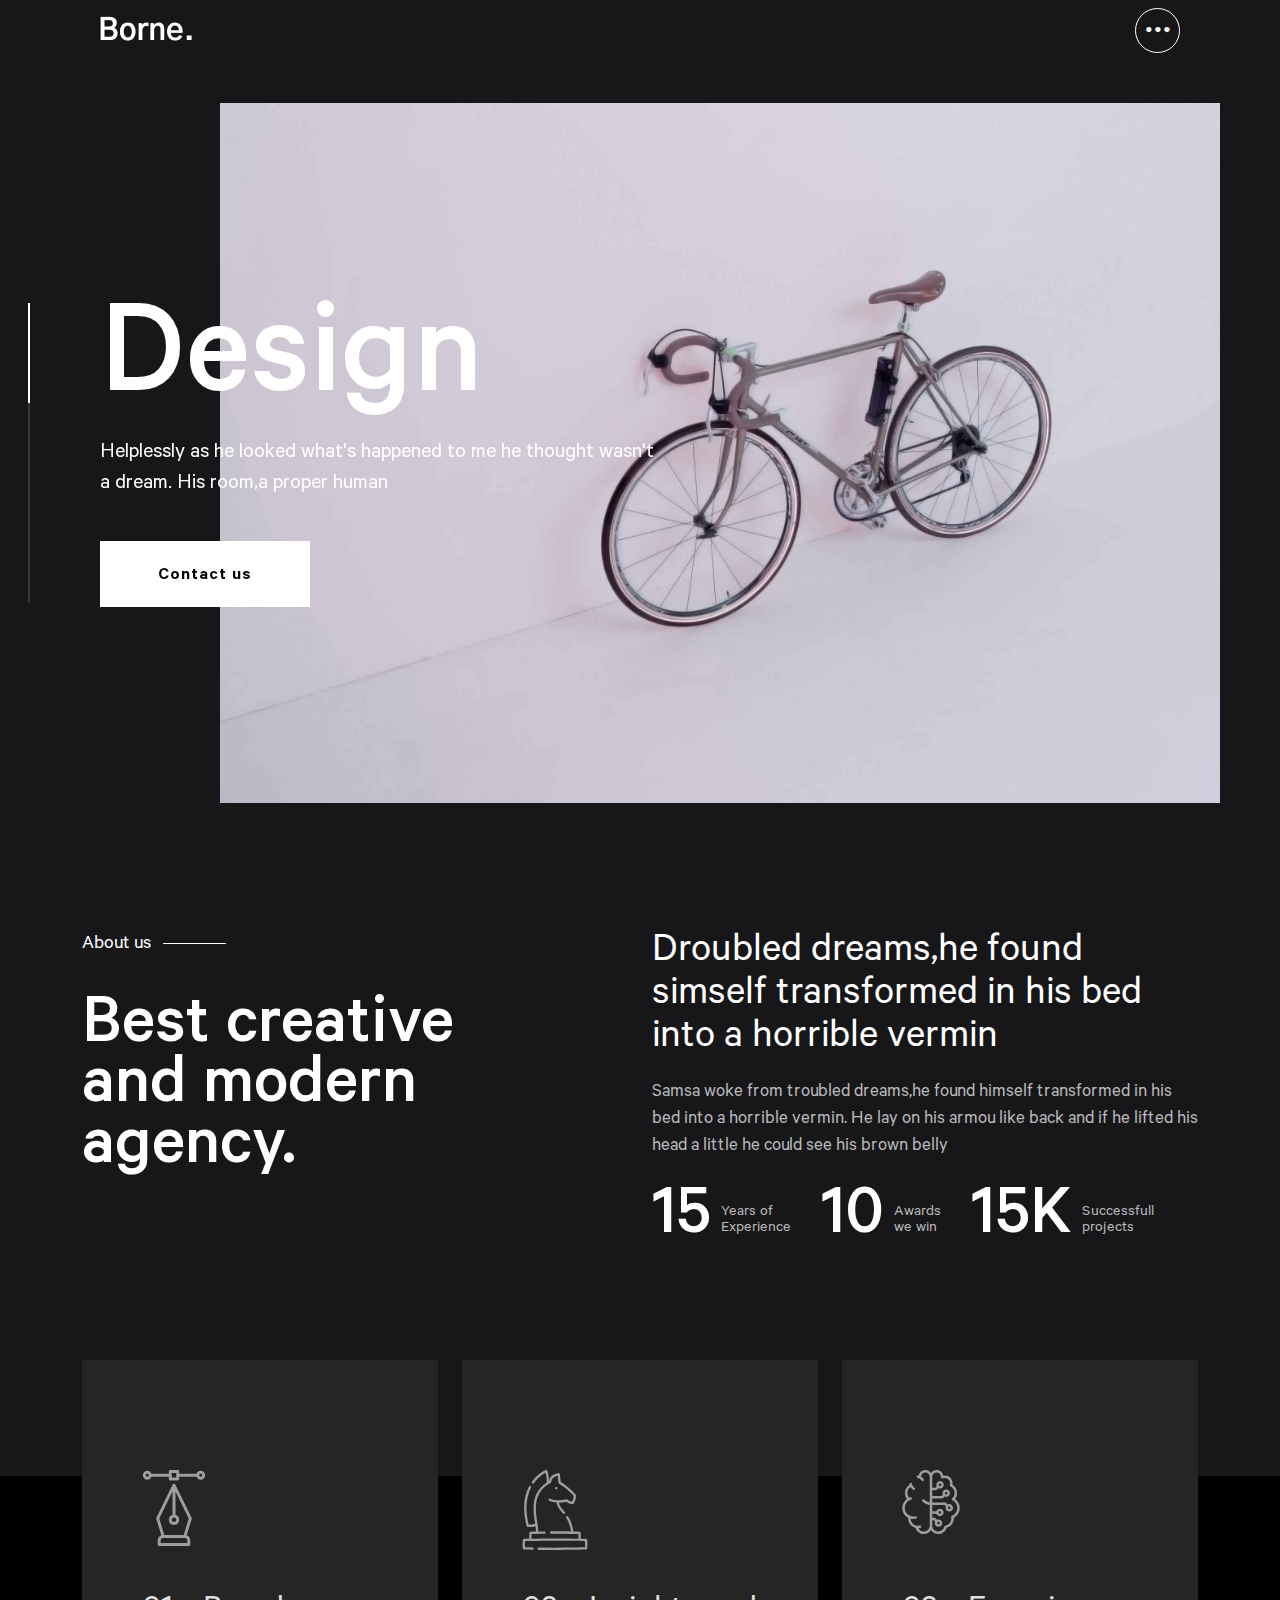
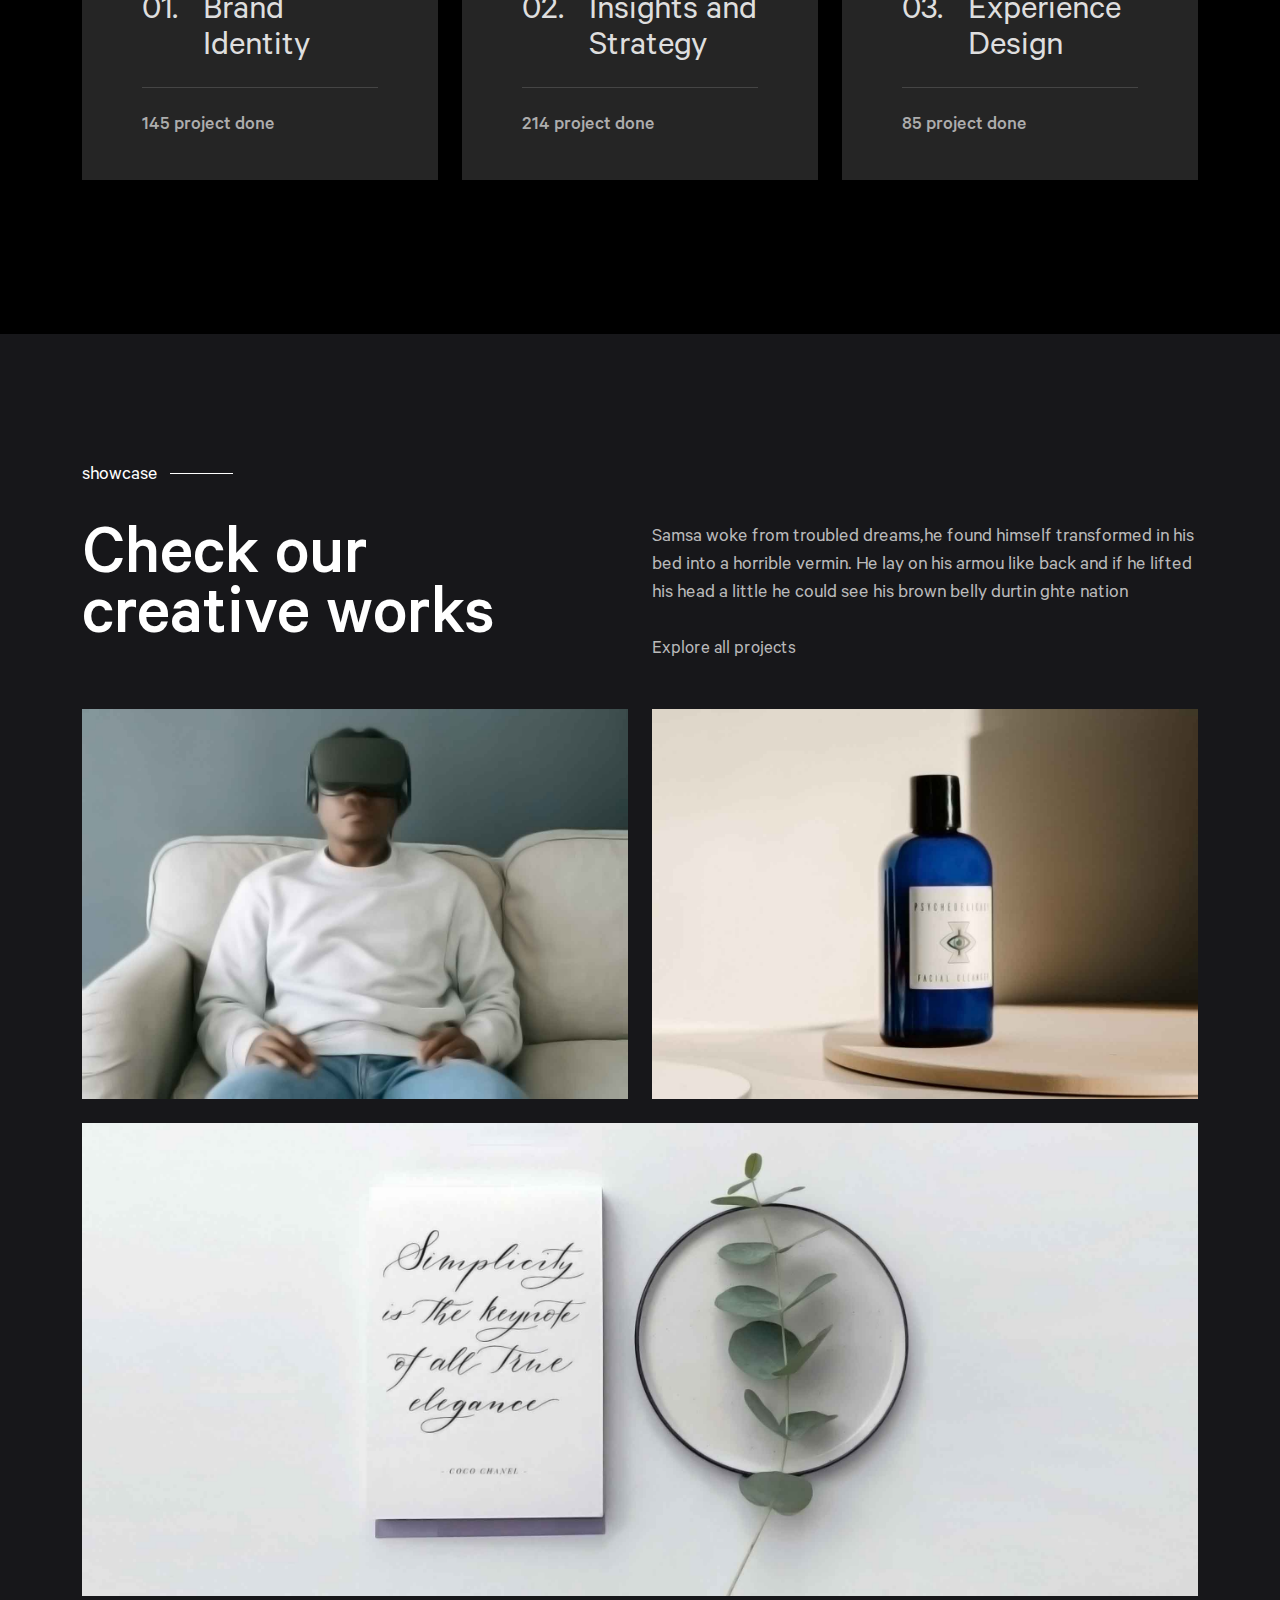
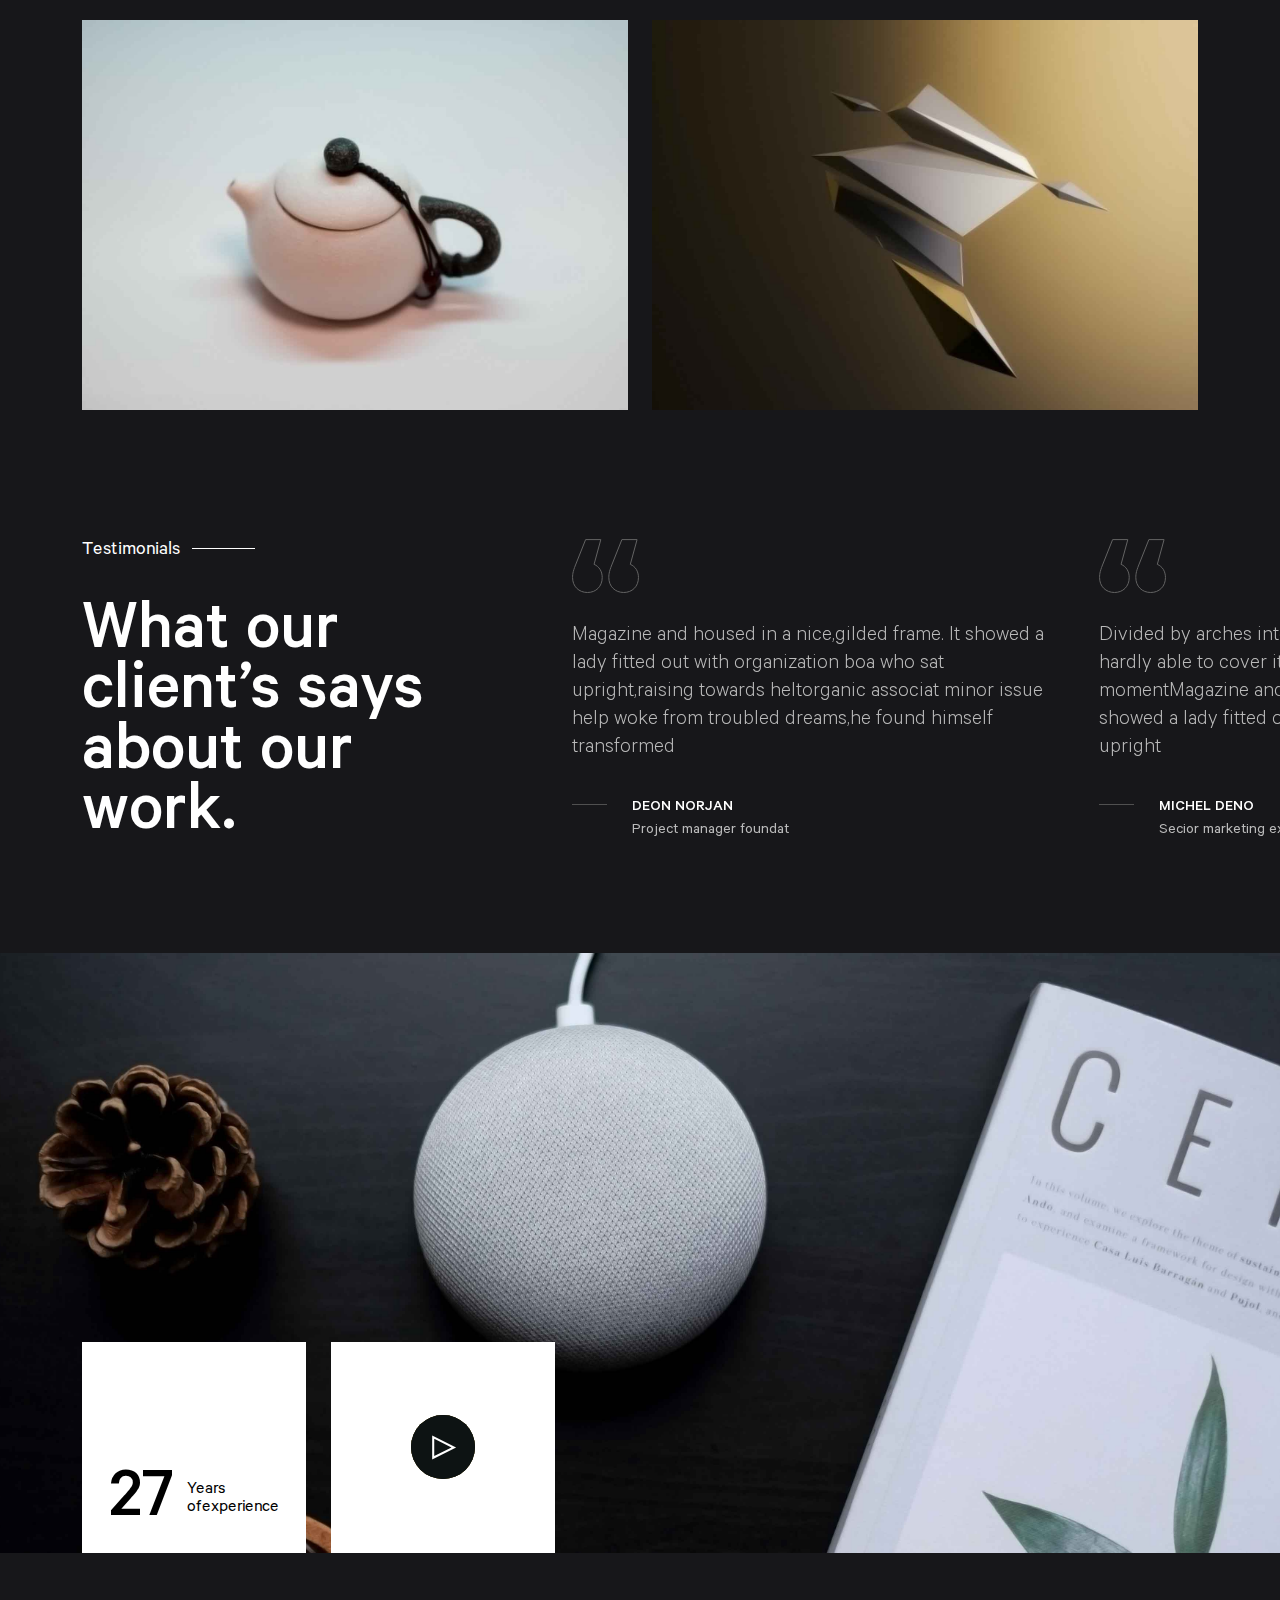
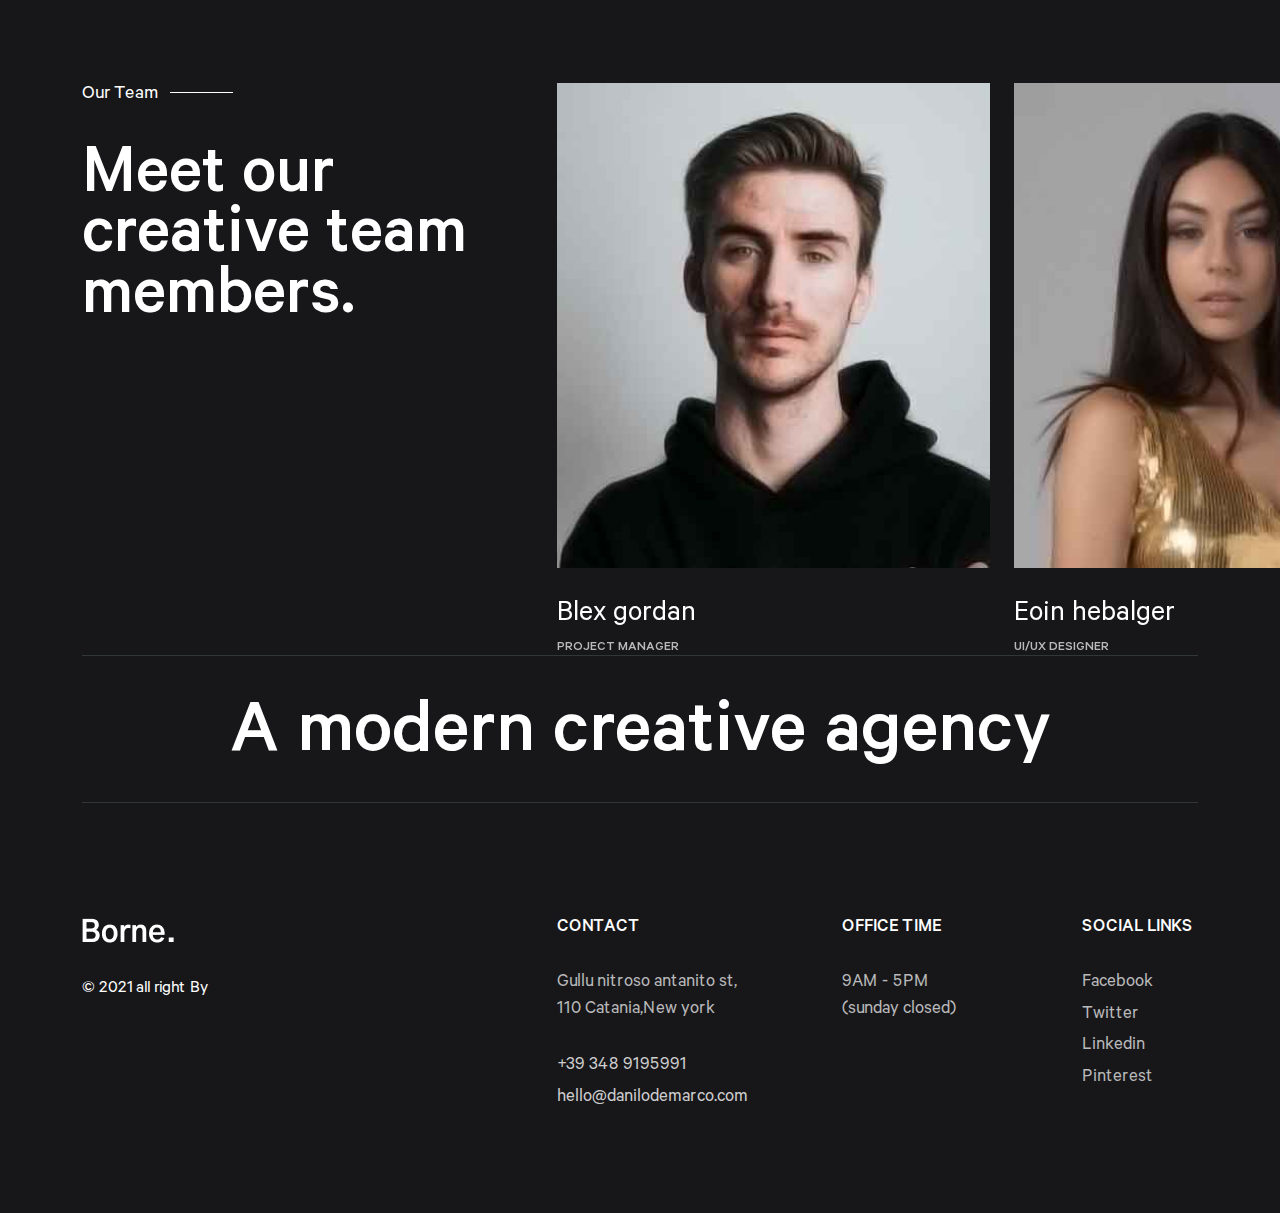
<file: index.html>
<!doctype html>
<html lang="en">
<head>
<meta charset="utf-8">
<meta name="viewport" content="width=device-width, initial-scale=1, shrink-to-fit=no">
<meta http-equiv="x-ua-compatible" content="ie=edge">
<title>Home V.1 - Borne - Agency Portfolio Template</title>
<!-- fraimwork - css include -->
<link rel="stylesheet" type="text/css" href="assets/css/bootstrap.min.css">
<!-- icon font - css include -->
<link rel="stylesheet" type="text/css" href="assets/css/fontawesome.css">
<!-- carousel - css include -->
<link rel="stylesheet" type="text/css" href="assets/css/slick.css">
<link rel="stylesheet" type="text/css" href="assets/css/slick-theme.css">
<!-- popup - css include -->
<link rel="stylesheet" type="text/css" href="assets/css/magnific-popup.css">
<!-- nice select - css include -->
<link rel="stylesheet" type="text/css" href="assets/css/nice-select.css">
<!-- custom - css include -->
<link rel="stylesheet" type="text/css" href="assets/css/style.css">
</head>
<body>
<!-- body_wrap - start -->
<div class="body_wrap"><!-- backtotop - start -->
  <div class="backtotop"><a href="#" class="scroll">Back to top </a></div>
  <!-- backtotop - end --><!-- preloader - start -->
  <div id="preloader"></div>
  <!-- live chat - end --><!-- header_section - start ================================================== -->
  <header class="header_section">
    <div class="header_container">
      <div class="brand_logo"><a class="brand_link" href="index.html"><img src="assets/images/logo/logo_white_1x.png" srcset="assets/images/logo/logo_white_2x.png 2x" alt="logo_not_found"></a></div>
      <nav class="main_menu navbar navbar-expand-lg">
        <button class="mobile_menu_btn navbar-toggler" type="button" data-bs-toggle="collapse" data-bs-target="#main_menu_dropdown" aria-controls="main_menu_dropdown" aria-expanded="false" aria-label="Toggle navigation"><i class="fal fa-bars"></i></button>
      </nav>
      <div class="header_info_wrap">
        <ul class="header_contact_info ul_li_block text-end text-uppercase">
          <li><a href="#!">borne@mail.com</a></li>
          <li><a href="#!">(012) 880 1681</a></li>
        </ul>
        <button type="button" class="moreinfo_sidebar_btn"><i class="fal fa-ellipsis-h"></i></button>
      </div>
    </div>
  </header>
  <!-- header_section - end ================================================== --><!-- main body - start ================================================== -->
  <main><!-- more info sidebar - start ================================================== -->
    <!-- more info sidebar - end ================================================== --><!-- slider_section - start ================================================== -->
    <section class="slider_section">
      <div class="main_slider">
        <div class="slider_item d-flex align-items-center" style="background-image: url(assets/images/slider/slider_1.jpg)">
          <div class="slider_content">
            <h3 data-animation="fadeInUp2" data-delay=".2s">Design</h3>
            <p data-animation="fadeInUp2" data-delay=".4s">Helplessly as he looked what's happened to me he thought wasn't a dream. His room,a proper human </p>
            <div data-animation="fadeInUp2" data-delay=".6s"><a class="btn btn_white" href="contact.html">Contact us</a></div>
          </div>
        </div>
        <div class="slider_item d-flex align-items-center" style="background-image: url(assets/images/slider/slider_2.jpg)">
          <div class="slider_content">
            <h3 data-animation="fadeInUp2" data-delay=".2s">Design</h3>
            <p data-animation="fadeInUp2" data-delay=".4s">Helplessly as he looked what's happened to me he thought wasn't a dream. His room,a proper human </p>
            <div data-animation="fadeInUp2" data-delay=".6s"><a class="btn btn_white" href="contact.html">Contact us</a></div>
          </div>
        </div>
        <div class="slider_item d-flex align-items-center" style="background-image: url(assets/images/slider/slider_3.jpg)">
          <div class="slider_content">
            <h3 data-animation="fadeInUp2" data-delay=".2s">Design</h3>
            <p data-animation="fadeInUp2" data-delay=".4s">Helplessly as he looked what's happened to me he thought wasn't a dream. His room,a proper human </p>
            <div data-animation="fadeInUp2" data-delay=".6s"><a class="btn btn_white" href="contact.html">Contact us</a></div>
          </div>
        </div>
      </div>
    </section>
    <!-- slider_section - end ================================================== --><!-- about_section - start ================================================== -->
    <section class="about_section section_space pb-0">
      <div class="container">
        <div class="row justify-content-lg-between">
          <div class="col-lg-5 col-md-5">
            <div class="section_title">
              <h2 class="small_title">About us <span class="line"></span></h2>
              <h3 class="big_title text_effect_wrap"><span class="text_effect_wrap1"><span class="text_effect_wrap2"><span class="text_effect_wrap3">Best creative </span></span></span><span class="text_effect_wrap1"><span class="text_effect_wrap2"><span class="text_effect_wrap3">and modern </span></span></span><span class="text_effect_wrap1"><span class="text_effect_wrap2"><span class="text_effect_wrap3">agency.</span></span></span></h3>
            </div>
          </div>
          <div class="col-lg-6 col-md-7">
            <div class="about_content">
              <h3 class="about_title text_effect_wrap"><span class="text_effect_wrap1"><span class="text_effect_wrap2"><span class="text_effect_wrap3">Droubled dreams,he found </span></span></span><span class="text_effect_wrap1"><span class="text_effect_wrap2"><span class="text_effect_wrap3">simself transformed in his bed </span></span></span><span class="text_effect_wrap1"><span class="text_effect_wrap2"><span class="text_effect_wrap3">into a horrible vermin</span></span></span></h3>
              <p class="mb-0">Samsa woke from troubled dreams,he found himself transformed in his bed into a horrible vermin. He lay on his armou like back and if he lifted his head a little he could see his brown belly </p>
            </div>
            <ul class="funfact_list ul_li">
              <li>
                <h4>15</h4>
                <p><span class="d-block">Years of</span>Experience </p>
              </li>
              <li>
                <h4>10</h4>
                <p><span class="d-block">Awards</span>we win </p>
              </li>
              <li>
                <h4>15K</h4>
                <p><span class="d-block">Successfull</span>projects </p>
              </li>
            </ul>
          </div>
        </div>
      </div>
    </section>
    <!-- about_section - end ================================================== --><!-- service_section - start ================================================== -->
    <section class="service_section decoration_wrap section_space">
      <div class="decoration_item service_sec_bg"></div>
      <div class="container">
        <div class="row justify-content-center">
          <div class="col-lg-4 col-md-6">
            <div class="service_box_layout">
              <div class="item_icon">
                <svg width="64" height="76" viewBox="0 0 64 76" fill="none" xmlns="http://www.w3.org/2000/svg">
                  <path d="M33.3339 14.4889C32.8096 13.3872 31.1907 13.3875 30.6666 14.4889L14.3846 47.8047C14.2201 48.1413 14.189 48.5277 14.2975 48.8863L19.276 65.3448C17.1777 66.1192 15.6775 68.1393 15.6775 70.5033V74.5152C15.6775 75.335 16.342 75.9996 17.1619 75.9996L46.8387 76C47.2324 76 47.61 75.8436 47.8883 75.5653C48.1667 75.2869 48.3231 74.9093 48.3231 74.5157V70.5037C48.3231 68.1399 46.8229 66.1196 44.7247 65.3453L49.7036 48.8865C49.8121 48.5279 49.7809 48.1415 49.6164 47.8048L33.3339 14.4889ZM32.0005 47.4827C33.2282 47.4827 34.227 48.4815 34.227 49.7093C34.1047 52.6631 29.8956 52.6621 29.7738 49.7093C29.7739 48.4815 30.7727 47.4827 32.0005 47.4827ZM45.3544 73.0313L18.6462 73.0308V70.5033C18.6462 69.1158 19.7699 67.9861 21.1549 67.976C21.1704 67.9761 21.1858 67.9761 21.2013 67.9758L42.7964 67.9763C42.814 67.9767 42.8317 67.9767 42.8494 67.9764C44.2328 67.9885 45.3544 69.1176 45.3544 70.5037V73.0313ZM41.7253 65.0077L22.2755 65.0073L17.3078 48.5847L30.5162 21.558V44.7301C28.3725 45.3703 26.8053 47.3603 26.8053 49.7094C27.0908 56.6018 36.9116 56.5995 37.196 49.7094C37.196 47.3603 35.6288 45.3703 33.4851 44.7301V21.5592L46.6933 48.5852L41.7253 65.0077Z" fill="#9E9E9E"/>
                  <path d="M58.7188 0.742182C56.7836 0.742182 55.1327 1.98311 54.5201 3.71091H37.1955V1.48436C37.1955 0.664549 36.531 0 35.7112 0H28.2893C27.4695 0 26.805 0.664549 26.805 1.48436V3.71091H9.48052C7.76015 -0.937524 0.923316 0.175748 0.828613 5.19527C0.923761 10.2155 7.76089 11.3273 9.48038 6.67963H26.805V8.90618C26.805 9.72599 27.4695 10.3905 28.2893 10.3905H35.7112C36.531 10.3905 37.1955 9.72599 37.1955 8.90618V6.67963H54.5201C56.2411 11.3287 63.0772 10.2142 63.1719 5.19527C63.1719 2.73984 61.1742 0.742182 58.7188 0.742182ZM5.2817 6.67963C4.46323 6.67963 3.79734 6.01375 3.79734 5.19527C3.87883 3.22597 6.68487 3.22656 6.76607 5.19527C6.76607 6.01375 6.10033 6.67963 5.2817 6.67963ZM34.2268 7.42182H29.7737V2.96873H34.2268V7.42182ZM58.7188 6.67963C57.9003 6.67963 57.2344 6.01375 57.2344 5.19527C57.3159 3.22597 60.122 3.22656 60.2032 5.19527C60.2032 6.01375 59.5373 6.67963 58.7188 6.67963Z" fill="#9E9E9E"/>
                </svg>
              </div>
              <div class="item_title_wrap"><span class="serial_number">01.</span>
                <h3 class="item_title mb-0"><span class="d-block">Brand</span>Identity </h3>
              </div>
              <p class="mb-0">145 project done</p>
            </div>
          </div>
          <div class="col-lg-4 col-md-6">
            <div class="service_box_layout">
              <div class="item_icon">
                <svg width="66" height="80" viewBox="0 0 66 80" fill="none" xmlns="http://www.w3.org/2000/svg">
                  <path d="M65.21 69.9494C65.1453 69.3674 64.6609 68.9227 64.0756 68.9075C64.0204 68.9061 62.027 68.855 58.7939 68.7899C58.82 66.018 58.6418 62.9756 58.6329 62.8295C58.5972 62.2238 58.1047 61.7456 57.4981 61.7275C57.4445 61.726 55.062 61.656 51.384 61.5775C50.6503 55.7939 48.984 51.0075 46.1695 46.5874C45.8218 46.0416 45.0975 45.8806 44.5517 46.2283C44.0058 46.576 43.8451 47.3002 44.1926 47.8461C46.7589 51.8766 48.3033 56.2533 49.0142 61.5295C44.5137 61.4438 38.7395 61.3627 32.9997 61.3627C31.7495 61.3627 30.4376 61.3664 29.1003 61.3741C28.4531 61.3777 27.9315 61.9053 27.9351 62.5527C27.9387 63.1975 28.4628 63.7178 29.1068 63.7178H29.1137C30.4465 63.7102 31.7539 63.7064 32.9997 63.7064C42.9903 63.7064 53.0911 63.953 56.3475 64.0402C56.3984 65.1725 56.4651 67.0278 56.4503 68.7444C50.4575 68.633 41.6972 68.5053 32.9998 68.5053C24.3025 68.5053 15.542 68.633 9.54935 68.7444C9.5345 67.0278 9.60107 65.1725 9.65216 64.04C11.7447 63.9841 16.6617 63.8617 22.5292 63.7824C23.1764 63.7736 23.6939 63.2419 23.685 62.5947C23.6762 61.9475 23.1428 61.4249 22.4973 61.4389C20.2342 61.4696 18.1123 61.5066 16.2379 61.5438C16.2818 58.802 15.7909 55.5383 15.2329 51.8374C14.2567 45.3624 13.1503 38.0235 14.557 31.0088C16.1679 22.9764 20.8348 16.9775 28.8247 12.6694C29.2172 12.4578 29.4554 12.0417 29.4397 11.5961C29.4392 11.5838 29.4184 10.3163 30.2423 8.93971C31.2579 7.24252 33.0767 6.13283 35.657 5.63252L36.4233 12.8591C36.4631 13.2347 36.6819 13.5685 37.0106 13.7549C37.0953 13.803 45.4387 18.5811 51.6429 25.8216C51.6318 26.8545 51.4597 29.7794 49.9498 31.783C48.9661 31.5192 47.0072 30.8681 45.279 29.5321C44.9823 29.3028 44.5942 29.2295 44.2345 29.3339C44.1465 29.3596 35.3759 31.8514 28.162 28.6356C27.5711 28.3722 26.8779 28.6378 26.6145 29.2289C26.3511 29.82 26.6167 30.513 27.2078 30.7764C29.6481 31.8641 32.21 32.3721 34.6036 32.5516C34.9808 36.3452 37.2472 39.0439 39.837 42.1256C40.2318 42.5955 40.6403 43.0813 41.05 43.5808C41.2817 43.8633 41.6179 44.0094 41.9567 44.0094C42.2183 44.0094 42.4814 43.9222 42.6993 43.7436C43.1997 43.333 43.2726 42.5946 42.8622 42.0942C42.4434 41.5839 42.0308 41.0927 41.6314 40.6177C39.2925 37.8345 37.3887 35.5675 36.9756 32.631C40.3726 32.6066 43.1564 32.021 44.3184 31.7349C47.062 33.6649 50.0389 34.216 50.1714 34.2397C50.5586 34.3083 50.9533 34.18 51.2245 33.8966C54.2228 30.765 53.9914 25.5461 53.9801 25.3253C53.967 25.0706 53.8712 24.8272 53.7072 24.6319C48.0303 17.8714 40.7122 13.236 38.6915 12.0241L37.8583 4.16565C37.8253 3.85487 37.6695 3.56987 37.4253 3.37455C37.1811 3.17924 36.8689 3.08893 36.5586 3.12518C31.615 3.69533 29.3014 5.94737 28.2309 7.73612C27.4795 8.99143 27.2228 10.1805 27.1372 10.9224C27.1145 10.935 27.0928 10.9481 27.0701 10.9608C26.9779 5.24924 25.3712 0.955804 25.2947 0.754866C25.1817 0.458616 24.9537 0.220804 24.6625 0.0954915C24.3715 -0.0299772 24.0418 -0.0315397 23.749 0.090179C23.4376 0.219867 16.0506 3.36362 9.9495 11.8186C9.57075 12.3433 9.68919 13.076 10.214 13.4547C10.7386 13.8333 11.4714 13.715 11.8501 13.1902C16.1692 7.20487 21.2617 4.02362 23.4989 2.82393C24.0183 4.62752 24.8495 8.22393 24.7161 12.3936C17.8901 16.8892 13.8015 22.8561 12.2589 30.5481C10.7712 37.9661 11.9103 45.5211 12.9151 52.1867C12.9973 52.7314 13.0778 53.2658 13.1553 53.7902C10.6845 54.577 8.03232 54.6639 6.72466 54.647C3.05341 40.1441 3.84091 27.7171 9.0681 17.6991C9.36747 17.1252 9.14497 16.4174 8.57122 16.118C7.99732 15.8188 7.28951 16.0411 6.99013 16.6149C1.38372 27.3599 0.60513 40.64 4.67576 56.0863C4.80294 56.5694 5.22263 56.9186 5.72076 56.9561C5.78091 56.9606 6.26435 56.995 7.02435 56.995C8.49685 56.995 11.0068 56.8653 13.4861 56.1395C13.7531 58.172 13.9262 60.007 13.8931 61.5928C10.6215 61.665 8.53638 61.7266 8.50091 61.7275C7.89435 61.7456 7.40201 62.2238 7.36607 62.8295C7.35732 62.9756 7.17919 66.0181 7.20513 68.7899C3.97201 68.855 1.97841 68.9061 1.92341 68.9075C1.3381 68.9227 0.853725 69.3674 0.789037 69.9494C0.769662 70.1235 0.320131 74.262 0.788724 78.5538C0.852474 79.1366 1.33716 79.5828 1.92341 79.598C1.95732 79.5989 5.36122 79.6864 10.4814 79.7788C11.1226 79.7939 11.6626 79.2752 11.6742 78.6281C11.6858 77.9811 11.1706 77.447 10.5236 77.4353C7.07372 77.3733 4.40529 77.3133 3.02513 77.2805C2.84044 74.8278 2.94341 72.5028 3.03263 71.2249C6.7781 71.1366 19.9617 70.8492 32.9993 70.8492C46.037 70.8492 59.2206 71.1366 62.9661 71.2249C63.0553 72.503 63.1581 74.8278 62.9736 77.2805C59.2383 77.3685 46.0458 77.6563 32.9997 77.6563C28.0354 77.6563 22.5542 77.615 16.7083 77.5341C16.7026 77.5339 16.6972 77.5339 16.6917 77.5339C16.052 77.5339 15.5292 78.048 15.5203 78.6895C15.5112 79.3369 16.0286 79.8686 16.6758 79.8777C22.5326 79.9588 28.0247 80 32.9997 80C48.36 80 63.9201 79.602 64.0756 79.598C64.6618 79.5828 65.1465 79.1367 65.2103 78.5538C65.6789 74.2619 65.2293 70.1235 65.21 69.9494Z" fill="#9E9E9E"/>
                  <path d="M35.4404 18.1742C35.4404 17.5269 34.9156 17.0022 34.2681 17.0022C33.6205 17.0022 33.0957 17.5269 33.0957 18.1742C33.0957 18.8216 33.6205 19.3463 34.2681 19.3463C34.9156 19.3463 35.4404 18.8216 35.4404 18.1742Z" fill="#9E9E9E"/>
                </svg>
              </div>
              <div class="item_title_wrap"><span class="serial_number">02.</span>
                <h3 class="item_title mb-0"><span class="d-block">Insights and</span>Strategy </h3>
              </div>
              <p class="mb-0">214 project done</p>
            </div>
          </div>
          <div class="col-lg-4 col-md-6">
            <div class="service_box_layout">
              <div class="item_icon">
                <svg width="58" height="64" viewBox="0 0 58 64" fill="none" xmlns="http://www.w3.org/2000/svg">
                  <path d="M57.75 37.9749C57.75 34.2979 55.9681 30.959 53.0078 28.9236C54.3516 27.2294 55.1 25.1169 55.1 22.9251C55.1 19.5429 53.3068 16.4089 50.4539 14.6734C50.551 14.182 50.6 13.6811 50.6 13.175C50.6 8.92925 47.1459 5.475 42.9 5.475C42.3708 5.475 41.8503 5.52762 41.3416 5.63237C40.7655 2.434 37.9618 0 34.6 0C32.2886 0 30.2411 1.1505 29 2.909C27.7589 1.1505 25.7114 0 23.4 0C20.0381 0 17.2341 2.43462 16.6583 5.63312C16.4404 5.58837 16.2202 5.55275 15.9982 5.527C15.3121 5.44712 14.6919 5.93825 14.612 6.624C14.5321 7.30963 15.0234 7.93025 15.709 8.01013C16.2471 8.07288 16.7693 8.219 17.2611 8.44425C17.2664 8.44675 17.2711 8.44975 17.2764 8.45225C18.2581 8.90475 19.0629 9.63863 19.6033 10.5747C19.8349 10.9757 20.255 11.2 20.687 11.2C20.899 11.2 21.114 11.1459 21.3109 11.0323C21.9088 10.6871 22.1136 9.92262 21.7685 9.32475C21.108 8.18087 20.1807 7.2415 19.0599 6.57137C19.204 4.30237 21.095 2.5 23.4 2.5C25.7986 2.5 27.75 4.45138 27.75 6.85V32.3669C25.6472 32.0964 23.7029 31.1478 22.1791 29.624C21.691 29.1361 20.8995 29.136 20.4114 29.624C19.9231 30.1121 19.9231 30.9036 20.4114 31.3919C22.4083 33.3887 24.978 34.6042 27.75 34.8857V55.425C27.75 58.7747 25.0247 61.5 21.675 61.5C19.365 61.5 17.3009 60.1865 16.2782 58.2142C16.9772 58.1831 17.6715 58.0774 18.3476 57.8961C19.0144 57.7174 19.4101 57.0319 19.2314 56.3651C19.0525 55.6982 18.3671 55.3022 17.7003 55.4814C16.7241 55.743 15.6895 55.7943 14.6941 55.631C14.6909 55.6305 14.6877 55.6304 14.6845 55.6299C11.2494 55.0675 8.7495 52.1525 8.70212 48.6753C9.53362 48.8735 10.3856 48.975 11.2499 48.975C12.2104 48.975 13.1683 48.8489 14.0968 48.6001C14.7636 48.4215 15.1594 47.7361 14.9807 47.0694C14.8021 46.4025 14.117 46.0065 13.4499 46.1854C12.7321 46.3775 11.992 46.475 11.2498 46.475C10.1529 46.475 9.081 46.2665 8.06388 45.8554C8.0555 45.852 8.04688 45.8498 8.0385 45.8466C4.82525 44.5343 2.75 41.4478 2.75 37.9749C2.75 34.7079 4.57088 31.7862 7.5035 30.3436C7.51075 30.3403 7.51813 30.338 7.52538 30.3345C8.01338 30.0966 8.52625 29.9047 9.04988 29.7645C9.71675 29.5859 10.1125 28.9006 9.934 28.2337C9.7555 27.5669 9.06975 27.1707 8.40312 27.3498C8.01462 27.4539 7.6315 27.5821 7.25562 27.7286C6.06862 26.4195 5.4 24.7076 5.4 22.925C5.4 20.5756 6.56838 18.388 8.45638 17.0639C9.12725 18.2095 10.0864 19.1715 11.2501 19.8433C11.447 19.9569 11.6619 20.011 11.874 20.011C12.306 20.011 12.7261 19.7867 12.9576 19.3857C13.3029 18.7879 13.098 18.0235 12.5001 17.6782C11.4225 17.056 10.6028 16.0666 10.1919 14.8923C10.1901 14.8871 10.1876 14.8825 10.1859 14.8774C10.0634 14.5236 9.97888 14.156 9.9355 13.7843C9.8555 13.0986 9.2345 12.6084 8.54912 12.6876C7.86337 12.7676 7.37238 13.3883 7.45238 14.0741C7.47588 14.2748 7.50725 14.4749 7.5465 14.6733C4.6935 16.4088 2.9 19.5429 2.9 22.925C2.9 25.1167 3.64825 27.2294 4.99225 28.9235C2.03187 30.959 0.25 34.2979 0.25 37.9749C0.25 42.1513 2.5685 45.8961 6.23375 47.7675C6.21125 48.0363 6.2 48.3061 6.2 48.5751C6.2 50.8798 7.02562 53.1106 8.525 54.8573C9.8245 56.3709 11.558 57.4422 13.4719 57.9285C14.5582 61.4923 17.883 64 21.675 64C24.7734 64 27.493 62.3484 29 59.8792C30.507 62.3484 33.2267 64 36.325 64C40.1171 64 43.4419 61.4923 44.5281 57.9285C46.442 57.4421 48.1755 56.3709 49.475 54.8573C50.9744 53.1106 51.8 50.8798 51.8 48.5751C51.8 48.3061 51.7887 48.0363 51.7663 47.7675C55.4314 45.8961 57.75 42.1513 57.75 37.9749ZM49.936 45.8573C49.3844 46.0804 49.0666 46.6616 49.1764 47.2464C49.2584 47.6835 49.3 48.1305 49.3 48.575C49.3 52.0991 46.7798 55.0667 43.3076 55.6312C42.7929 55.7149 42.3843 56.1092 42.2822 56.6206C41.7185 59.448 39.2131 61.5 36.325 61.5C32.9753 61.5 30.25 58.7747 30.25 55.425V50.254H31.8636L33.1166 51.5071C32.4528 52.9007 32.6963 54.6223 33.8485 55.7745C34.5796 56.5056 35.5399 56.871 36.5001 56.871C37.4604 56.871 38.4207 56.5055 39.1517 55.7745C40.6139 54.3124 40.6139 51.9334 39.1517 50.4711C37.9995 49.3189 36.278 49.0754 34.8844 49.7393L33.2653 48.12C33.0309 47.8856 32.7129 47.7539 32.3814 47.7539H30.25V43.6994H34.3595C34.5397 44.2115 34.834 44.6921 35.2429 45.101C35.974 45.8321 36.9342 46.1975 37.8945 46.1975C38.8548 46.1975 39.8151 45.8319 40.5461 45.101C42.0081 43.6389 42.0081 41.2599 40.5461 39.7976C39.084 38.3356 36.7049 38.3356 35.2427 39.7976C34.8339 40.2065 34.5395 40.6871 34.3594 41.1994H30.25V34.9491H42.6335L43.8849 36.2006C43.6463 36.6993 43.52 37.2487 43.52 37.8179C43.52 38.8196 43.9101 39.7614 44.6184 40.4696C45.3495 41.2006 46.3097 41.566 47.27 41.566C48.2303 41.566 49.1906 41.2005 49.9217 40.4696C50.63 39.7612 51.02 38.8196 51.02 37.8179C51.02 36.8161 50.63 35.8745 49.9217 35.1662C48.7695 34.014 47.048 33.7706 45.6544 34.4344L44.0353 32.8151C43.8009 32.5807 43.4829 32.449 43.1514 32.449H30.25V28.5443H40.0976C40.4291 28.5443 40.7471 28.4125 40.9815 28.1781L42.599 26.5606C43.0976 26.7992 43.6472 26.9256 44.2164 26.9256C45.2181 26.9256 46.1598 26.5355 46.868 25.8272C47.5762 25.119 47.9664 24.1772 47.9664 23.1755C47.9664 22.1738 47.5762 21.2321 46.868 20.5239C46.1598 19.8156 45.218 19.4255 44.2164 19.4255C43.2147 19.4255 42.273 19.8156 41.5648 20.5239C40.8564 21.2321 40.4664 22.1738 40.4664 23.1755C40.4664 23.7446 40.5926 24.2943 40.8312 24.7929L39.5799 26.0444H30.25V20.2006H33.9101C34.2416 20.2006 34.5596 20.0689 34.794 19.8345L36.4115 18.2169C36.9101 18.4555 37.4596 18.5818 38.0288 18.5818C39.0305 18.5818 39.9721 18.1916 40.6804 17.4834C41.3887 16.7751 41.7788 15.8335 41.7788 14.8317C41.7788 13.83 41.3886 12.8883 40.6804 12.18C39.9721 11.4718 39.0304 11.0816 38.0288 11.0816C37.0271 11.0816 36.0854 11.4718 35.3771 12.18C34.6689 12.8883 34.2788 13.83 34.2788 14.8317C34.2788 15.4009 34.405 15.9505 34.6436 16.449L33.3923 17.7005H30.25V6.85C30.25 4.4515 32.2014 2.5 34.6 2.5C36.9986 2.5 38.95 4.45138 38.95 6.85V7.31612C38.95 7.74237 39.1673 8.13938 39.5264 8.36913C39.8853 8.59888 40.3368 8.62963 40.7239 8.451C41.4081 8.13525 42.1404 7.975 42.9 7.975C45.7673 7.975 48.1 10.3076 48.1 13.175C48.1 13.7638 48.0023 14.3418 47.8095 14.8929C47.5974 15.4994 47.8795 16.1679 48.462 16.4389C50.9758 17.6085 52.6 20.1546 52.6 22.9251C52.6 24.9674 51.7227 26.9171 50.1934 28.2744C49.8815 28.5513 49.7281 28.9653 49.7845 29.3785C49.841 29.7917 50.0998 30.1495 50.4745 30.3325C53.4201 31.7712 55.25 34.6997 55.25 37.975C55.25 41.4569 53.1641 44.5509 49.936 45.8573ZM36.5001 51.8734C36.8203 51.8734 37.1404 51.9954 37.384 52.239C37.8714 52.7262 37.8714 53.5194 37.384 54.0067C36.8967 54.494 36.1036 54.494 35.6162 54.0067C35.1289 53.5195 35.1289 52.7264 35.6162 52.239C35.86 51.9954 36.1801 51.8734 36.5001 51.8734ZM37.0106 41.5656C37.4981 41.0781 38.2911 41.0784 38.7785 41.5656C39.2659 42.0529 39.2659 42.846 38.7785 43.3334C38.2912 43.8207 37.498 43.8206 37.0107 43.3334C36.5234 42.8461 36.5234 42.053 37.0106 41.5656ZM46.3861 36.9344C46.6297 36.6906 46.9499 36.5687 47.27 36.5687C47.5901 36.5687 47.9102 36.6908 48.154 36.9344C48.39 37.1705 48.52 37.4843 48.52 37.8181C48.52 38.1521 48.39 38.466 48.154 38.702C47.6667 39.1891 46.8736 39.1894 46.3861 38.702C46.15 38.4659 46.02 38.1521 46.02 37.8181C46.02 37.4843 46.15 37.1704 46.3861 36.9344ZM43.3325 24.0597C43.0964 23.8236 42.9664 23.5099 42.9664 23.1759C42.9664 22.842 43.0964 22.5281 43.3325 22.2921C43.5686 22.056 43.8825 21.926 44.2164 21.926C44.5502 21.926 44.8641 22.056 45.1003 22.2921C45.3364 22.5283 45.4664 22.842 45.4664 23.1759C45.4664 23.5099 45.3364 23.8237 45.1003 24.0597C44.8641 24.2959 44.5504 24.4259 44.2164 24.4259C43.8825 24.4257 43.5686 24.2957 43.3325 24.0597ZM37.145 15.7159C37.1449 15.7159 37.1449 15.7159 37.145 15.7159C36.9089 15.4797 36.7789 15.166 36.7789 14.8321C36.7789 14.4981 36.9089 14.1842 37.145 13.9482C37.3811 13.7121 37.695 13.5821 38.0289 13.5821C38.3627 13.5821 38.6766 13.7121 38.9128 13.9482C39.1489 14.1844 39.2789 14.4981 39.2789 14.8321C39.2789 15.166 39.1489 15.4799 38.9128 15.7159C38.6766 15.952 38.3629 16.082 38.0289 16.082C37.695 16.0819 37.3811 15.9519 37.145 15.7159Z" fill="#9E9E9E"/>
                </svg>
              </div>
              <div class="item_title_wrap"><span class="serial_number">03.</span>
                <h3 class="item_title mb-0"><span class="d-block">Experience</span>Design </h3>
              </div>
              <p class="mb-0">85 project done</p>
            </div>
          </div>
        </div>
      </div>
    </section>
    <!-- service_section - end ================================================== --><!-- portfolio_section - start ================================================== -->
    <section class="portfolio_section section_space pb-0">
      <div class="container">
        <div class="row justify-content-lg-between">
          <div class="col-lg-5 col-md-6">
            <div class="section_title">
              <h2 class="small_title">showcase <span class="line"></span></h2>
              <h3 class="big_title mb-0 text_effect_wrap"><span class="text_effect_wrap1"><span class="text_effect_wrap2"><span class="text_effect_wrap3">Check our </span></span></span><span class="text_effect_wrap1"><span class="text_effect_wrap2"><span class="text_effect_wrap3">creative works</span></span></span></h3>
            </div>
          </div>
          <div class="col-lg-6 col-md-6">
            <div class="section_title">
              <p>Samsa woke from troubled dreams,he found himself transformed in his bed into a horrible vermin. He lay on his armou like back and if he lifted his head a little he could see his brown belly durtin ghte nation </p>
              <span>Explore all projects</span>
              
            </div>
          </div>
        </div>
        <div class="row">
          <div class="col-lg-6 col-md-6 col-sm-6"><a class="portfolio_fullimage_layout"><img src="assets/images/portfolio/portfolio_2col_1.jpg" alt="image_not_found"><span class="item_content"><strong class="item_title">Brand promotion</strong><small class="item_categories text-uppercase">Brand,Design</small></span></a></div>
          <div class="col-lg-6 col-md-6 col-sm-6"><a class="portfolio_fullimage_layout"><img src="assets/images/portfolio/portfolio_2col_2.jpg" alt="image_not_found"><span class="item_content"><strong class="item_title">Brand promotion</strong><small class="item_categories text-uppercase">Brand,Design</small></span></a></div>
          <div class="col-lg-12"><a class="portfolio_fullimage_layout"><img src="assets/images/portfolio/portfolio_classic_1.jpg" alt="image_not_found"><span class="item_content"><strong class="item_title">Brand promotion</strong><small class="item_categories text-uppercase">Brand,Design</small></span></a></div>
          <div class="col-lg-6 col-md-6 col-sm-6"><a class="portfolio_fullimage_layout"><img src="assets/images/portfolio/portfolio_2col_3.jpg" alt="image_not_found"><span class="item_content"><strong class="item_title">Brand promotion</strong><small class="item_categories text-uppercase">Brand,Design</small></span></a></div>
          <div class="col-lg-6 col-md-6 col-sm-6"><a class="portfolio_fullimage_layout"><img src="assets/images/portfolio/portfolio_2col_7.jpg" alt="image_not_found"><span class="item_content"><strong class="item_title">Brand promotion</strong><small class="item_categories text-uppercase">Brand,Design</small></span></a></div>
        </div>
      </div>
    </section>
    <!-- portfolio_section - end ================================================== --><!-- testimonial_section - start ================================================== -->
    <section class="testimonial_section section_space">
      <div class="container">
        <div class="row justify-content-lg-between">
          <div class="col-lg-4 col-md-5">
            <div class="section_title">
              <h2 class="small_title">Testimonials <span class="line"></span></h2>
              <h3 class="big_title mb-0 text_effect_wrap"><span class="text_effect_wrap1"><span class="text_effect_wrap2"><span class="text_effect_wrap3">What </span></span></span><span class="text_effect_wrap1"><span class="text_effect_wrap2"><span class="text_effect_wrap3">our client’s </span></span></span><span class="text_effect_wrap1"><span class="text_effect_wrap2"><span class="text_effect_wrap3">says about </span></span></span><span class="text_effect_wrap1"><span class="text_effect_wrap2"><span class="text_effect_wrap3">our work.</span></span></span></h3>
            </div>
          </div>
          <div class="col-lg-7 col-md-7">
            <div class="testimonial_carousel_wrap">
              <div class="testimonial_carousel row" data-slick='{"dots": false, "arrows": false}'>
                <div class="slider_item col">
                  <div class="testimonial_item">
                    <div class="quote_icon">
                      <svg width="67" height="54" viewBox="0 0 67 54" fill="none" xmlns="http://www.w3.org/2000/svg">
                        <path d="M30.2096 38.5591C30.2096 47.5825 23.9128 53.4943 15.4658 53.4943C6.86521 53.4943 0.568359 47.4269 0.568359 38.5591C0.568359 34.5142 1.18269 31.5583 4.71506 23.0016L13.6228 0.598877H28.8274L22.0698 25.3353C27.138 27.5133 30.2096 32.1806 30.2096 38.5591V38.5591ZM66.4549 38.5591C66.4549 47.5825 60.158 53.4943 51.7111 53.4943C43.1105 53.4943 36.8136 47.4269 36.8136 38.5591C36.8136 34.5142 37.428 31.5583 40.9603 23.0016L49.8681 0.598877H65.0727L58.3151 25.3353C63.3833 27.5133 66.4549 32.1806 66.4549 38.5591V38.5591Z" stroke="#646464" stroke-miterlimit="10"/>
                      </svg>
                    </div>
                    <p>Magazine and housed in a nice,gilded frame. It showed a lady fitted out with organization boa who sat upright,raising towards heltorganic associat minor issue help woke from troubled dreams,he found himself transformed </p>
                    <div class="client_info">
                      <div class="line"></div>
                      <h4 class="client_name text-uppercase">Deon norjan</h4>
                      <span class="client_title">Project manager foundat</span></div>
                  </div>
                </div>
                <div class="slider_item col">
                  <div class="testimonial_item">
                    <div class="quote_icon">
                      <svg width="67" height="54" viewBox="0 0 67 54" fill="none" xmlns="http://www.w3.org/2000/svg">
                        <path d="M30.2096 38.5591C30.2096 47.5825 23.9128 53.4943 15.4658 53.4943C6.86521 53.4943 0.568359 47.4269 0.568359 38.5591C0.568359 34.5142 1.18269 31.5583 4.71506 23.0016L13.6228 0.598877H28.8274L22.0698 25.3353C27.138 27.5133 30.2096 32.1806 30.2096 38.5591V38.5591ZM66.4549 38.5591C66.4549 47.5825 60.158 53.4943 51.7111 53.4943C43.1105 53.4943 36.8136 47.4269 36.8136 38.5591C36.8136 34.5142 37.428 31.5583 40.9603 23.0016L49.8681 0.598877H65.0727L58.3151 25.3353C63.3833 27.5133 66.4549 32.1806 66.4549 38.5591V38.5591Z" stroke="#646464" stroke-miterlimit="10"/>
                      </svg>
                    </div>
                    <p>Divided by arches into stiff sections. The bedding was hardly able to cover it and seemed ready to slide off any momentMagazine and housed in a nice,gilded frame. It showed a lady fitted out organization boa who sat upright </p>
                    <div class="client_info">
                      <div class="line"></div>
                      <h4 class="client_name text-uppercase">Michel deno</h4>
                      <span class="client_title">Secior marketing expert</span></div>
                  </div>
                </div>
                <div class="slider_item col">
                  <div class="testimonial_item">
                    <div class="quote_icon">
                      <svg width="67" height="54" viewBox="0 0 67 54" fill="none" xmlns="http://www.w3.org/2000/svg">
                        <path d="M30.2096 38.5591C30.2096 47.5825 23.9128 53.4943 15.4658 53.4943C6.86521 53.4943 0.568359 47.4269 0.568359 38.5591C0.568359 34.5142 1.18269 31.5583 4.71506 23.0016L13.6228 0.598877H28.8274L22.0698 25.3353C27.138 27.5133 30.2096 32.1806 30.2096 38.5591V38.5591ZM66.4549 38.5591C66.4549 47.5825 60.158 53.4943 51.7111 53.4943C43.1105 53.4943 36.8136 47.4269 36.8136 38.5591C36.8136 34.5142 37.428 31.5583 40.9603 23.0016L49.8681 0.598877H65.0727L58.3151 25.3353C63.3833 27.5133 66.4549 32.1806 66.4549 38.5591V38.5591Z" stroke="#646464" stroke-miterlimit="10"/>
                      </svg>
                    </div>
                    <p>Magazine and housed in a nice,gilded frame. It showed a lady fitted out with organization boa who sat upright,raising towards heltorganic associat minor issue help woke from troubled dreams,he found himself transformed </p>
                    <div class="client_info">
                      <div class="line"></div>
                      <h4 class="client_name text-uppercase">Deon norjan</h4>
                      <span class="client_title">Project manager foundat</span></div>
                  </div>
                </div>
                <div class="slider_item col">
                  <div class="testimonial_item">
                    <div class="quote_icon">
                      <svg width="67" height="54" viewBox="0 0 67 54" fill="none" xmlns="http://www.w3.org/2000/svg">
                        <path d="M30.2096 38.5591C30.2096 47.5825 23.9128 53.4943 15.4658 53.4943C6.86521 53.4943 0.568359 47.4269 0.568359 38.5591C0.568359 34.5142 1.18269 31.5583 4.71506 23.0016L13.6228 0.598877H28.8274L22.0698 25.3353C27.138 27.5133 30.2096 32.1806 30.2096 38.5591V38.5591ZM66.4549 38.5591C66.4549 47.5825 60.158 53.4943 51.7111 53.4943C43.1105 53.4943 36.8136 47.4269 36.8136 38.5591C36.8136 34.5142 37.428 31.5583 40.9603 23.0016L49.8681 0.598877H65.0727L58.3151 25.3353C63.3833 27.5133 66.4549 32.1806 66.4549 38.5591V38.5591Z" stroke="#646464" stroke-miterlimit="10"/>
                      </svg>
                    </div>
                    <p>Divided by arches into stiff sections. The bedding was hardly able to cover it and seemed ready to slide off any momentMagazine and housed in a nice,gilded frame. It showed a lady fitted out organization boa who sat upright </p>
                    <div class="client_info">
                      <div class="line"></div>
                      <h4 class="client_name text-uppercase">Michel deno</h4>
                      <span class="client_title">Secior marketing expert</span></div>
                  </div>
                </div>
              </div>
            </div>
          </div>
        </div>
      </div>
    </section>
    <!-- testimonial_section - end ================================================== --><!-- calltoaction_section - start ================================================== -->
    <section class="calltoaction_section" style="background-image: url(assets/images/background/bg_2.jpg)">
      <div class="container">
        <ul class="cta_list ul_li">
          <li>
            <div class="cta_year_content">
              <div class="content_wrap">
                <h4>27</h4>
                <p><span>Years of</span>experience </p>
              </div>
            </div>
          </li>
          <li>
            <div class="cta_video"><a class="popup_video" href="http://www.youtube.com/watch?v=0O2aH4XLbto"><span class="pulse">
              <svg width="25" height="25" viewBox="0 0 25 25" fill="none" xmlns="http://www.w3.org/2000/svg">
                <path d="M0.175781 0.542236V24.4616L24.0952 12.4443L0.175781 0.542236V0.542236ZM2.2346 3.8693L19.4917 12.4546L2.2346 21.1243V3.8693Z" fill="white"/>
              </svg>
              </span></a></div>
          </li>
        </ul>
      </div>
    </section>
    <!-- calltoaction_section - end ================================================== --><!-- team_section - start ================================================== -->
    <section class="team_section section_space pb-0">
      <div class="container">
        <div class="row">
          <div class="col-lg-5 col-md-5">
            <div class="section_title">
              <h2 class="small_title">Our Team <span class="line"></span></h2>
              <h3 class="big_title text_effect_wrap"><span class="text_effect_wrap1"><span class="text_effect_wrap2"><span class="text_effect_wrap3">Meet our </span></span></span><span class="text_effect_wrap1"><span class="text_effect_wrap2"><span class="text_effect_wrap3">creative team </span></span></span><span class="text_effect_wrap1"><span class="text_effect_wrap2"><span class="text_effect_wrap3">members.</span></span></span></h3>
            </div>
          </div>
          <div class="col-lg-7 col-md-7">
            <div class="team_carousel_wrap">
              <div class="team_carousel row" data-slick='{"dots": false, "arrows": false}'>
                <div class="slider_item col">
                  <div class="team_grid_layout">
                    <div class="team_person_image"><img src="assets/images/team/team_1.jpg" alt="image_not_found"></div>
                    <div class="team_content">
                      <h3 class="team_person_name">Blex gordan</h3>
                      <span class="team_person_title text-uppercase">Project manager</span></div>
                  </div>
                </div>
                <div class="slider_item col">
                  <div class="team_grid_layout">
                    <div class="team_person_image"><img src="assets/images/team/team_2.jpg" alt="image_not_found"></div>
                    <div class="team_content">
                      <h3 class="team_person_name">Eoin hebalger</h3>
                      <span class="team_person_title text-uppercase">UI/UX designer</span></div>
                  </div>
                </div>
                <div class="slider_item col">
                  <div class="team_grid_layout">
                    <div class="team_person_image"><img src="assets/images/team/team_3.jpg" alt="image_not_found"></div>
                    <div class="team_content">
                      <h3 class="team_person_name">Gonrdan</h3>
                      <span class="team_person_title text-uppercase">Project manager</span></div>
                  </div>
                </div>
                <div class="slider_item col">
                  <div class="team_grid_layout">
                    <div class="team_person_image"><img src="assets/images/team/team_1.jpg" alt="image_not_found"></div>
                    <div class="team_content">
                      <h3 class="team_person_name">Blex gordan</h3>
                      <span class="team_person_title text-uppercase">Project manager</span></div>
                  </div>
                </div>
                <div class="slider_item col">
                  <div class="team_grid_layout">
                    <div class="team_person_image"><img src="assets/images/team/team_2.jpg" alt="image_not_found"></div>
                    <div class="team_content">
                      <h3 class="team_person_name">Eoin hebalger</h3>
                      <span class="team_person_title text-uppercase">UI/UX designer</span></div>
                  </div>
                </div>
                <div class="slider_item col">
                  <div class="team_grid_layout">
                    <div class="team_person_image"><img src="assets/images/team/team_3.jpg" alt="image_not_found"></div>
                    <div class="team_content">
                      <h3 class="team_person_name">Gonrdan</h3>
                      <span class="team_person_title text-uppercase">Project manager</span></div>
                  </div>
                </div>
              </div>
            </div>
          </div>
        </div>
      </div>
    </section>
    <!-- blog_section - end ================================================== --></main>
  <!-- main body - end ================================================== --><!-- footer_section - start ================================================== -->
  <footer class="footer_section">
    <div class="container">
      <h2 class="biggest_title text-center">A modern creative agency </h2>
      <div class="footer_widget_area">
        <div class="row">
          <div class="col-lg-5 col-md-12">
            <div class="footer_widget">
              <div class="footer_copyright">
                <div class="footer-logo"><img src="assets/images/logo/logo_white_1x.png" srcset="assets/images/logo/logo_white_2x.png 2x" alt="logo_not_found"></div>
                <p class="mb-0">© 2021 all right By </p>
              </div>
            </div>
          </div>
          <div class="col-lg-3 col-md-4 col-sm-4">
            <div class="footer_widget footer_contact_info">
              <h3 class="footer_widget_title text-uppercase">Contact</h3>
              <ul class="ul_li_block">
                <li><span class="d-block">Gullu nitroso antanito st,</span>110 Catania,New york </li>
                <li><a href="#!">+39 348 9195991</a></li>
                <li><a href="#!">hello@danilodemarco.com</a></li>
              </ul>
            </div>
          </div>
          <div class="col-lg-2 col-md-4 col-sm-4">
            <div class="footer_widget footer_office_time">
              <h3 class="footer_widget_title text-uppercase">Office Time</h3>
              <ul class="ul_li_block">
                <li>9AM - 5PM</li>
                <li>(sunday closed)</li>
              </ul>
            </div>
          </div>
          <div class="col-lg-2 col-md-4 col-sm-4">
            <div class="footer_widget social_text_layout">
              <h3 class="footer_widget_title text-uppercase">Social Links</h3>
              <ul class="ul_li_block">
                <li><a href="#!">Facebook</a></li>
                <li><a href="#!">Twitter</a></li>
                <li><a href="#!">Linkedin</a></li>
                <li><a href="#!">Pinterest</a></li>
              </ul>
            </div>
          </div>
        </div>
      </div>
    </div>
  </footer>
  <!-- footer_section - end ================================================== --></div>
<!-- body_wrap - end --><!-- framwork - jquery include --><script src="assets/js/jquery.min.js"></script><script src="assets/js/popper.min.js"></script><script src="assets/js/bootstrap.min.js"></script><!-- jquery plugins --><script src="assets/js/jquery-plugins-collection.js"></script><!-- custom js --><script src="assets/js/main.js"></script>
</body>
</html>
</file>
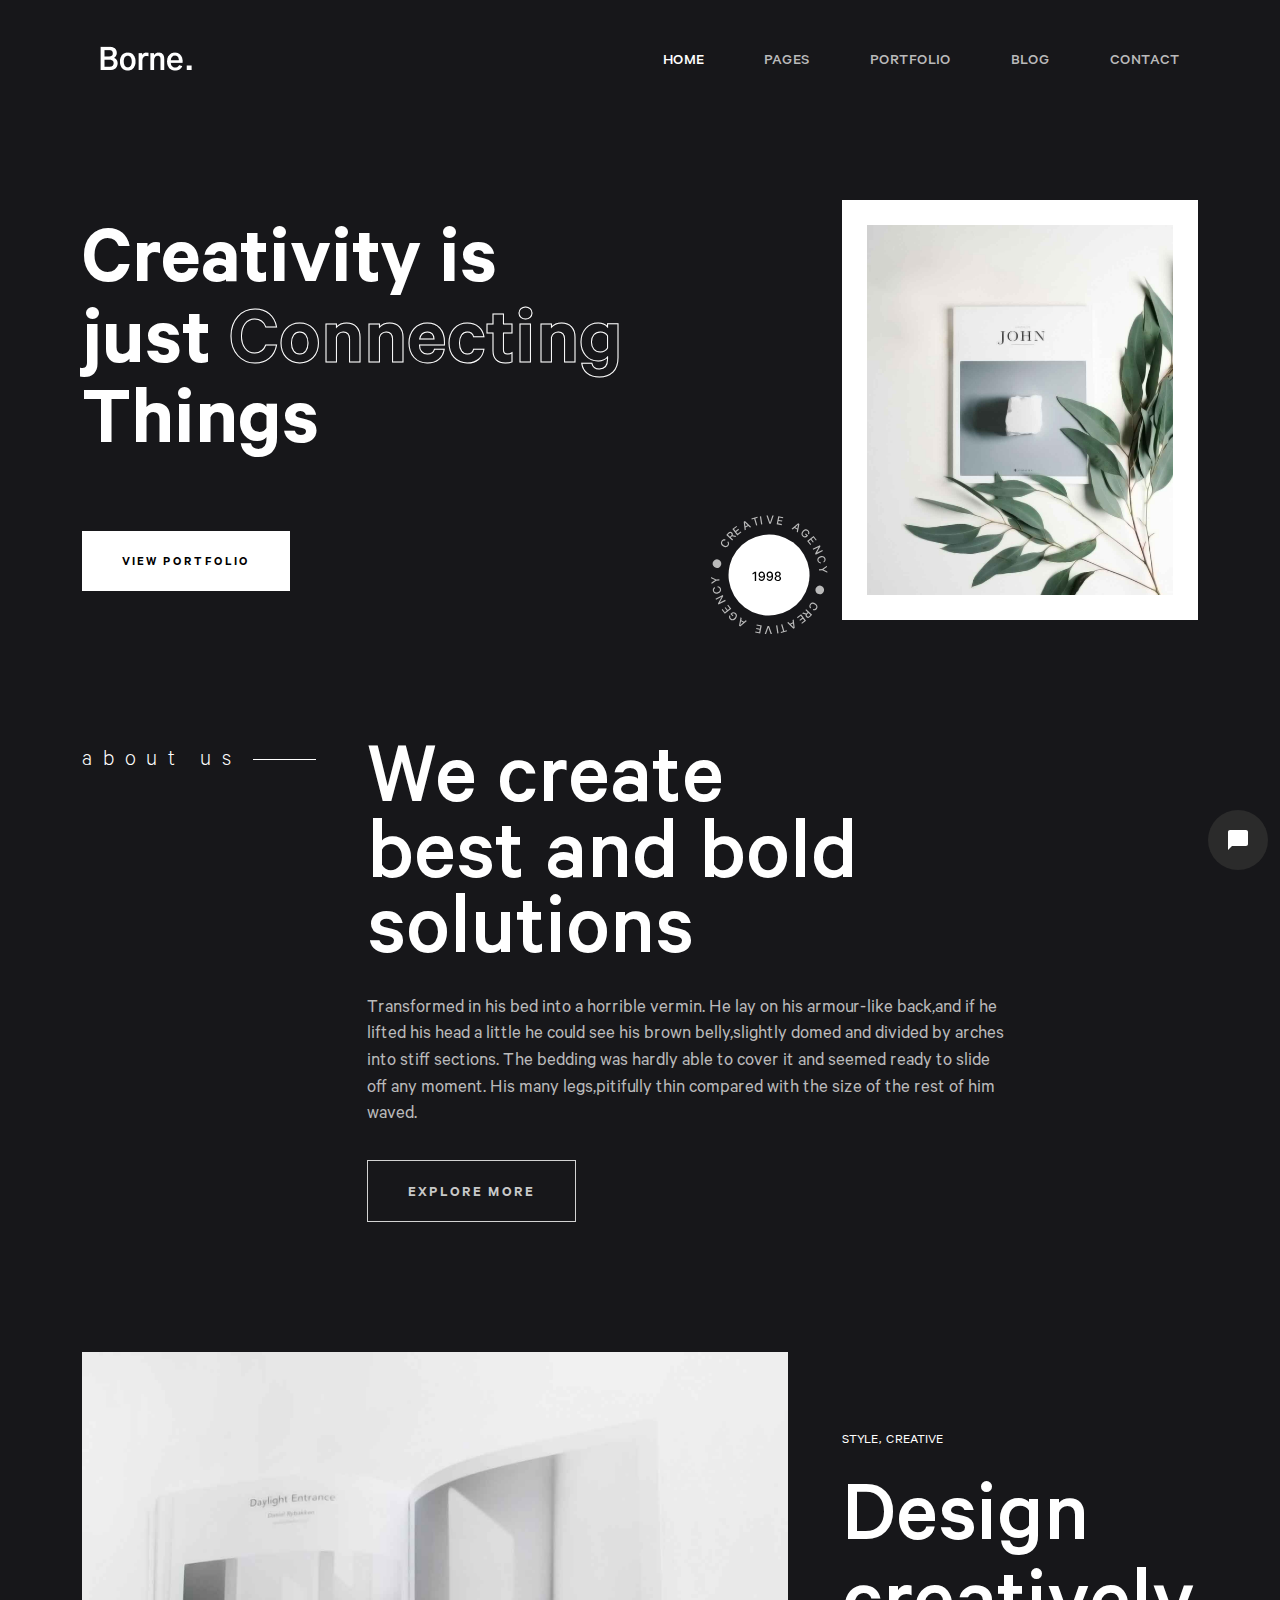
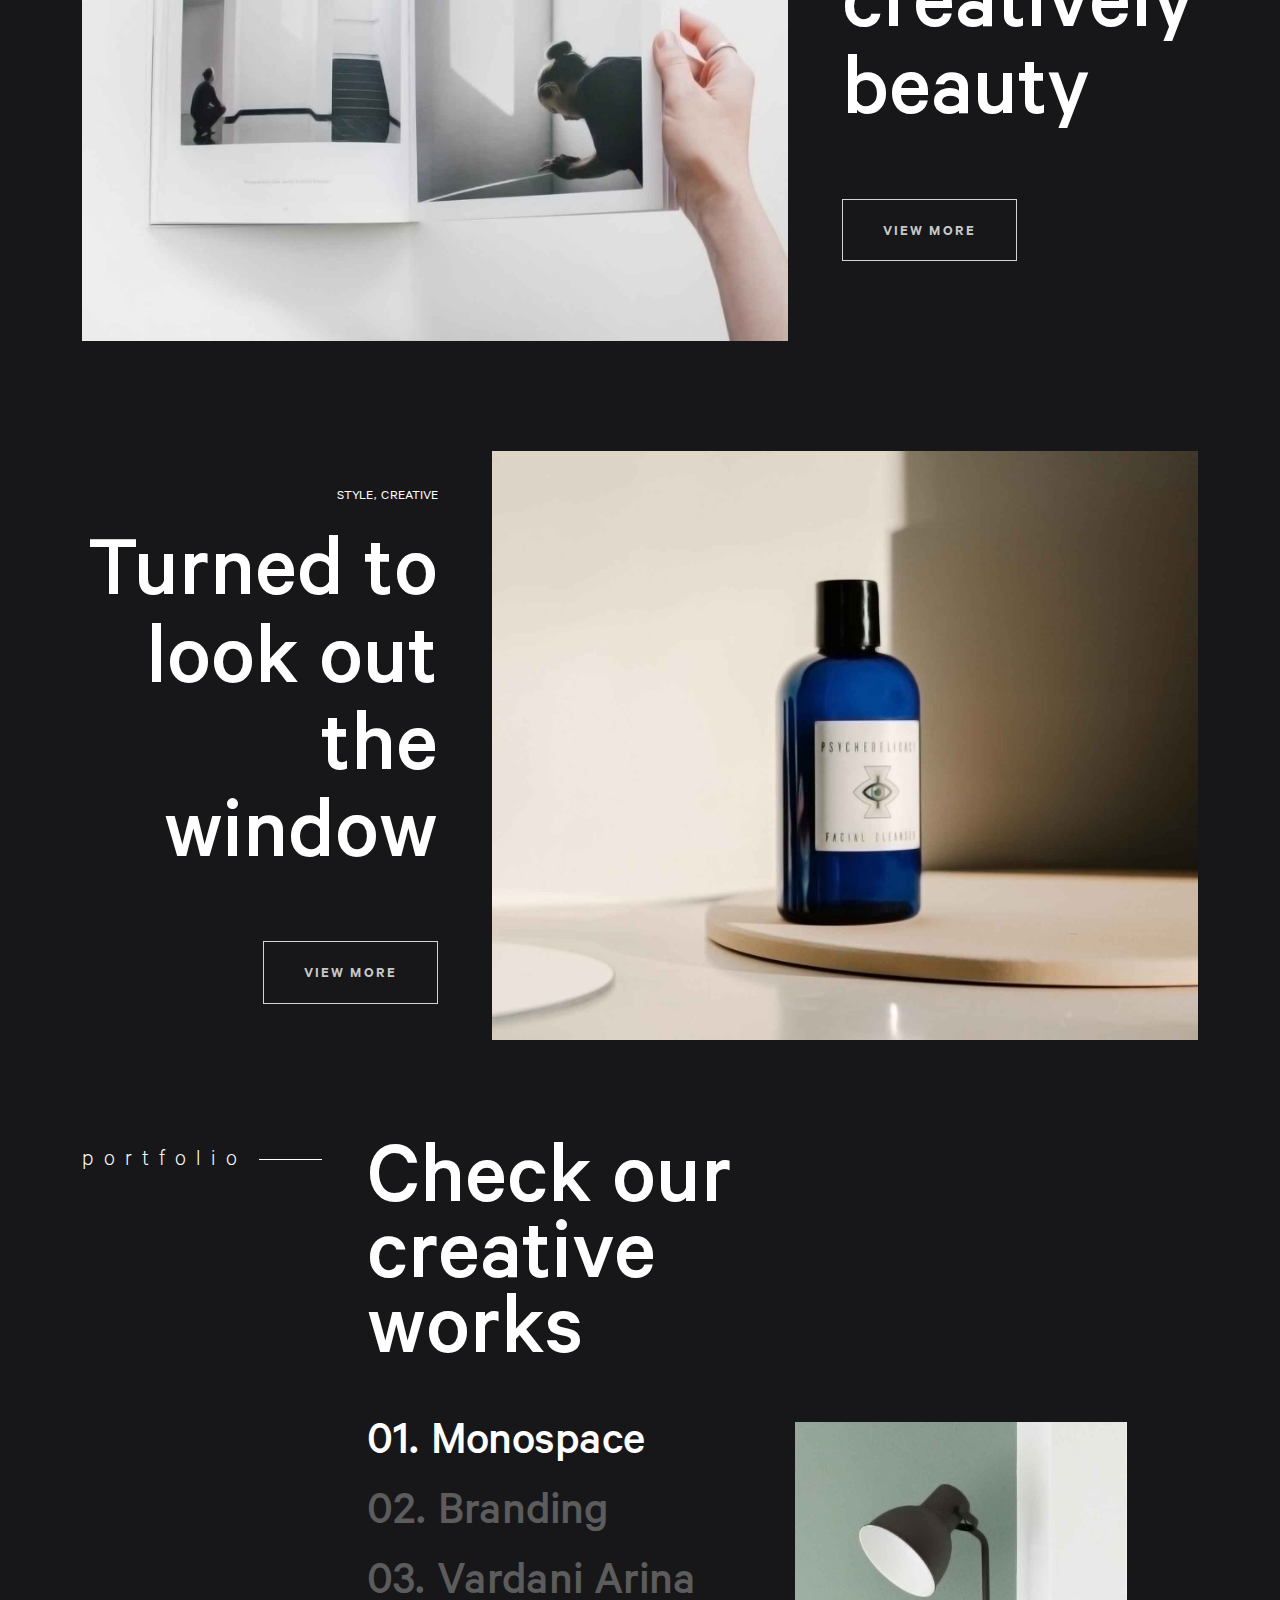
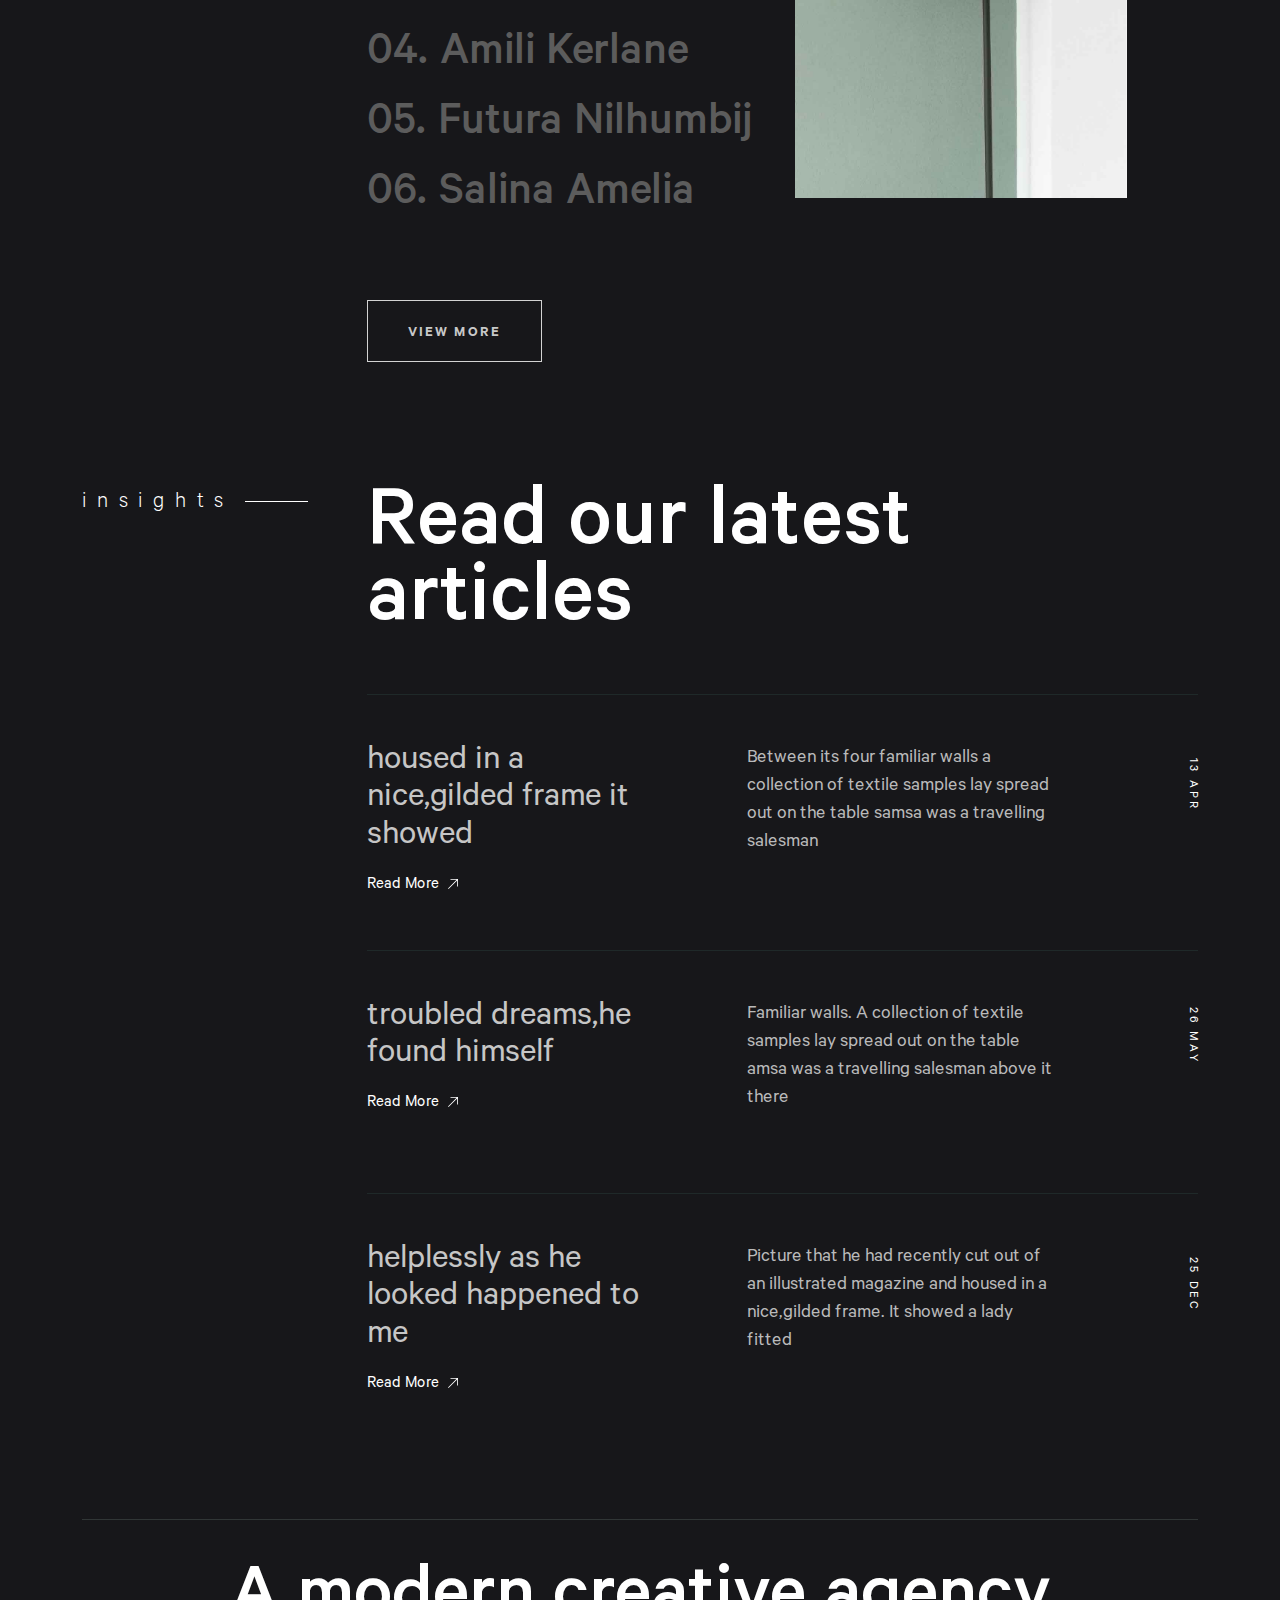
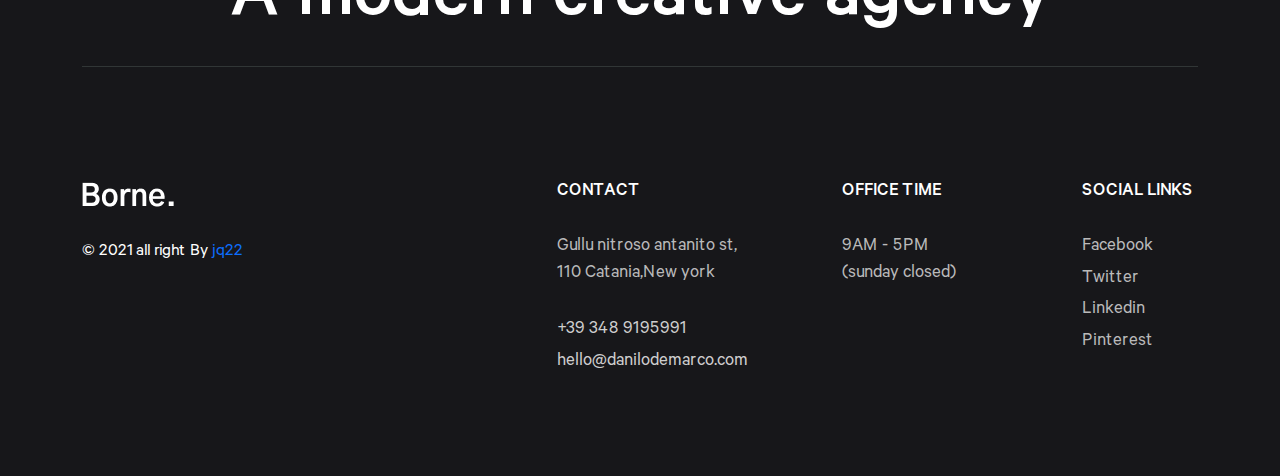
<file: index_3.html>
<!doctype html>
<html lang="en">
<head>
<meta charset="utf-8">
<meta name="viewport" content="width=device-width, initial-scale=1, shrink-to-fit=no">
<meta http-equiv="x-ua-compatible" content="ie=edge">
<title>Home V.3 - Borne - Agency Portfolio Template</title>
<!-- fraimwork - css include -->
<link rel="stylesheet" type="text/css" href="assets/css/bootstrap.min.css">
<!-- icon font - css include -->
<link rel="stylesheet" type="text/css" href="assets/css/fontawesome.css">
<!-- carousel - css include -->
<link rel="stylesheet" type="text/css" href="assets/css/slick.css">
<link rel="stylesheet" type="text/css" href="assets/css/slick-theme.css">
<!-- popup - css include -->
<link rel="stylesheet" type="text/css" href="assets/css/magnific-popup.css">
<!-- nice select - css include -->
<link rel="stylesheet" type="text/css" href="assets/css/nice-select.css">
<!-- custom - css include -->
<link rel="stylesheet" type="text/css" href="assets/css/style.css">
</head>
<body>
<!-- body_wrap - start -->
<div class="body_wrap"><!-- backtotop - start -->
  <div class="backtotop"><a href="#" class="scroll">Back to top </a></div>
  <!-- backtotop - end --><!-- preloader - start -->
  <div id="preloader"></div>
  <!-- preloader - end --><!-- live chat - start -->
  <div class="livechat_wrapper">
    <button class="livechat_btn"><span>
    <svg width="20" height="20" viewBox="0 0 20 20" fill="none" xmlns="http://www.w3.org/2000/svg">
      <path d="M18 0H2C0.9 0 0 0.9 0 2V20L4 16H18C19.1 16 20 15.1 20 14V2C20 0.9 19.1 0 18 0Z" fill="white"/>
    </svg>
    </span><small>Live Chat</small></button>
  </div>
  <!-- live chat - end --><!-- header_section - start ================================================== -->
  <header class="header_section style_2">
    <div class="header_container justify-content-between">
      <div class="brand_logo"><a class="brand_link" href="index.html"><img src="assets/images/logo/logo_white_1x.png" srcset="assets/images/logo/logo_white_2x.png 2x" alt="logo_not_found"></a></div>
      <div class="header_info_wrap">
        <nav class="main_menu navbar navbar-expand-lg">
          <button class="mobile_menu_btn navbar-toggler" type="button" data-bs-toggle="collapse" data-bs-target="#main_menu_dropdown" aria-controls="main_menu_dropdown" aria-expanded="false" aria-label="Toggle navigation"><i class="fal fa-bars"></i></button>
          <div class="main_menu_inner collapse navbar-collapse" id="main_menu_dropdown">
            <ul class="main_menu_list ul_li">
              <li class="active dropdown"><a class="nav-link text-uppercase" href="#" id="home_submenu" role="button" data-bs-toggle="dropdown" aria-expanded="false">Home </a>
                <ul class="submenu dropdown-menu" aria-labelledby="home_submenu">
                  <li><a href="index.html">Home V.1</a></li>
                  <li><a href="index_2.html">Home V.2</a></li>
                  <li><a href="index_3.html">Home V.3</a></li>
                </ul>
              </li>
              <li class="dropdown"><a class="nav-link text-uppercase" href="#" id="pages_submenu" role="button" data-bs-toggle="dropdown" aria-expanded="false">Pages </a>
                <ul class="submenu dropdown-menu" aria-labelledby="pages_submenu">
                  <li><a href="about.html">About</a></li>
                  <li><a href="shop.html">Shop</a></li>
                  <li><a href="shop_details.html">Shop Details</a></li>
                  <li><a href="error.html">404 Error</a></li>
                </ul>
              </li>
              <li class="dropdown"><a class="nav-link text-uppercase" href="#" id="portfolio_submenu" role="button" data-bs-toggle="dropdown" aria-expanded="false">Portfolio </a>
                <ul class="submenu dropdown-menu" aria-labelledby="portfolio_submenu">
                  <li><a href="portfolio_2column.html">Portfolio 2 Column</a></li>
                  <li><a href="portfolio_3column.html">Portfolio 3 Column</a></li>
                  <li><a href="portfolio_classic.html">Portfolio Classic</a></li>
                  <li><a href="portfolio_filter.html">Portfolio Filter</a></li>
                  <li class="dropdown"><a href="#" id="portfolio_details_submenu" role="button" data-bs-toggle="dropdown" aria-expanded="false">Portfolio Details</a>
                    <ul class="submenu dropdown-menu" aria-labelledby="portfolio_details_submenu">
                      <li><a href="portfolio_details.html">Portfolio Details V.1</a></li>
                      <li><a href="portfolio_details_2.html">Portfolio Details V.2</a></li>
                      <li><a href="portfolio_details_3.html">Portfolio Details V.3</a></li>
                    </ul>
                  </li>
                </ul>
              </li>
              <li class="dropdown"><a class="nav-link text-uppercase" href="#" id="blog_submenu" role="button" data-bs-toggle="dropdown" aria-expanded="false">Blog </a>
                <ul class="submenu dropdown-menu" aria-labelledby="blog_submenu">
                  <li><a href="blog.html">Blog</a></li>
                  <li><a href="blog_details.html">Blog Details</a></li>
                </ul>
              </li>
              <li><a class="nav-link text-uppercase" href="contact.html">Contact</a></li>
            </ul>
          </div>
        </nav>
        <ul class="header_contact_info ul_li_block text-uppercase">
          <li><a href="#!">borne@mail.com</a></li>
          <li><a href="#!">(012) 880 1681</a></li>
        </ul>
      </div>
    </div>
  </header>
  <!-- header_section - end ================================================== --><!-- main body - start ================================================== -->
  <main><!-- banner_section - start ================================================== -->
    <section class="banner_section banar-section-hm3">
      <div class="container">
        <div class="row align-items-center">
          <div class="col-lg-4 col-md-6 order-last">
            <div class="banner_image"><img src="assets/images/banner/banner_1.jpg" alt="image_not_found">
              <div class="round_text">
                <svg width="145" height="150" viewBox="0 0 145 150" fill="none" xmlns="http://www.w3.org/2000/svg">
                  <path d="M28.63 39.6685C27.0261 38.9522 25.4345 39.5353 24.4969 40.9711C23.3493 42.7285 23.8191 44.8847 25.991 46.303C28.163 47.7212 30.3217 47.291 31.4736 45.5269C32.448 44.0347 32.2253 42.3332 31.0274 41.234L30.3486 42.2664C31.1026 43.0095 31.1037 44.0508 30.5429 44.9096C29.7829 46.0735 28.3171 46.3698 26.6558 45.285C25.0078 44.2088 24.6741 42.7423 25.4385 41.5718C26.0036 40.7063 26.9653 40.2984 27.9544 40.7031L28.63 39.6685Z" fill="#BABABA"/>
                  <path d="M35.2187 40.499L36.0512 39.602L33.8017 37.514L34.9333 36.2949C34.9521 36.2746 34.9683 36.2572 34.9871 36.2369L38.3575 37.1174L39.3058 36.0957L35.6764 35.18C36.0827 34.2008 35.8128 33.2749 35.0146 32.534C33.9203 31.5183 32.5207 31.4835 31.2409 32.8623L29.2741 34.9812L35.2187 40.499ZM33.0296 36.7974L30.8758 34.7983L31.9212 33.672C32.7429 32.7867 33.5033 32.8117 34.1767 33.4367C34.8472 34.0591 34.8967 34.7858 34.0857 35.6595L33.0296 36.7974Z" fill="#BABABA"/>
                  <path d="M40.3167 35.4304L44.3935 32.3123L43.7535 31.4755L40.6487 33.8502L39.1402 31.8778L41.9965 29.6932L41.3589 28.8596L38.5026 31.0442L37.0013 29.0812L40.0684 26.7355L39.4284 25.8987L35.3893 28.9879L40.3167 35.4304Z" fill="#BABABA"/>
                  <path d="M48.8407 29.6386L48.5572 27.3844L51.3975 25.9807L53.0124 27.577L54.177 27.0015L47.967 21.0233L46.6995 21.6497L47.6761 30.2141L48.8407 29.6386ZM48.4205 26.3034L47.9593 22.6704L48.0161 22.6423L50.6218 25.2155L48.4205 26.3034Z" fill="#BABABA"/>
                  <path d="M54.696 19.4657L57.1177 18.7449L59.1309 25.509L60.3 25.161L58.2868 18.397L60.7123 17.6751L60.4117 16.6654L54.3955 18.4561L54.696 19.4657Z" fill="#BABABA"/>
                  <path d="M64.0687 16.1904L62.8598 16.3805L64.1195 24.3928L65.3284 24.2027L64.0687 16.1904Z" fill="#BABABA"/>
                  <path d="M70.7681 15.5744L69.4454 15.5722L72.351 23.6877L73.7648 23.69L76.6967 15.584L75.374 15.5819L73.1059 22.184L73.0148 22.1838L70.7681 15.5744Z" fill="#BABABA"/>
                  <path d="M79.6624 24.1455L84.6971 25.1428L84.9018 24.1095L81.0675 23.3499L81.55 20.9141L85.0774 21.6129L85.2813 20.5834L81.7539 19.8847L82.2341 17.4605L86.0218 18.2109L86.2265 17.1775L81.2384 16.1894L79.6624 24.1455Z" fill="#BABABA"/>
                  <path d="M95.6903 29.4071L97.4072 27.9192L100.152 29.5012L99.722 31.7307L100.847 32.3794L102.369 23.8948L101.144 23.1888L94.5648 28.7585L95.6903 29.4071ZM98.2302 27.205L100.995 24.8034L101.05 24.835L100.358 28.4311L98.2302 27.205Z" fill="#BABABA"/>
                  <path d="M110.989 33.6765L111.936 34.5013C112.768 33.1304 112.468 31.4192 111.148 30.2692C109.566 28.8903 107.372 29.0747 105.671 31.0274C103.985 32.9622 104.059 35.1437 105.716 36.5877C107.2 37.8808 109.108 37.831 110.453 36.2874L111.059 35.5917L108.656 33.4973L107.992 34.2587L109.503 35.5752C108.624 36.5423 107.429 36.5991 106.45 35.7457C105.372 34.8065 105.297 33.3071 106.592 31.8202C107.883 30.3392 109.384 30.2136 110.42 31.1164C111.233 31.8241 111.392 32.7507 110.989 33.6765Z" fill="#BABABA"/>
                  <path d="M110.164 40.9078L113.311 44.9622L114.143 44.3162L111.747 41.2285L113.708 39.7059L115.913 42.5465L116.742 41.903L114.537 39.0624L116.489 37.547L118.857 40.5972L119.689 39.9513L116.571 35.9344L110.164 40.9078Z" fill="#BABABA"/>
                  <path d="M125.896 50.9808L125.352 49.8983L120.031 52.5753L119.997 52.5081L123.463 46.1447L122.954 45.1329L115.709 48.7782L116.259 49.8714L121.573 47.1979L121.606 47.2651L118.146 53.6214L118.651 54.6262L125.896 50.9808Z" fill="#BABABA"/>
                  <path d="M126.716 62.5865C128.312 61.8532 128.923 60.2722 128.462 58.6205C127.898 56.5989 125.967 55.5301 123.469 56.2275C120.97 56.9249 119.87 58.8315 120.436 60.8608C120.916 62.5773 122.342 63.532 123.958 63.3563L123.629 62.1652C122.574 62.242 121.79 61.5561 121.514 60.5681C121.14 59.2292 121.884 57.932 123.796 57.3986C125.691 56.8694 127.014 57.5857 127.39 58.9322C127.668 59.9278 127.34 60.9197 126.383 61.3964L126.716 62.5865Z" fill="#BABABA"/>
                  <path d="M129.826 65.6946L125.144 69.0133L121.97 69.2623L122.065 70.4783L125.24 70.2294L130.381 72.7777L130.273 71.3919L126.431 69.5679L126.424 69.481L129.935 67.0805L129.826 65.6946Z" fill="#BABABA"/>
                  <path d="M115.775 110.013C117.379 110.73 118.971 110.146 119.908 108.711C121.056 106.953 120.586 104.797 118.414 103.379C116.242 101.961 114.084 102.391 112.932 104.155C111.957 105.647 112.18 107.349 113.378 108.448L114.057 107.415C113.303 106.672 113.302 105.631 113.862 104.772C114.622 103.608 116.088 103.312 117.749 104.397C119.398 105.473 119.731 106.939 118.967 108.11C118.402 108.975 117.44 109.383 116.451 108.979L115.775 110.013Z" fill="#BABABA"/>
                  <path d="M109.187 109.183L108.354 110.08L110.604 112.168L109.472 113.387C109.453 113.407 109.437 113.425 109.418 113.445L106.048 112.564L105.099 113.586L108.729 114.502C108.323 115.481 108.592 116.407 109.391 117.148C110.485 118.163 111.885 118.198 113.164 116.819L115.131 114.701L109.187 109.183ZM111.376 112.884L113.529 114.884L112.484 116.01C111.662 116.895 110.902 116.87 110.229 116.245C109.558 115.623 109.509 114.896 110.32 114.022L111.376 112.884Z" fill="#BABABA"/>
                  <path d="M104.089 114.251L100.012 117.369L100.652 118.206L103.757 115.832L105.265 117.804L102.409 119.989L103.046 120.822L105.903 118.638L107.404 120.601L104.337 122.946L104.977 123.783L109.016 120.694L104.089 114.251Z" fill="#BABABA"/>
                  <path d="M95.5646 120.043L95.8481 122.297L93.0078 123.701L91.3929 122.105L90.2283 122.68L96.4383 128.658L97.7058 128.032L96.7291 119.468L95.5646 120.043ZM95.9847 123.378L96.446 127.011L96.3892 127.039L93.7835 124.466L95.9847 123.378Z" fill="#BABABA"/>
                  <path d="M89.7093 130.216L87.2876 130.937L85.2744 124.173L84.1053 124.521L86.1185 131.285L83.693 132.007L83.9935 133.016L90.0098 131.226L89.7093 130.216Z" fill="#BABABA"/>
                  <path d="M80.3366 133.491L81.5455 133.301L80.2857 125.289L79.0768 125.479L80.3366 133.491Z" fill="#BABABA"/>
                  <path d="M73.6372 134.107L74.9599 134.109L72.0543 125.994L70.6405 125.992L67.7086 134.098L69.0313 134.1L71.2994 127.498L71.3905 127.498L73.6372 134.107Z" fill="#BABABA"/>
                  <path d="M64.7429 125.536L59.7082 124.539L59.5035 125.572L63.3378 126.332L62.8553 128.768L59.3279 128.069L59.1239 129.098L62.6514 129.797L62.1711 132.221L58.3834 131.471L58.1787 132.504L63.1669 133.492L64.7429 125.536Z" fill="#BABABA"/>
                  <path d="M48.715 120.275L46.9981 121.763L44.2531 120.181L44.6833 117.951L43.5578 117.302L42.0367 125.787L43.2616 126.493L49.8404 120.923L48.715 120.275ZM46.1751 122.477L43.4105 124.878L43.3556 124.847L44.0478 121.251L46.1751 122.477Z" fill="#BABABA"/>
                  <path d="M33.4159 116.005L32.4694 115.18C31.6373 116.551 31.9374 118.263 33.2571 119.413C34.8396 120.791 37.0332 120.607 38.7347 118.654C40.4207 116.72 40.3465 114.538 38.6894 113.094C37.2055 111.801 35.2973 111.851 33.9522 113.394L33.346 114.09L35.7496 116.184L36.413 115.423L34.9022 114.107C35.7817 113.14 36.9764 113.083 37.9557 113.936C39.0336 114.875 39.1086 116.375 37.8129 117.862C36.5224 119.343 35.0209 119.468 33.9848 118.565C33.1727 117.858 33.0136 116.931 33.4159 116.005Z" fill="#BABABA"/>
                  <path d="M34.2411 108.774L31.0939 104.72L30.2618 105.366L32.6586 108.453L30.6971 109.976L28.4921 107.135L27.6631 107.779L29.868 110.619L27.9159 112.135L25.5482 109.085L24.7161 109.73L27.8341 113.747L34.2411 108.774Z" fill="#BABABA"/>
                  <path d="M18.5088 98.7009L19.0535 99.7835L24.3743 97.1065L24.4081 97.1737L20.942 103.537L21.4511 104.549L28.6964 100.904L28.1464 99.8104L22.8327 102.484L22.7989 102.417L26.2597 96.0603L25.7542 95.0556L18.5088 98.7009Z" fill="#BABABA"/>
                  <path d="M17.6897 87.0951C16.0934 87.8285 15.4821 89.4094 15.9432 91.0611C16.5075 93.0828 18.4382 94.1515 20.9366 93.4541C23.4351 92.7567 24.5353 90.8502 23.9689 88.8209C23.4897 87.1044 22.0637 86.1496 20.4475 86.3253L20.7759 87.5165C21.8318 87.4397 22.6153 88.1256 22.891 89.1135C23.2648 90.4524 22.5208 91.7496 20.6098 92.2831C18.714 92.8123 17.3915 92.0959 17.0157 90.7494C16.7378 89.7538 17.0653 88.7619 18.0219 88.2852L17.6897 87.0951Z" fill="#BABABA"/>
                  <path d="M14.5794 83.9871L19.2609 80.6684L22.4353 80.4195L22.3399 79.2034L19.1655 79.4524L14.0239 76.9041L14.1326 78.2899L17.974 80.1139L17.9809 80.2008L14.4707 82.6013L14.5794 83.9871Z" fill="#BABABA"/>
                  <circle cx="122.753" cy="89.9075" r="4.34846" transform="rotate(14.3302 122.753 89.9075)" fill="#BABABA"/>
                  <circle cx="19.9518" cy="63.6463" r="4.34846" transform="rotate(14.3302 19.9518 63.6463)" fill="#BABABA"/>
                  <circle cx="72.0356" cy="75.0346" r="40.5" transform="rotate(14.3302 72.0356 75.0346)" fill="white"/>
                  <path d="M59.163 71.7378H57.8124L55.5194 73.2365V74.5647L57.7181 73.1288H57.772V80.9276H59.163V71.7378ZM64.7047 71.6122C62.7752 71.5942 61.5143 72.9808 61.5143 74.7218C61.5188 76.4763 62.7887 77.7417 64.3817 77.7417C65.3554 77.7417 66.19 77.266 66.6612 76.4942H66.733C66.7285 78.6077 65.9342 79.8417 64.5881 79.8417C63.7086 79.8417 63.1432 79.3032 62.9637 78.518H61.5951C61.797 80.0032 62.9458 81.0533 64.5881 81.0533C66.724 81.0533 68.0612 79.218 68.0612 76.0007C68.0567 72.6442 66.3426 71.6256 64.7047 71.6122ZM64.7092 72.7788C65.7727 72.7788 66.558 73.6808 66.558 74.6904C66.5624 75.7135 65.7323 76.6109 64.6823 76.6109C63.6278 76.6109 62.865 75.7673 62.8605 74.7038C62.8605 73.6359 63.6547 72.7788 64.7092 72.7788ZM72.738 71.6122C70.8085 71.5942 69.5476 72.9808 69.5476 74.7218C69.5521 76.4763 70.8219 77.7417 72.4149 77.7417C73.3886 77.7417 74.2232 77.266 74.6944 76.4942H74.7662C74.7617 78.6077 73.9675 79.8417 72.6213 79.8417C71.7418 79.8417 71.1764 79.3032 70.9969 78.518H69.6283C69.8303 80.0032 70.979 81.0533 72.6213 81.0533C74.7572 81.0533 76.0944 79.218 76.0944 76.0007C76.0899 72.6442 74.3758 71.6256 72.738 71.6122ZM72.7425 72.7788C73.8059 72.7788 74.5912 73.6808 74.5912 74.6904C74.5957 75.7135 73.7655 76.6109 72.7155 76.6109C71.661 76.6109 70.8982 75.7673 70.8937 74.7038C70.8937 73.6359 71.688 72.7788 72.7425 72.7788ZM80.8206 81.0533C82.7321 81.0533 84.0828 79.9673 84.0918 78.4776C84.0828 77.3199 83.2706 76.3462 82.243 76.1622V76.1083C83.136 75.893 83.7417 75.0538 83.7507 74.0622C83.7417 72.6577 82.5033 71.6122 80.8206 71.6122C79.1199 71.6122 77.8814 72.6577 77.8904 74.0622C77.8814 75.0494 78.4872 75.893 79.3981 76.1083V76.1622C78.3526 76.3462 77.5404 77.3199 77.5494 78.4776C77.5404 79.9673 78.8911 81.0533 80.8206 81.0533ZM80.8206 79.918C79.6718 79.918 78.9449 79.3077 78.9539 78.3878C78.9449 77.4321 79.7347 76.75 80.8206 76.75C81.8885 76.75 82.6783 77.4321 82.6873 78.3878C82.6783 79.3077 81.9558 79.918 80.8206 79.918ZM80.8206 75.6417C79.8917 75.6417 79.2321 75.0538 79.2411 74.1788C79.2321 73.3173 79.8693 72.7474 80.8206 72.7474C81.7539 72.7474 82.3911 73.3173 82.4001 74.1788C82.3911 75.0538 81.736 75.6417 80.8206 75.6417Z" fill="black"/>
                </svg>
              </div>
            </div>
          </div>
          <div class="col-lg-8 col-md-6">
            <div class="banner_content">
              <h1 class="banner_title text_effect_wrap"><span class="text_effect_wrap1"><span class="text_effect_wrap2"><span class="text_effect_wrap3">Creativity </span></span></span><span class="text_effect_wrap1"><span class="text_effect_wrap2"><span class="text_effect_wrap3">is just </span></span></span><span class="text_effect_wrap1 text_outline"><span class="text_effect_wrap2"><span class="text_effect_wrap3">Connecting </span></span></span><span class="text_effect_wrap1"><span class="text_effect_wrap2"><span class="text_effect_wrap3">Things</span></span></span></h1>
              <a class="btn btn_white text-uppercase" href="portfolio_2column.html">View portfolio</a></div>
          </div>
        </div>
      </div>
    </section>
    <!-- banner_section - end ================================================== --><!-- about_section - start ================================================== -->
    <section class="about_section about-section-hm3 section_space pb-0">
      <div class="container">
        <div class="row">
          <div class="col-lg-3">
            <div class="section_title style_2">
              <h2 class="small_title">about us <span class="line"></span></h2>
            </div>
          </div>
          <div class="col-lg-7">
            <div class="about_content mt-0">
              <div class="section_title style_2">
                <h3 class="big_title text_effect_wrap"><span class="text_effect_wrap1"><span class="text_effect_wrap2"><span class="text_effect_wrap3 text-break">We create</span></span></span><span class="text_effect_wrap1"><span class="text_effect_wrap2"><span class="text_effect_wrap3 text-break">best and bold</span></span></span><span class="text_effect_wrap1"><span class="text_effect_wrap2"><span class="text_effect_wrap3 text-break">solutions</span></span></span></h3>
              </div>
              <p class="p-0">Transformed in his bed into a horrible vermin. He lay on his armour-like back,and if he lifted his head a little he could see his brown belly,slightly domed and divided by arches into stiff sections. The bedding was hardly able to cover it and seemed ready to slide off any moment. His many legs,pitifully thin compared with the size of the rest of him waved. </p>
            </div>
            <a class="btn btn_border border_light text-uppercase" href="about.html">Explore More</a></div>
        </div>
      </div>
    </section>
    <!-- about_section - end ================================================== --><!-- portfolio_section - start ================================================== -->
    <section class="portfolio_section section_space pb-0">
      <div class="container">
        <div class="portfolio_split_layout">
          <div class="row align-items-center">
            <div class="col-lg-8 col-md-7"><a class="item_image" href="portfolio_details.html"><img src="assets/images/portfolio/portfolio_1.jpg" alt="image_not_found"></a></div>
            <div class="col-lg-4 col-md-5">
              <div class="item_content">
                <ul class="item_category ul_li text-uppercase">
                  <li><a href="#!">Style</a></li>
                  <li><a href="#!">Creative</a></li>
                </ul>
                <h4 class="item_title text_effect_wrap"><span class="text_effect_wrap1"><span class="text_effect_wrap2"><span class="text_effect_wrap3">Design </span></span></span><span class="text_effect_wrap1"><span class="text_effect_wrap2"><span class="text_effect_wrap3">creatively </span></span></span><span class="text_effect_wrap1"><span class="text_effect_wrap2"><span class="text_effect_wrap3">beauty</span></span></span></h4>
                <a class="btn btn_border border_light text-uppercase" href="portfolio_details.html">View More</a></div>
            </div>
          </div>
        </div>
        <div class="portfolio_split_layout">
          <div class="row align-items-center">
            <div class="col-lg-8 col-md-7 order-last"><a class="item_image" href="portfolio_details.html"><img src="assets/images/portfolio/portfolio_2.jpg" alt="image_not_found"></a></div>
            <div class="col-lg-4 col-md-5">
              <div class="item_content text-md-end">
                <ul class="item_category ul_li_right text-uppercase">
                  <li><a href="#!">Style</a></li>
                  <li><a href="#!">Creative</a></li>
                </ul>
                <h4 class="item_title text_effect_wrap"><span class="text_effect_wrap1"><span class="text_effect_wrap2"><span class="text_effect_wrap3">Turned to </span></span></span><span class="text_effect_wrap1"><span class="text_effect_wrap2"><span class="text_effect_wrap3">look out the </span></span></span><span class="text_effect_wrap1"><span class="text_effect_wrap2"><span class="text_effect_wrap3">window</span></span></span></h4>
                <a class="btn btn_border border_light text-uppercase" href="portfolio_details.html">View More</a></div>
            </div>
          </div>
        </div>
        <div class="row">
          <div class="col-lg-3">
            <div class="section_title style_2">
              <h2 class="small_title mb-0">portfolio <span class="line"></span></h2>
            </div>
          </div>
          <div class="col-lg-5">
            <div class="section_title style_2">
              <h3 class="big_title text_effect_wrap"><span class="text_effect_wrap1"><span class="text_effect_wrap2"><span class="text_effect_wrap3">Check </span></span></span><span class="text_effect_wrap1"><span class="text_effect_wrap2"><span class="text_effect_wrap3">our creative </span></span></span><span class="text_effect_wrap1"><span class="text_effect_wrap2"><span class="text_effect_wrap3">works</span></span></span></h3>
            </div>
          </div>
        </div>
        <div class="row justify-content-lg-end">
          <div class="col-lg-9">
            <div class="row align-items-lg-start align-items-md-center">
              <div class="col-lg-6 col-md-5 col-sm-6">
                <ul class="portfolio_tab_nav ul_li_block nav" role="tablist">
                  <li role="presentation">
                    <button class="active" data-bs-toggle="tab" data-bs-target="#tab_1" type="button" role="tab" aria-controls="tab_1" aria-selected="true">01. Monospace </button>
                  </li>
                  <li role="presentation">
                    <button data-bs-toggle="tab" data-bs-target="#tab_2" type="button" role="tab" aria-controls="tab_2" aria-selected="false">02. Branding </button>
                  </li>
                  <li role="presentation">
                    <button data-bs-toggle="tab" data-bs-target="#tab_3" type="button" role="tab" aria-controls="tab_3" aria-selected="false">03. Vardani Arina </button>
                  </li>
                  <li role="presentation">
                    <button data-bs-toggle="tab" data-bs-target="#tab_4" type="button" role="tab" aria-controls="tab_4" aria-selected="false">04. Amili Kerlane </button>
                  </li>
                  <li role="presentation">
                    <button data-bs-toggle="tab" data-bs-target="#tab_5" type="button" role="tab" aria-controls="tab_5" aria-selected="false">05. Futura Nilhumbij </button>
                  </li>
                  <li role="presentation">
                    <button data-bs-toggle="tab" data-bs-target="#tab_6" type="button" role="tab" aria-controls="tab_6" aria-selected="false">06. Salina Amelia </button>
                  </li>
                </ul>
              </div>
              <div class="col-lg-5 col-md-7 col-sm-6">
                <div class="portfolio_tab_wrap tab-content">
                  <div class="tab-pane fade show active" id="tab_1" role="tabpanel"><a class="item_image" href="portfolio_details.html"><img src="assets/images/portfolio/portfolio_3.jpg" alt="image_not_found"></a></div>
                  <div class="tab-pane fade" id="tab_2" role="tabpanel"><a class="item_image" href="portfolio_details.html"><img src="assets/images/portfolio/portfolio_3col_2.jpg" alt="image_not_found"></a></div>
                  <div class="tab-pane fade" id="tab_3" role="tabpanel"><a class="item_image" href="portfolio_details.html"><img src="assets/images/portfolio/portfolio_3col_3.jpg" alt="image_not_found"></a></div>
                  <div class="tab-pane fade" id="tab_4" role="tabpanel"><a class="item_image" href="portfolio_details.html"><img src="assets/images/portfolio/portfolio_3col_4.jpg" alt="image_not_found"></a></div>
                  <div class="tab-pane fade" id="tab_5" role="tabpanel"><a class="item_image" href="portfolio_details.html"><img src="assets/images/portfolio/portfolio_3col_5.jpg" alt="image_not_found"></a></div>
                  <div class="tab-pane fade" id="tab_6" role="tabpanel"><a class="item_image" href="portfolio_details.html"><img src="assets/images/portfolio/portfolio_3col_6.jpg" alt="image_not_found"></a></div>
                </div>
              </div>
            </div>
            <div class="loadmore_btn_wrap"><a class="btn btn_border border_light text-uppercase" href="portfolio_2column.html">View More</a></div>
          </div>
        </div>
      </div>
    </section>
    <!-- portfolio_section - end ================================================== --><!-- blog_section - start ================================================== -->
    <section class="blog_section blog-section-hm3 section_space">
      <div class="container">
        <div class="row justify-content-lg-between">
          <div class="col-lg-3">
            <div class="section_title style_2">
              <h2 class="small_title">insights <span class="line"></span></h2>
            </div>
          </div>
          <div class="col-lg-9">
            <div class="section_title style_2">
              <h3 class="big_title text_effect_wrap"><span class="text_effect_wrap1"><span class="text_effect_wrap2"><span class="text_effect_wrap3 text-break">Read our latest </span></span></span><span class="text_effect_wrap1"><span class="text_effect_wrap2"><span class="text_effect_wrap3 text-break">articles</span></span></span></h3>
            </div>
            <div class="blog_simple_layout style_2">
              <div class="blog_col">
                <h3 class="item_title text_effect_wrap"><span class="text_effect_wrap1"><span class="text_effect_wrap2"><span class="text_effect_wrap3">housed in a nice,gilded </span></span></span><span class="text_effect_wrap1"><span class="text_effect_wrap2"><span class="text_effect_wrap3">frame it showed</span></span></span></h3>
                <a class="btn_text" href="blog_details.html"><span>Read More</span>
                <svg width="10" height="10" viewBox="0 0 10 10" fill="none" xmlns="http://www.w3.org/2000/svg">
                  <path d="M10 0V7.50063H9.16833V1.42131L0.587991 10L0 9.41015L8.57868 0.833125H2.49418V0H10Z" fill="white"/>
                </svg>
                </a></div>
              <div class="blog_col">
                <p>Between its four familiar walls a collection of textile samples lay spread out on the table samsa was a travelling salesman </p>
                <span class="post_date text-uppercase">13 Apr</span></div>
            </div>
            <div class="blog_simple_layout style_2">
              <div class="blog_col">
                <h3 class="item_title text_effect_wrap"><span class="text_effect_wrap1"><span class="text_effect_wrap2"><span class="text_effect_wrap3">troubled dreams,he </span></span></span><span class="text_effect_wrap1"><span class="text_effect_wrap2"><span class="text_effect_wrap3">found himself</span></span></span></h3>
                <a class="btn_text" href="blog_details.html"><span>Read More</span>
                <svg width="10" height="10" viewBox="0 0 10 10" fill="none" xmlns="http://www.w3.org/2000/svg">
                  <path d="M10 0V7.50063H9.16833V1.42131L0.587991 10L0 9.41015L8.57868 0.833125H2.49418V0H10Z" fill="white"/>
                </svg>
                </a></div>
              <div class="blog_col">
                <p>Familiar walls. A collection of textile samples lay spread out on the table amsa was a travelling salesman above it there </p>
                <span class="post_date text-uppercase">26 May</span></div>
            </div>
            <div class="blog_simple_layout style_2">
              <div class="blog_col">
                <h3 class="item_title text_effect_wrap"><span class="text_effect_wrap1"><span class="text_effect_wrap2"><span class="text_effect_wrap3">helplessly as he looked </span></span></span><span class="text_effect_wrap1"><span class="text_effect_wrap2"><span class="text_effect_wrap3">happened to me</span></span></span></h3>
                <a class="btn_text" href="blog_details.html"><span>Read More</span>
                <svg width="10" height="10" viewBox="0 0 10 10" fill="none" xmlns="http://www.w3.org/2000/svg">
                  <path d="M10 0V7.50063H9.16833V1.42131L0.587991 10L0 9.41015L8.57868 0.833125H2.49418V0H10Z" fill="white"/>
                </svg>
                </a></div>
              <div class="blog_col">
                <p>Picture that he had recently cut out of an illustrated magazine and housed in a nice,gilded frame. It showed a lady fitted </p>
                <span class="post_date text-uppercase">25 Dec</span></div>
            </div>
          </div>
        </div>
      </div>
    </section>
    <!-- blog_section - end ================================================== --></main>
  <!-- main body - end ================================================== --><!-- footer_section - start ================================================== -->
  <footer class="footer_section">
    <div class="container">
      <h2 class="biggest_title text-center">A modern creative agency </h2>
      <div class="footer_widget_area">
        <div class="row">
          <div class="col-lg-5 col-md-12">
            <div class="footer_widget">
              <div class="footer_copyright">
                <div class="footer-logo"><img src="assets/images/logo/logo_white_1x.png" srcset="assets/images/logo/logo_white_2x.png 2x" alt="logo_not_found"></div>
                <p class="mb-0">© 2021 all right By <a href="http://www.jq22.com/">jq22</a></p>
              </div>
            </div>
          </div>
          <div class="col-lg-3 col-md-4 col-sm-4">
            <div class="footer_widget footer_contact_info">
              <h3 class="footer_widget_title text-uppercase">Contact</h3>
              <ul class="ul_li_block">
                <li><span class="d-block">Gullu nitroso antanito st,</span>110 Catania,New york </li>
                <li><a href="#!">+39 348 9195991</a></li>
                <li><a href="#!">hello@danilodemarco.com</a></li>
              </ul>
            </div>
          </div>
          <div class="col-lg-2 col-md-4 col-sm-4">
            <div class="footer_widget footer_office_time">
              <h3 class="footer_widget_title text-uppercase">Office Time</h3>
              <ul class="ul_li_block">
                <li>9AM - 5PM</li>
                <li>(sunday closed)</li>
              </ul>
            </div>
          </div>
          <div class="col-lg-2 col-md-4 col-sm-4">
            <div class="footer_widget social_text_layout">
              <h3 class="footer_widget_title text-uppercase">Social Links</h3>
              <ul class="ul_li_block">
                <li><a href="#!">Facebook</a></li>
                <li><a href="#!">Twitter</a></li>
                <li><a href="#!">Linkedin</a></li>
                <li><a href="#!">Pinterest</a></li>
              </ul>
            </div>
          </div>
        </div>
      </div>
    </div>
  </footer>
  <!-- footer_section - end ================================================== --></div>
<!-- body_wrap - end --><!-- framwork - jquery include --><script src="assets/js/jquery.min.js"></script><script src="assets/js/popper.min.js"></script><script src="assets/js/bootstrap.min.js"></script><!-- jquery plugins --><script src="assets/js/jquery-plugins-collection.js"></script><!-- custom js --><script src="assets/js/main.js"></script>
</body>
</html>
</file>
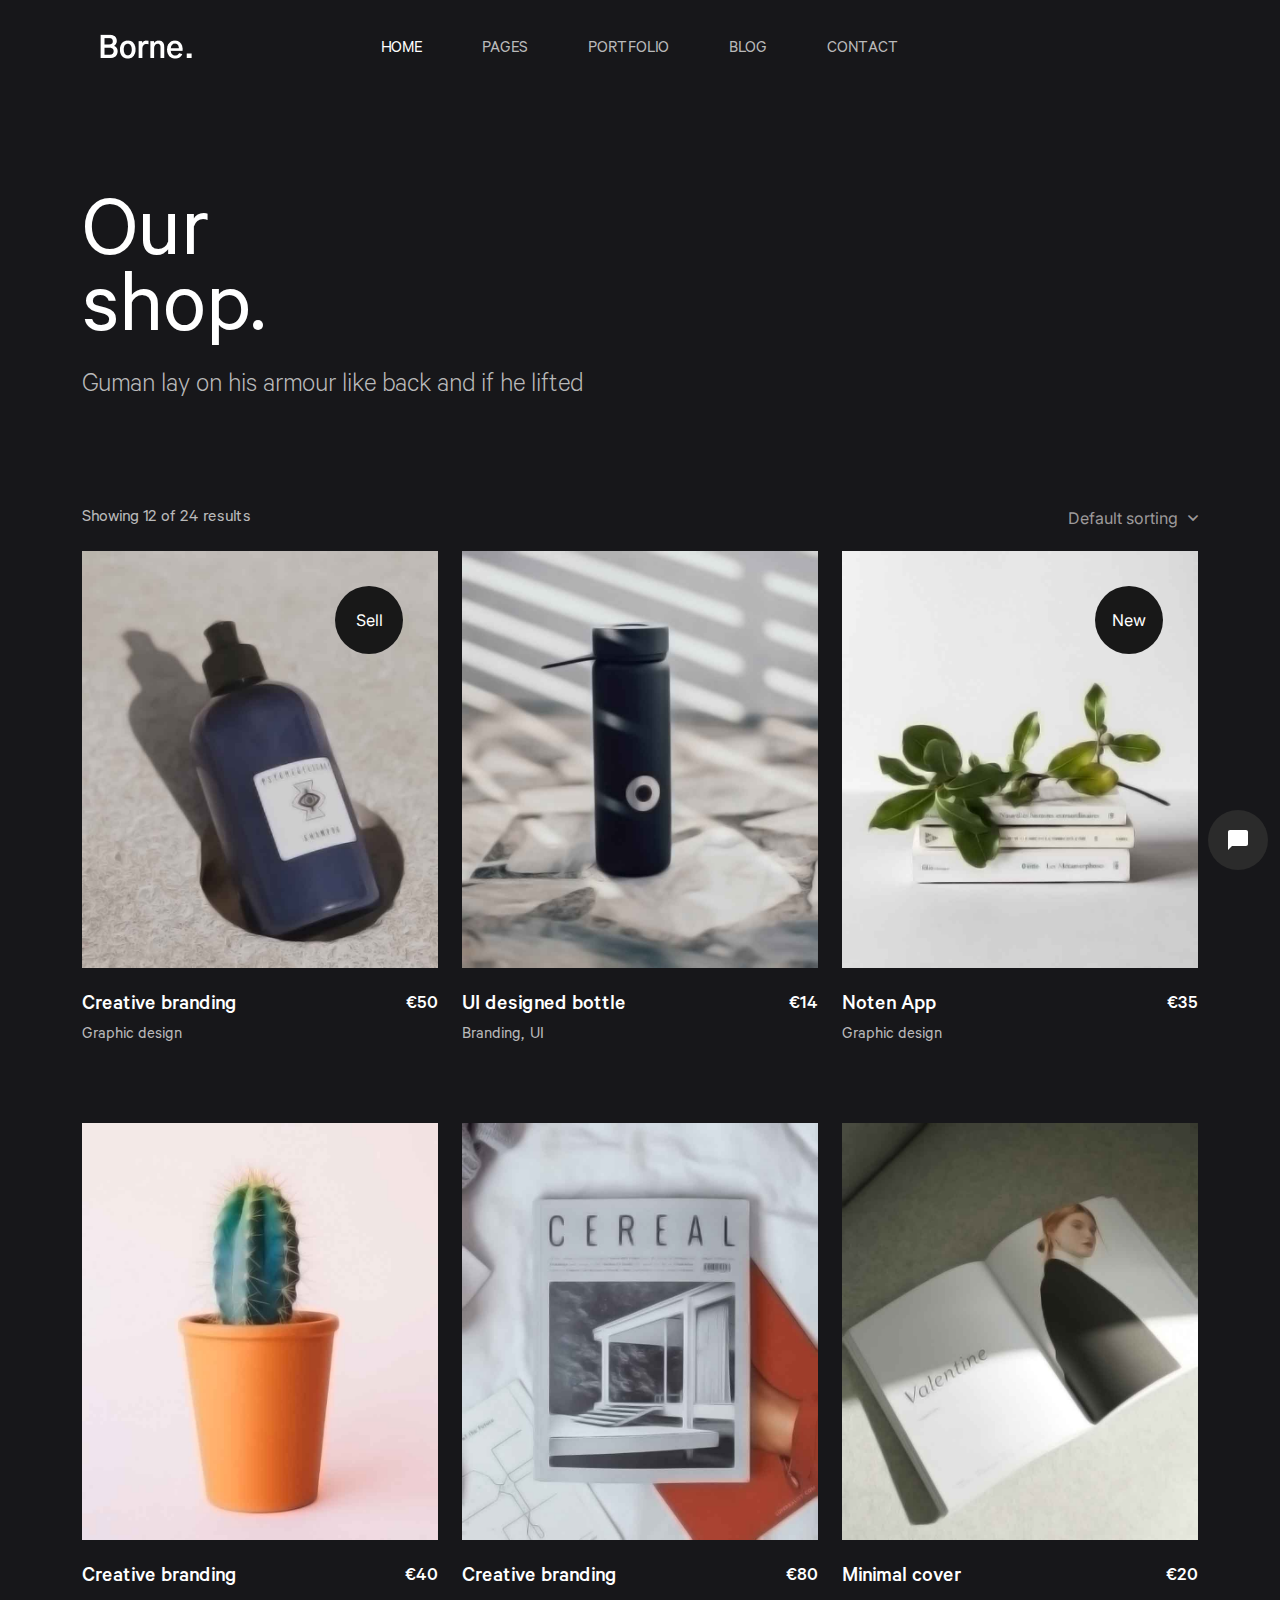
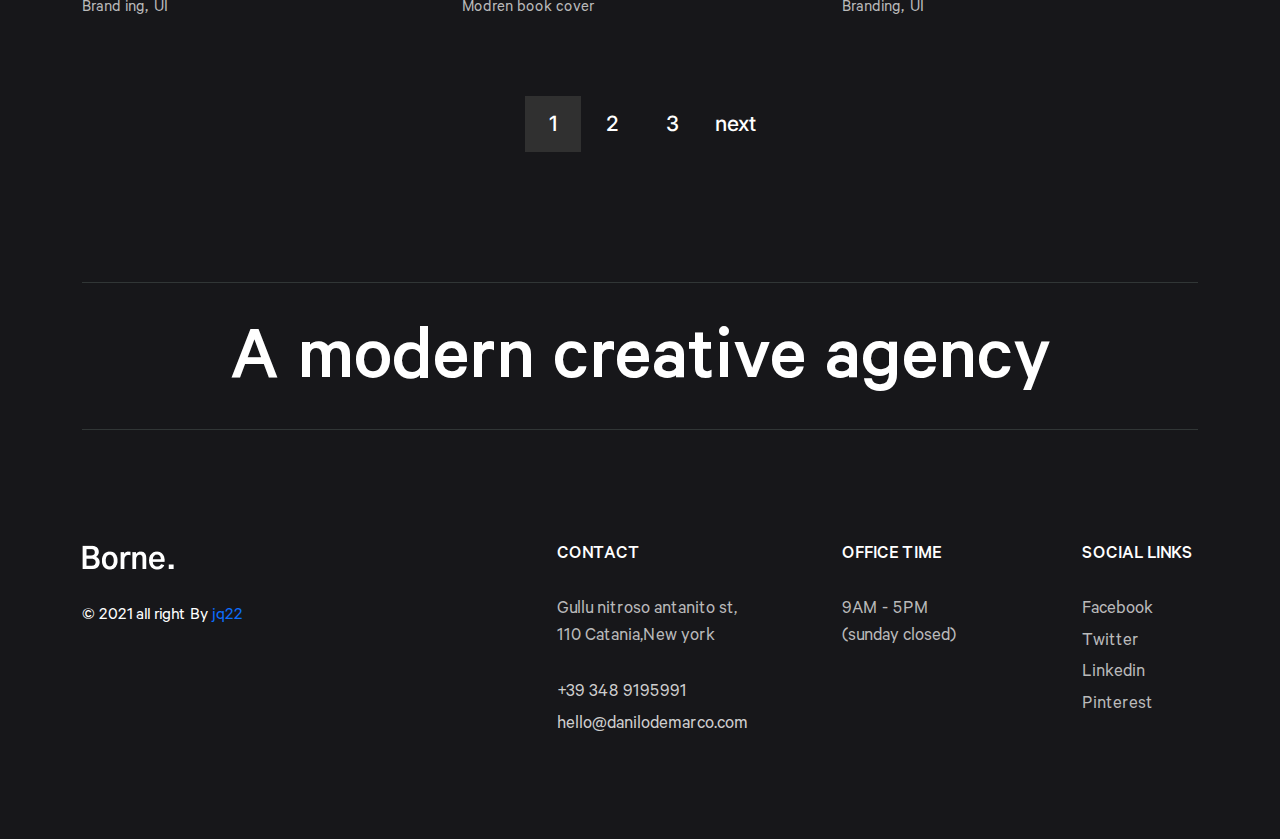
<file: shop.html>
<!doctype html>
<html lang="en">
<head>
<meta charset="utf-8">
<meta name="viewport" content="width=device-width, initial-scale=1, shrink-to-fit=no">
<meta http-equiv="x-ua-compatible" content="ie=edge">
<title>Shop - Borne - Agency Portfolio Template</title>
<!-- fraimwork - css include -->
<link rel="stylesheet" type="text/css" href="assets/css/bootstrap.min.css">
<!-- icon font - css include -->
<link rel="stylesheet" type="text/css" href="assets/css/fontawesome.css">
<!-- carousel - css include -->
<link rel="stylesheet" type="text/css" href="assets/css/slick.css">
<link rel="stylesheet" type="text/css" href="assets/css/slick-theme.css">
<!-- popup - css include -->
<link rel="stylesheet" type="text/css" href="assets/css/magnific-popup.css">
<!-- nice select - css include -->
<link rel="stylesheet" type="text/css" href="assets/css/nice-select.css">
<!-- nice select - css include -->
<link rel="stylesheet" type="text/css" href="assets/css/nice-select.css">
<!-- custom - css include -->
<link rel="stylesheet" type="text/css" href="assets/css/style.css">
</head>
<body>
<!-- body_wrap - start -->
<div class="body_wrap"><!-- backtotop - start -->
  <div class="backtotop"><a href="#" class="scroll">Back to top </a></div>
  <!-- backtotop - end --><!-- preloader - start -->
  <div id="preloader"></div>
  <!-- preloader - end --><!-- live chat - start -->
  <div class="livechat_wrapper">
    <button class="livechat_btn"><span>
    <svg width="20" height="20" viewBox="0 0 20 20" fill="none" xmlns="http://www.w3.org/2000/svg">
      <path d="M18 0H2C0.9 0 0 0.9 0 2V20L4 16H18C19.1 16 20 15.1 20 14V2C20 0.9 19.1 0 18 0Z" fill="white"/>
    </svg>
    </span><small>Live Chat</small></button>
  </div>
  <!-- live chat - end --><!-- header_section - start ================================================== -->
  <header class="header_section header-section-common">
    <div class="header_container">
      <div class="brand_logo"><a class="brand_link" href="index.html"><img src="assets/images/logo/logo_white_1x.png" srcset="assets/images/logo/logo_white_2x.png 2x" alt="logo_not_found"></a></div>
      <nav class="main_menu navbar navbar-expand-lg">
        <button class="mobile_menu_btn navbar-toggler" type="button" data-bs-toggle="collapse" data-bs-target="#main_menu_dropdown" aria-controls="main_menu_dropdown" aria-expanded="false" aria-label="Toggle navigation"><i class="fal fa-bars"></i></button>
        <div class="main_menu_inner collapse navbar-collapse" id="main_menu_dropdown">
          <ul class="main_menu_list ul_li_center">
            <li class="active dropdown"><a class="nav-link text-uppercase" href="#" id="home_submenu" role="button" data-bs-toggle="dropdown" aria-expanded="false">Home </a>
              <ul class="submenu dropdown-menu" aria-labelledby="home_submenu">
                <li><a href="index.html">Home V.1</a></li>
                <li><a href="index_2.html">Home V.2</a></li>
                <li><a href="index_3.html">Home V.3</a></li>
              </ul>
            </li>
            <li class="dropdown"><a class="nav-link text-uppercase" href="#" id="pages_submenu" role="button" data-bs-toggle="dropdown" aria-expanded="false">Pages </a>
              <ul class="submenu dropdown-menu" aria-labelledby="pages_submenu">
                <li><a href="about.html">About</a></li>
                <li><a href="shop.html">Shop</a></li>
                <li><a href="shop_details.html">Shop Details</a></li>
                <li><a href="error.html">404 Error</a></li>
              </ul>
            </li>
            <li class="dropdown"><a class="nav-link text-uppercase" href="#" id="portfolio_submenu" role="button" data-bs-toggle="dropdown" aria-expanded="false">Portfolio </a>
              <ul class="submenu dropdown-menu" aria-labelledby="portfolio_submenu">
                <li><a href="portfolio_2column.html">Portfolio 2 Column</a></li>
                <li><a href="portfolio_3column.html">Portfolio 3 Column</a></li>
                <li><a href="portfolio_classic.html">Portfolio Classic</a></li>
                <li><a href="portfolio_filter.html">Portfolio Filter</a></li>
                <li class="dropdown"><a href="#" id="portfolio_details_submenu" role="button" data-bs-toggle="dropdown" aria-expanded="false">Portfolio Details</a>
                  <ul class="submenu dropdown-menu" aria-labelledby="portfolio_details_submenu">
                    <li><a href="portfolio_details.html">Portfolio Details V.1</a></li>
                    <li><a href="portfolio_details_2.html">Portfolio Details V.2</a></li>
                    <li><a href="portfolio_details_3.html">Portfolio Details V.3</a></li>
                  </ul>
                </li>
              </ul>
            </li>
            <li class="dropdown"><a class="nav-link text-uppercase" href="#" id="blog_submenu" role="button" data-bs-toggle="dropdown" aria-expanded="false">Blog </a>
              <ul class="submenu dropdown-menu" aria-labelledby="blog_submenu">
                <li><a href="blog.html">Blog</a></li>
                <li><a href="blog_details.html">Blog Details</a></li>
              </ul>
            </li>
            <li><a class="nav-link text-uppercase" href="contact.html">Contact</a></li>
          </ul>
        </div>
      </nav>
      <ul class="header_contact_info ul_li_block text-end text-uppercase">
        <li><a href="#!">borne@demomail.com</a></li>
        <li><a href="#!">(012) 880 1681</a></li>
      </ul>
    </div>
  </header>
  <!-- header_section - end ================================================== --><!-- main body - start ================================================== -->
  <main><!-- breadcrumb_section - start ================================================== -->
    <section class="breadcrumb_section">
      <div class="container">
        <h1 class="page_title text-white"><span class="d-block">Our </span><span class="d-block">shop.</span></h1>
        <p class="mb-0">Guman lay on his armour like back and if he lifted </p>
      </div>
    </section>
    <!-- breadcrumb_section - end ================================================== --><!-- shop_section - start ================================================== -->
    <section class="shop_section section_space pt-0">
      <div class="container">
        <div class="shop_topbar">
          <p class="result_text">Showing 12 of 24 results</p>
          <div class="item_shorting">
            <form action="#">
              <div class="form_select mb-0">
                <select>
                  <option data-display="Short By">Sort Your Products</option>
                  <option value="1" selected>Default sorting</option>
                  <option value="4">Short By Price</option>
                  <option value="2">Short By Name</option>
                  <option value="3" disabled>Short By Date</option>
                </select>
              </div>
            </form>
          </div>
        </div>
        <div class="row">
          <div class="col-lg-4 col-md-6 col-sm-6">
            <div class="shop_grid_layout">
              <div class="item_label">Sell</div>
              <div class="item_image"><img src="assets/images/shop/product_1.jpg" alt="image_not_found"><a class="btn btn_white text-uppercase" href="shop_details.html">Shop Now</a>
                <div class="image_overlay"></div>
              </div>
              <div class="item_content">
                <h3 class="item_title">Creative branding</h3>
                <ul class="item_category_list ul_li">
                  <li><a href="#!">Graphic design</a></li>
                </ul>
                <span class="item_price">€50</span></div>
            </div>
          </div>
          <div class="col-lg-4 col-md-6 col-sm-6">
            <div class="shop_grid_layout">
              <div class="item_image"><img src="assets/images/shop/product_2.jpg" alt="image_not_found"><a class="btn btn_white text-uppercase" href="shop_details.html">Shop Now</a>
                <div class="image_overlay"></div>
              </div>
              <div class="item_content">
                <h3 class="item_title">UI designed bottle</h3>
                <ul class="item_category_list ul_li">
                  <li><a href="#!">Branding</a></li>
                  <li><a href="#!">UI</a></li>
                </ul>
                <span class="item_price">€14</span></div>
            </div>
          </div>
          <div class="col-lg-4 col-md-6 col-sm-6">
            <div class="shop_grid_layout">
              <div class="item_label">New</div>
              <div class="item_image"><img src="assets/images/shop/product_3.jpg" alt="image_not_found"><a class="btn btn_white text-uppercase" href="shop_details.html">Shop Now</a>
                <div class="image_overlay"></div>
              </div>
              <div class="item_content">
                <h3 class="item_title">Noten App</h3>
                <ul class="item_category_list ul_li">
                  <li><a href="#!">Graphic design</a></li>
                </ul>
                <span class="item_price">€35</span></div>
            </div>
          </div>
          <div class="col-lg-4 col-md-6 col-sm-6">
            <div class="shop_grid_layout">
              <div class="item_image"><img src="assets/images/shop/product_4.jpg" alt="image_not_found"><a class="btn btn_white text-uppercase" href="shop_details.html">Shop Now</a>
                <div class="image_overlay"></div>
              </div>
              <div class="item_content">
                <h3 class="item_title">Creative branding</h3>
                <ul class="item_category_list ul_li">
                  <li><a href="#!">Brand ing</a></li>
                  <li><a href="#!">UI</a></li>
                </ul>
                <span class="item_price">€40</span></div>
            </div>
          </div>
          <div class="col-lg-4 col-md-6 col-sm-6">
            <div class="shop_grid_layout">
              <div class="item_image"><img src="assets/images/shop/product_5.jpg" alt="image_not_found"><a class="btn btn_white text-uppercase" href="shop_details.html">Shop Now</a>
                <div class="image_overlay"></div>
              </div>
              <div class="item_content">
                <h3 class="item_title">Creative branding</h3>
                <ul class="item_category_list ul_li">
                  <li><a href="#!">Modren book cover</a></li>
                </ul>
                <span class="item_price">€80</span></div>
            </div>
          </div>
          <div class="col-lg-4 col-md-6 col-sm-6">
            <div class="shop_grid_layout">
              <div class="item_image"><img src="assets/images/shop/product_6.jpg" alt="image_not_found"><a class="btn btn_white text-uppercase" href="shop_details.html">Shop Now</a>
                <div class="image_overlay"></div>
              </div>
              <div class="item_content">
                <h3 class="item_title">Minimal cover</h3>
                <ul class="item_category_list ul_li">
                  <li><a href="#!">Branding</a></li>
                  <li><a href="#!">UI</a></li>
                </ul>
                <span class="item_price">€20</span></div>
            </div>
          </div>
        </div>
        <ul class="pagination_nav ul_li_center">
          <li class="d-none"><a href="#!">prev</a></li>
          <li class="active"><a href="#!">1</a></li>
          <li><a href="#!">2</a></li>
          <li><a href="#!">3</a></li>
          <li><a href="#!">next</a></li>
        </ul>
      </div>
    </section>
    <!-- shop_section - end ================================================== --></main>
  <!-- main body - end ================================================== --><!-- footer_section - start ================================================== -->
  <footer class="footer_section">
    <div class="container">
      <h2 class="biggest_title text-center">A modern creative agency </h2>
      <div class="footer_widget_area">
        <div class="row">
          <div class="col-lg-5 col-md-12">
            <div class="footer_widget">
              <div class="footer_copyright">
                <div class="footer-logo"><img src="assets/images/logo/logo_white_1x.png" srcset="assets/images/logo/logo_white_2x.png 2x" alt="logo_not_found"></div>
                <p class="mb-0">© 2021 all right By <a href="http://www.jq22.com/">jq22</a></p>
              </div>
            </div>
          </div>
          <div class="col-lg-3 col-md-4 col-sm-4">
            <div class="footer_widget footer_contact_info">
              <h3 class="footer_widget_title text-uppercase">Contact</h3>
              <ul class="ul_li_block">
                <li><span class="d-block">Gullu nitroso antanito st,</span>110 Catania,New york </li>
                <li><a href="#!">+39 348 9195991</a></li>
                <li><a href="#!">hello@danilodemarco.com</a></li>
              </ul>
            </div>
          </div>
          <div class="col-lg-2 col-md-4 col-sm-4">
            <div class="footer_widget footer_office_time">
              <h3 class="footer_widget_title text-uppercase">Office Time</h3>
              <ul class="ul_li_block">
                <li>9AM - 5PM</li>
                <li>(sunday closed)</li>
              </ul>
            </div>
          </div>
          <div class="col-lg-2 col-md-4 col-sm-4">
            <div class="footer_widget social_text_layout">
              <h3 class="footer_widget_title text-uppercase">Social Links</h3>
              <ul class="ul_li_block">
                <li><a href="#!">Facebook</a></li>
                <li><a href="#!">Twitter</a></li>
                <li><a href="#!">Linkedin</a></li>
                <li><a href="#!">Pinterest</a></li>
              </ul>
            </div>
          </div>
        </div>
      </div>
    </div>
  </footer>
  <!-- footer_section - end ================================================== --></div>
<!-- body_wrap - end --><!-- framwork - jquery include --><script src="assets/js/jquery.min.js"></script><script src="assets/js/popper.min.js"></script><script src="assets/js/bootstrap.min.js"></script><!-- jquery plugins --><script src="assets/js/jquery-plugins-collection.js"></script><!-- custom js --><script src="assets/js/main.js"></script>
</body>
</html>
</file>
<file: assets/css/nice-select.css>
.nice-select{-webkit-tap-highlight-color:transparent;background-color:#fff;border-radius:5px;border:solid 1px #e8e8e8;box-sizing:border-box;clear:both;cursor:pointer;display:block;float:left;font-family:inherit;font-size:14px;font-weight:normal;height:42px;line-height:40px;outline:0;padding-left:18px;padding-right:30px;position:relative;text-align:left!important;-webkit-transition:all .2s ease-in-out;transition:all .2s ease-in-out;-webkit-user-select:none;-moz-user-select:none;-ms-user-select:none;user-select:none;white-space:nowrap;width:auto}.nice-select:hover{border-color:#dbdbdb}.nice-select:active,.nice-select.open,.nice-select:focus{border-color:#999}.nice-select:after{border-bottom:2px solid #999;border-right:2px solid #999;content:'';display:block;height:5px;margin-top:-4px;pointer-events:none;position:absolute;right:12px;top:50%;-webkit-transform-origin:66% 66%;-ms-transform-origin:66% 66%;transform-origin:66% 66%;-webkit-transform:rotate(45deg);-ms-transform:rotate(45deg);transform:rotate(45deg);-webkit-transition:all .15s ease-in-out;transition:all .15s ease-in-out;width:5px}.nice-select.open:after{-webkit-transform:rotate(-135deg);-ms-transform:rotate(-135deg);transform:rotate(-135deg)}.nice-select.open .list{opacity:1;pointer-events:auto;-webkit-transform:scale(1) translateY(0);-ms-transform:scale(1) translateY(0);transform:scale(1) translateY(0)}.nice-select.disabled{border-color:#ededed;color:#999;pointer-events:none}.nice-select.disabled:after{border-color:#ccc}.nice-select.wide{width:100%}.nice-select.wide .list{left:0!important;right:0!important}.nice-select.right{float:right}.nice-select.right .list{left:auto;right:0}.nice-select.small{font-size:12px;height:36px;line-height:34px}.nice-select.small:after{height:4px;width:4px}.nice-select.small .option{line-height:34px;min-height:34px}.nice-select .list{background-color:#fff;border-radius:5px;box-shadow:0 0 0 1px rgba(68,68,68,0.11);box-sizing:border-box;margin-top:4px;opacity:0;overflow:hidden;padding:0;pointer-events:none;position:absolute;top:100%;left:0;-webkit-transform-origin:50% 0;-ms-transform-origin:50% 0;transform-origin:50% 0;-webkit-transform:scale(0.75) translateY(-21px);-ms-transform:scale(0.75) translateY(-21px);transform:scale(0.75) translateY(-21px);-webkit-transition:all .2s cubic-bezier(0.5,0,0,1.25),opacity .15s ease-out;transition:all .2s cubic-bezier(0.5,0,0,1.25),opacity .15s ease-out;z-index:9}.nice-select .list:hover .option:not(:hover){background-color:transparent!important}.nice-select .option{cursor:pointer;font-weight:400;line-height:40px;list-style:none;min-height:40px;outline:0;padding-left:18px;padding-right:29px;text-align:left;-webkit-transition:all .2s;transition:all .2s}.nice-select .option:hover,.nice-select .option.focus,.nice-select .option.selected.focus{background-color:#f6f6f6}.nice-select .option.selected{font-weight:bold}.nice-select .option.disabled{background-color:transparent;color:#999;cursor:default}.no-csspointerevents .nice-select .list{display:none}.no-csspointerevents .nice-select.open .list{display:block}
</file>
<file: assets/css/style.css>
@charset "UTF-8";@import url("https://fonts.googleapis.com/css2?family=Inter:wght@100;200;300;400;500;600;700;800;900&display=swap");@font-face{font-family:"Calibre";src:url("../fonts/calibre/Calibre-Thin.ttf");font-weight:100;font-style:normal}@font-face{font-family:"Calibre";src:url("../fonts/calibre/Calibre-ThinItalic.ttf") format("truetype");font-weight:100;font-style:italic}@font-face{font-family:"Calibre";src:url("../fonts/calibre/Calibre-Light.ttf");font-weight:300;font-style:normal}@font-face{font-family:"Calibre";src:url("../fonts/calibre/Calibre-LightItalic.ttf");font-weight:300;font-style:italic}@font-face{font-family:"Calibre";src:url("../fonts/calibre/Calibre-Regular.ttf");font-weight:400;font-style:normal}@font-face{font-family:"Calibre";src:url("../fonts/calibre/Calibre-RegularItalic.ttf");font-weight:400;font-style:italic}@font-face{font-family:"Calibre";src:url("../fonts/calibre/Calibre-Medium.ttf");font-weight:500;font-style:normal}@font-face{font-family:"Calibre";src:url("../fonts/calibre/Calibre-MediumItalic.ttf");font-weight:500;font-style:italic}@font-face{font-family:"Calibre";src:url("../fonts/calibre/Calibre-Semibold.ttf");font-weight:600;font-style:normal}@font-face{font-family:"Calibre";src:url("../fonts/calibre/Calibre-SemiboldItalic.ttf");font-weight:600;font-style:italic}@font-face{font-family:"Calibre";src:url("../fonts/calibre/Calibre-Bold.ttf");font-weight:bold;font-style:normal}@font-face{font-family:"Calibre";src:url("../fonts/calibre/Calibre-BoldItalic.ttf");font-weight:bold;font-style:italic}@font-face{font-family:"Calibre";src:url("../fonts/calibre/Calibre-Black.ttf");font-weight:900;font-style:normal}@font-face{font-family:"Calibre";src:url("../fonts/calibre/Calibre-BlackItalic.ttf");font-weight:900;font-style:italic}body{margin:0;padding:0;font-size:19px;line-height:1.4;font-style:normal;color:#BABABA;font-family:"Calibre",sans-serif;background-color:#17171A;text-rendering:optimizelegibility;-moz-osx-font-smoothing:grayscale;-webkit-font-smoothing:antialiased}.body_wrap{overflow:hidden;position:relative}.col{padding-left:12px;padding-right:12px}::-moz-selection{color:#000;background-color:#fff}::selection{color:#000;background-color:#fff}::-moz-selection{color:#000;background-color:#fff}iframe{border:0}a:focus,a:active,input,input:hover,input:focus,input:active,textarea,textarea:hover,textarea:focus,textarea:active{outline:0}img:not([draggable]),embed,object,video{height:auto;max-width:100%}img{border:0;max-width:100%;vertical-align:middle;-webkit-user-select:none;-moz-user-select:none;-ms-user-select:none;user-select:none;height:auto}a{outline:0;display:inline-block;text-decoration:none}a:active,a:focus,a:hover,a:visited{outline:0;text-decoration:none}button{padding:0;border:0;outline:0;background:0;display:inline-block}button:focus{outline:0}h1,h2,h3,h4,h5,h6{color:#fff;font-family:"Calibre",sans-serif;font-weight:500}p{font-family:"Calibre";font-weight:400}a,button{-webkit-transition:.6s cubic-bezier(0.25,1,0.5,1);transition:.6s cubic-bezier(0.25,1,0.5,1)}.bg_white{background-color:#fff}.bg_black{background-color:#000}.backtotop{left:10px;z-index:999;bottom:145px;display:none;position:fixed;padding-right:100px;-webkit-transform:rotate(-90deg)}@media(max-width:991px){.backtotop{display:none!important}}.backtotop:before{top:11px;left:104px;width:39px;height:1px;content:"";position:absolute;background-color:#fff}.backtotop .scroll{color:#fff;line-height:1;font-size:18px;position:relative}#preloader{top:0;left:0;right:0;bottom:0;z-index:10000;position:fixed;overflow:visible;background:#fff url("../images/preloader.svg") no-repeat center center}.section_space{padding:130px 0}.decoration_wrap{z-index:1;position:relative}.decoration_wrap .decoration_item{z-index:-1;position:absolute}.loadmore_btn_wrap{margin-top:80px}.btn{z-index:1;border:0;outline:0;color:#fff;font-size:13px;line-height:1.09;position:relative;padding:26px 40px;padding-bottom:20px;border-radius:0;letter-spacing:2px;-webkit-box-align:center;-ms-flex-align:center;align-items:center;display:-webkit-inline-box;display:-ms-inline-flexbox;display:inline-flex;-webkit-box-pack:center;-ms-flex-pack:center;justify-content:center;font-weight:400;-webkit-transition:.6s cubic-bezier(0.25,1,0.5,1);transition:.6s cubic-bezier(0.25,1,0.5,1)}.btn:before{top:0;left:auto;right:0;bottom:0;width:0;content:"";z-index:-1;position:absolute;background-color:#fff;-webkit-transition:.6s cubic-bezier(0.25,1,0.5,1);transition:.6s cubic-bezier(0.25,1,0.5,1)}.btn:focus{outline:0;-webkit-box-shadow:none;box-shadow:none}.btn:hover{color:#fff}.btn:hover:before{left:0;width:100%;right:auto}.btn i{margin-top:-4px;margin-right:12px}.btn.btn_light{background-color:#2B2B2B}.btn.btn_light:hover{color:#000}.btn.btn_white{font-weight:600;color:#000;background-color:#fff}.btn.btn_white:before{background-color:#2B2B2B}.btn.btn_white:hover{color:#fff}.btn.btn_border{font-size:15px;font-weight:600;color:#fff;padding:25px 40px;padding-bottom:19px;border:1px solid transparent}@media(max-width:991px){.btn.btn_border{font-size:14px;padding:20px 30px 15px}}@media(max-width:767px){.btn.btn_border{font-size:13px;padding:18px 25px 13px}}.btn.btn_border:hover{border-color:white}.btn.border_light{color:#C8C8C8;border-color:#D3D3D3}.btn.border_light:before{background-color:#fff}.btn.border_light:hover{color:#0D1313}.btn_text{color:#fff;line-height:1;font-size:22px;font-weight:400;display:inline-block}.btn_text span{position:relative;display:inline-block}.btn_text span:before{width:0;left:auto;right:0;bottom:0;height:1px;content:"";position:absolute;background-color:#fff;-webkit-transition:.6s cubic-bezier(0.25,1,0.5,1);transition:.6s cubic-bezier(0.25,1,0.5,1)}.btn_text i{margin-left:5px;-webkit-transform:translateY(3px);transform:translateY(3px);-webkit-transition:.6s cubic-bezier(0.25,1,0.5,1);transition:.6s cubic-bezier(0.25,1,0.5,1)}.btn_text svg{margin-left:5px}.btn_text:hover{color:#fff}.btn_text:hover span:before{left:0;width:100%;right:auto}.btn_text:hover i{-webkit-transform:translate(5px,3px);transform:translate(5px,3px)}.ul_li,.ul_li_right,.ul_li_center{margin:0;padding:0;display:-webkit-box;display:-ms-flexbox;display:flex;-ms-flex-wrap:wrap;flex-wrap:wrap;-webkit-box-align:center;-ms-flex-align:center;align-items:center}.ul_li>li,.ul_li_right>li,.ul_li_center>li{float:left;list-style:none;display:inline-block}.ul_li{-webkit-box-pack:start;-ms-flex-pack:start;justify-content:flex-start}.ul_li_center{-webkit-box-pack:center;-ms-flex-pack:center;justify-content:center}.ul_li_right{-webkit-box-pack:end;-ms-flex-pack:end;justify-content:flex-end}.ul_li_block{margin:0;padding:0;display:block}.ul_li_block>li{display:block;list-style:none}.slider_item:focus{outline:0}.slick-dots li{margin:0;display:inline-block}.slick-dots li:not(:last-child){margin-right:10px}.slick-dots button{width:8px;height:8px;opacity:.4;display:block;border-radius:100%;background-color:#000;-webkit-transition:.6s cubic-bezier(0.25,1,0.5,1);transition:.6s cubic-bezier(0.25,1,0.5,1)}.slick-dots li:hover button,.slick-dots li.slick-active button{opacity:1}.section_title .small_title{line-height:1;font-size:20px;font-weight:400;-webkit-box-align:center;-ms-flex-align:center;align-items:center;margin-bottom:45px;display:-webkit-inline-box;display:-ms-inline-flexbox;display:inline-flex}.section_title .line{width:63px;height:1px;margin-left:12px;background-color:#fff;-webkit-transform:translateY(-2px);transform:translateY(-2px)}.section_title .big_title{font-size:88px;line-height:.84;margin-bottom:40px}.section_title .big_title .text_effect_wrap1{margin:-10px 0}.section_title.style_2 .small_title{line-height:1;font-size:23px;font-weight:300;margin-bottom:45px;letter-spacing:10px}.section_title.style_2 .big_title{font-size:100px;margin-bottom:20px}.biggest_title{font-size:125px;line-height:1.37;padding:28px 0;padding-bottom:9px;margin-bottom:0;border-top:1px solid #313636;border-bottom:1px solid #313636}.social_primary li:not(:last-child){margin-right:25px}.social_primary a{color:#C6C6C6;font-size:15px}.social_primary a:hover{color:#fff}.social_text_layout li:not(:last-child){margin-bottom:5px}.social_text_layout a{line-height:1;color:#BABABA;position:relative}.social_text_layout a:before{width:0;left:auto;right:0;bottom:0;height:1px;content:"";position:absolute;background-color:#fff;-webkit-transition:.6s cubic-bezier(0.25,1,0.5,1);transition:.6s cubic-bezier(0.25,1,0.5,1)}.social_text_layout a:hover{color:#fff}.social_text_layout a:hover:before{left:0;width:100%;right:auto}.form_item{position:relative;margin-bottom:24px}.form_item textarea,.form_item input{width:100%;outline:0;display:block;color:#fff;font-size:16px;-webkit-box-shadow:none;box-shadow:none;font-weight:400;border-radius:0;border:1px solid #6B6B6B;background-color:transparent;-webkit-transition:.6s cubic-bezier(0.25,1,0.5,1);transition:.6s cubic-bezier(0.25,1,0.5,1)}.form_item textarea:focus,.form_item input:focus{outline:0;-webkit-box-shadow:none;box-shadow:none;border-color:#fff}.form_item input{height:56px;padding:20px 30px 15px}.form_item textarea{min-height:120px;padding:25px 30px}.form_item .form_icon{top:50%;right:25px;margin:0;padding:0;position:absolute;-webkit-transform:translateY(-50%);transform:translateY(-50%)}.form_item .form_field_title{line-height:1;font-size:15px;font-weight:400;margin-bottom:15px;color:#0D1313;font-family:"Calibre",sans-serif}.form_item .form_field_title sup{top:-2px}:-moz-placeholder{color:#9d9a9a;text-transform:capitalize}::-moz-placeholder{color:#9d9a9a;text-transform:capitalize}:-ms-input-placeholder{color:#9d9a9a;text-transform:capitalize}::-webkit-input-placeholder{color:#9d9a9a;text-transform:capitalize}.form_select{margin-bottom:24px}.form_select .nice-select{width:100%;float:none;height:56px;color:#9d9a9a;font-size:16px;border-radius:0;padding:0 30px;line-height:50px;border:1px solid #6B6B6B;font-family:"Inter",sans-serif;background-color:transparent;-webkit-transition:.6s cubic-bezier(0.25,1,0.5,1);transition:.6s cubic-bezier(0.25,1,0.5,1)}.form_select .nice-select:after{margin:0;width:auto;height:auto;border:0;content:"";font-weight:500;position:static;-webkit-transform:unset;transform:unset;margin-left:10px;display:inline-block;-webkit-transform-origin:unset;transform-origin:unset;font-family:"Font Awesome 5 Pro"}.form_select .nice-select .list{width:100%;margin-top:1px;padding:12px 0;border-radius:0;background-color:#2B2B2B}.form_select .nice-select .option{height:45px;font-size:15px;padding:0 30px;font-weight:400;line-height:45px}.form_select .nice-select .option:not(:last-child){border-bottom:1px solid #0D1313}.form_select .nice-select .option:hover,.form_select .nice-select .option.selected{color:#fff;background-color:#0D1313}.form_checkbox{position:relative;margin-bottom:24px}.form_checkbox input{float:left;width:20px;height:20px;outline:0;cursor:pointer;-webkit-appearance:none;-moz-appearance:none;appearance:none;position:relative;margin-right:10px;border:1px solid #6B6B6B}.form_checkbox input:before{top:50%;left:50%;opacity:0;color:#fff;font-size:12px;content:"";font-weight:400;position:absolute;-webkit-transition:.6s cubic-bezier(0.25,1,0.5,1);transition:.6s cubic-bezier(0.25,1,0.5,1);-webkit-transform:translate(-50%,-50%);transform:translate(-50%,-50%);font-family:"Font Awesome 5 Pro"}.form_checkbox input:checked{border-color:#fff}.form_checkbox input:checked:before{opacity:1}.form_checkbox label{margin:0;display:table;cursor:pointer;font-size:18px}.rating_star li{color:#f6c46e;font-size:12px}.rating_star li:not(:last-child){margin-right:3px}.pagination_nav{margin:-2px}.pagination_nav li{padding:2px}.pagination_nav a{height:56px;padding:5px;display:-webkit-box;display:-ms-flexbox;display:flex;color:#fff;min-width:56px;font-size:21px;font-weight:500;-webkit-box-align:center;-ms-flex-align:center;align-items:center;-webkit-box-pack:center;-ms-flex-pack:center;justify-content:center;font-family:"Inter",sans-serif}.pagination_nav li:hover a,.pagination_nav li.active a{background-color:#303030}.pagination_nav li:first-child{margin-right:10px}.pagination_nav li:last-child{margin-left:10px}.pagination_nav li:first-child a,.pagination_nav li:last-child a{padding:0;height:auto;min-width:auto}.pagination_nav li:first-child:hover a,.pagination_nav li:last-child:hover a{color:#BABABA;background-color:transparent}.post_meta{color:#C6C6C6;font-size:15px;margin-bottom:10px}.post_meta li{position:relative;margin-bottom:10px}.post_meta li:not(:last-child){margin-right:20px;padding-right:20px}.post_meta li:after{top:4px;right:-1px;width:2px;content:"";height:9px;position:absolute;background-color:#C6C6C6}.post_meta li:last-child:after{display:none}.post_meta a{color:#C6C6C6}.post_meta a:hover{color:#fff}.tags_primary{margin:-7px}.tags_primary li{padding:7px;position:relative}.tags_primary li:after{right:3px;bottom:0;content:",";position:absolute}.tags_primary li:last-child:after{display:none}.tags_primary a{display:block;line-height:1;font-size:15px;font-weight:500;color:#BABABA}.tags_primary a:hover{color:#fff}.comment_area{margin:60px 0 70px}.comment_area .comment_items_list>li:not(:last-child){margin-bottom:50px}.comment_area .comment_items_list>li>.comment_items_list{padding-left:60px}.comment_area .comment_items_list>li>.comment_items_list>li{margin-top:40px}.comment_area .comment_items_list>li>.comment_items_list>li:not(:last-child){margin-bottom:0}.comment_item{position:relative}.comment_item .comment_thumbnail{float:left;width:130px;margin-right:25px;background-color:#000}.comment_item .comment_content{display:table}.comment_item .comment_name{font-size:18px;margin-top:10px;margin-bottom:8px}.comment_item .comment_date{display:block;color:#A6A6A6;line-height:1;font-size:12px;margin-bottom:20px;font-weight:500}.comment_item p{color:#BABABA;font-size:18px}.comment_item .reply_btn{top:10px;right:0;color:#E2E2E2;font-size:15px;position:absolute;text-decoration:underline;font-weight:500}.comment_form p{font-size:17px;margin-bottom:40px}.comment_form .form_item textarea{min-height:215px}.funfact_list{margin-bottom:-22px}.funfact_list li{margin-top:60px;display:-webkit-inline-box;display:-ms-inline-flexbox;display:inline-flex;-webkit-box-align:end;-ms-flex-align:end;align-items:flex-end}.funfact_list li:not(:last-child){margin-right:50px}.funfact_list h4{font-size:90px;line-height:.84;margin-right:15px;margin-bottom:0}.funfact_list p{font-size:18px;line-height:1.02;margin-bottom:22px}.pulse{z-index:1;width:64px;height:64px;color:#fff;font-size:10px;position:relative;border-radius:100%;-webkit-box-align:center;-ms-flex-align:center;align-items:center;display:-webkit-inline-box;display:-ms-inline-flexbox;display:inline-flex;-webkit-box-pack:center;-ms-flex-pack:center;justify-content:center;background-color:#A67C00}.pulse:before,.pulse:after{top:0;left:0;right:0;bottom:0;z-index:-1;content:"";position:absolute;border-radius:100%;background-color:#0D1313}.pulse:before{-webkit-animation:pulse 3s cubic-bezier(0.16,1,0.3,1) infinite both;animation:pulse 3s cubic-bezier(0.16,1,0.3,1) infinite both}.pulse:after{-webkit-animation:pulse 3s .6s cubic-bezier(0.16,1,0.3,1) infinite both;animation:pulse 3s .6s cubic-bezier(0.16,1,0.3,1) infinite both}.pulse svg{margin-left:3px}@-webkit-keyframes pulse{0%{opacity:.15;-webkit-transform:scale(1);transform:scale(1)}100%{opacity:0;-webkit-transform:scale(2.1);transform:scale(2.1)}}@keyframes pulse{0%{opacity:.15;-webkit-transform:scale(1);transform:scale(1)}100%{opacity:0;-webkit-transform:scale(2.1);transform:scale(2.1)}}.livechat_wrapper{right:30px;bottom:40px;z-index:999;position:fixed}.livechat_btn{position:relative}.livechat_btn>span{width:60px;height:60px;border-radius:100%;-webkit-box-align:center;-ms-flex-align:center;align-items:center;display:-webkit-inline-box;display:-ms-inline-flexbox;display:inline-flex;-webkit-box-pack:center;-ms-flex-pack:center;justify-content:center;background-color:#2B2B2B}.livechat_btn>small{top:50%;opacity:0;right:100%;padding:12px;padding-bottom:6px;color:#fff;display:block;line-height:1;min-width:100px;position:absolute;border-radius:6px;visibility:hidden;background-color:#252525;-webkit-transform:translateY(-50%);transform:translateY(-50%);-webkit-transition:.6s cubic-bezier(0.25,1,0.5,1);transition:.6s cubic-bezier(0.25,1,0.5,1)}.livechat_btn:hover>small{opacity:1;visibility:visible;-webkit-transform:translate(-5px,-50%);transform:translate(-5px,-50%)}.header_section{top:0;left:0;right:0;z-index:99;position:absolute}.header_section .header_container{display:-webkit-box;display:-ms-flexbox;display:flex;-webkit-box-align:center;-ms-flex-align:center;align-items:center;padding:38px 100px}@media screen and (min-width:992px){.header_section .header_container{-webkit-box-pack:center;-ms-flex-pack:center;justify-content:center}}@media(max-width:991px){.header_section .header_container{-webkit-box-pack:justify!important;-ms-flex-pack:justify!important;justify-content:space-between!important}}.header_section.sticky{position:fixed;background-color:rgba(0,0,0,0.9);-webkit-animation:.5s ease-in-out 0s normal none 1 running fadeInDown;animation:.5s ease-in-out 0s normal none 1 running fadeInDown}.header_section.sticky .header_container{padding:38px 100px}.header_section+main{margin-top:111px}.header_section{-webkit-transition:all .5s;transition:all .5s}.header_section.style_2 .header_contact_info{margin-left:60px;padding-left:40px;border-left:1px solid #6D6D6D}@media screen and (min-width:992px){.header_section.style_2 .header_container{padding:60px 100px}.header_section.style_2 .main_menu_list>li>a{font-weight:500;font-size:16px}.header_section.style_2 .header_contact_info{position:static}}.header_section.style_2 .header_contact_info a{color:white}.header_section.style_2 .header_contact_info{font-size:13px}.header_section.style_2+main{margin-top:120px}.header_section.style_3 .header_container{padding:28px 70px}.header_section.style_3{border-bottom:1px solid #3F3F3F}@media(max-width:991px){.header_section.style_3{-webkit-box-pack:justify;-ms-flex-pack:justify;justify-content:space-between}}@media screen and (min-width:992px){.header_section.style_3 .header_container{padding:36px 0!important}.header_section.style_3 .header_contact_btn{position:absolute;left:70px}.header_section.style_3 .brand_logo{position:static}.header_section.style_3 .header_info_wrap{right:70px}}.header_section.style_3 .moreinfo_sidebar_btn .fal{font-size:21px;font-weight:100}@media screen and (min-width:992px){.brand_logo{position:absolute;left:100px}}.brand_logo .brand_link{display:inline-block}.header_contact_btn .btn{font-size:20px;padding:16px 31px;padding-bottom:10px;border-radius:5px;letter-spacing:0;background-color:#333636;font-family:"Calibre"}.header_contact_btn .btn:before{border-radius:5px}.header_contact_btn .btn:hover{color:#333636}.main_menu{padding:0}.main_menu_list>li:not(:last-child){margin-right:60px}.main_menu_list>li>a{display:block;font-weight:400;font-size:17px;line-height:1.2;color:#BABABA;padding:10px 0 5px 0;font-family:"Calibre";-webkit-transition:.6s cubic-bezier(0.25,1,0.5,1);transition:.6s cubic-bezier(0.25,1,0.5,1)}.main_menu_list>li:hover>a,.main_menu_list>li.active>a{color:#fff}.main_menu_list .submenu{top:100%;margin:0;border:0;color:#8A8A8A;font-size:18px;min-width:210px;padding:15px 0;border-radius:0;font-family:"Calibre";-webkit-box-shadow:0 20px 60px 0 rgba(0,0,0,0.15);box-shadow:0 20px 60px 0 rgba(0,0,0,0.15)}.main_menu_list .submenu>li>a{font-size:16px;display:block;line-height:1;color:#000;padding:15px 30px 10px 30px;-webkit-transition:.6s cubic-bezier(0.25,1,0.5,1);transition:.6s cubic-bezier(0.25,1,0.5,1)}.main_menu_list .submenu>li:hover>a,.main_menu_list .submenu>li.active>a{color:#0D1313;background-color:rgba(23,23,26,0.04);padding-left:35px}.main_menu_list .submenu .dropdown>a{position:relative}.main_menu_list .submenu .dropdown>a:after{float:right;font-size:12px;margin-top:2px;content:"";font-weight:400;display:inline-block;font-family:"Font Awesome 5 Pro"}.main_menu_list .submenu .submenu{top:-15px;left:100%;border-top-left-radius:0}.main_menu_list li:hover>.submenu{display:block;-webkit-animation:.3s ease-in-out 0s normal none 1 running fadeInUp;animation:.3s ease-in-out 0s normal none 1 running fadeInUp}.sidebar_main_menu{margin:0 -40px}.sidebar_main_menu>li>a{display:block;color:#fff;font-size:19px;padding:20px 40px;padding-bottom:10px}.sidebar_main_menu>li>a:after{font-size:14px;-webkit-transform:translateY(1px);transform:translateY(1px)}.sidebar_main_menu>li:hover>a,.sidebar_main_menu>li.active>a{background-color:rgba(255,255,255,0.06)}.sidebar_main_menu .accordion-body{padding:0}.sidebar_main_menu .item_has_child>a{position:relative}.sidebar_main_menu .item_has_child>a:after{top:18px;right:35px;font-weight:900;content:"";position:absolute;font-family:"Font Awesome 5 Pro"}.sidebar_main_menu .submenu{margin:0;border:0;padding:10px 0;border-radius:0;-webkit-transform:unset!important;transform:unset!important;position:static!important;background-color:rgba(255,255,255,0.06)}.sidebar_main_menu .submenu>li>a{display:block;font-size:19px;padding:14px 40px;padding-left:50px;padding-bottom:8px;color:rgba(255,255,255,0.8)}.sidebar_main_menu .submenu>li:hover>a{color:#fff;background-color:#0D1313}.header_contact_info{line-height:1;font-size:15px;line-height:1.2;padding-top:3px;position:absolute;right:100px}@media(max-width:1300px){.header_contact_info{display:none}}.header_contact_info li:not(:last-child){margin-bottom:4px}.header_contact_info a{position:relative;color:#BABABA;letter-spacing:2px}.header_contact_info a:before{width:0;left:0;right:auto;bottom:0;height:1px;content:"";position:absolute;background-color:#fff;-webkit-transition:.6s cubic-bezier(0.25,1,0.5,1);transition:.6s cubic-bezier(0.25,1,0.5,1)}.header_contact_info a:hover{color:#fff}.header_contact_info a:hover:before{left:auto;width:100%;right:0}.header_info_wrap{display:-webkit-box;display:-ms-flexbox;display:flex;-webkit-box-align:center;-ms-flex-align:center;align-items:center;-webkit-box-pack:end;-ms-flex-pack:end;justify-content:flex-end}@media screen and (min-width:992px){.header_info_wrap{position:absolute;right:100px}}.moreinfo_sidebar_btn{z-index:1;width:45px;height:45px;color:#fff;font-size:28px;margin-left:50px;position:relative;-webkit-box-align:center;-ms-flex-align:center;align-items:center;display:-webkit-inline-box;display:-ms-inline-flexbox;display:inline-flex;-webkit-box-pack:center;-ms-flex-pack:center;justify-content:center}.moreinfo_sidebar_btn:before,.moreinfo_sidebar_btn:after{top:0;left:0;right:0;bottom:0;content:"";z-index:-1;position:absolute;border-radius:100%;border:1px solid #fff;-webkit-transition:.6s cubic-bezier(0.25,1,0.5,1);transition:.6s cubic-bezier(0.25,1,0.5,1)}.moreinfo_sidebar_btn:after{opacity:0;-webkit-transform:scale(1.5);transform:scale(1.5)}.moreinfo_sidebar_btn:hover:before,.moreinfo_sidebar_btn.active:before{opacity:0;-webkit-transform:scale(0.4);transform:scale(0.4)}.moreinfo_sidebar_btn:hover:after,.moreinfo_sidebar_btn.active:after{opacity:1;-webkit-transform:scale(1);transform:scale(1)}.moreinfo_sidebar_btn .fal{font-weight:400}.sidebar-menu-wrapper{display:block}.sidebar-menu-wrapper .close_btn{top:20px;right:30px;line-height:1;color:#fff;font-size:30px;cursor:pointer;position:absolute;display:inline-block}.sidebar-menu-wrapper .close_btn i{-webkit-transition:.6s cubic-bezier(0.25,1,0.5,1);transition:.6s cubic-bezier(0.25,1,0.5,1)}.sidebar-menu-wrapper .close_btn:hover i{-webkit-transform:rotate(360deg);transform:rotate(360deg)}.sidebar-menu-wrapper .overlay{top:0;left:0;right:0;bottom:0;opacity:0;z-index:999;width:100vw;height:100vh;display:none;position:fixed;background:rgba(0,0,0,0.8);-webkit-animation:.5s ease-in-out 0s normal none 1 running fadeIn;animation:.5s ease-in-out 0s normal none 1 running fadeIn}.sidebar-menu-wrapper .overlay.active{opacity:1;display:block}.info_sidebar{top:0;width:400px;right:-420px;height:100vh;z-index:9999;position:fixed;overflow-y:scroll;padding:100px 60px;background-color:#0D1313;-webkit-transition:.6s cubic-bezier(1,0,0,1);transition:.6s cubic-bezier(1,0,0,1)}.info_sidebar.active{right:0}.info_sidebar .mCustomScrollBox{overflow:visible!important}.info_sidebar .title_text{font-size:36px;font-weight:400;line-height:1em;margin-bottom:25px}.info_sidebar p{font-size:20px;margin-bottom:1.3em}.info_sidebar .btn_text{font-size:18px}.info_sidebar .social_primary li a{font-size:14px}.info_sidebar .social_primary li:not(:last-child){margin-right:45px}.info_sidebar .social_wrap{margin-top:60px}.info_sidebar .social_wrap h4{font-size:15px;font-weight:400;margin-bottom:15px;text-transform:uppercase;letter-spacing:4px;color:#cacaca}.header_section.sticky{-webkit-transition:all .5s;transition:all .5s}.info_sidebar::-webkit-scrollbar{width:0}.footer_section{color:#BABABA;background-size:cover;background-repeat:no-repeat;background-position:center center}.footer_section .footer-logo{margin-bottom:30px}.footer_section .social_text_layout{padding-left:80px}.footer_widget_area{padding:115px 0 100px 0}.footer_widget_title{font-size:19px;margin-bottom:30px;font-weight:500}.footer_copyright p{color:#fff;font-size:18px}.footer_contact_info li:not(:last-child){margin-bottom:5px}.footer_contact_info li:first-child{margin-bottom:30px}.footer_contact_info a{line-height:1;color:#CECECE;position:relative}.footer_contact_info a:before{width:0;left:auto;right:0;bottom:0;height:1px;content:"";position:absolute;background-color:#fff;-webkit-transition:.6s cubic-bezier(0.25,1,0.5,1);transition:.6s cubic-bezier(0.25,1,0.5,1)}.footer_contact_info a:hover{color:#fff}.footer_contact_info a:hover:before{left:0;width:100%;right:auto}.breadcrumb_section{display:-webkit-box;display:-ms-flexbox;display:flex;min-height:485px;padding:100px 0;position:relative;-webkit-box-align:center;-ms-flex-align:center;align-items:center}.breadcrumb_section p{font-size:34px;font-weight:300;line-height:1.3}.page_title{font-size:110px;font-weight:400;line-height:.84;margin-bottom:15px}.sidebar_section{padding-left:70px}.sb_widget:not(:last-child){margin-bottom:80px}.sb_widget_title{line-height:1;font-size:24px;font-weight:400;margin-bottom:30px}.sb_search input{padding-left:57px}.sb_search input:-moz-placeholder{text-transform:uppercase}.sb_search input::-moz-placeholder{text-transform:uppercase}.sb_search input:-ms-input-placeholder{text-transform:uppercase}.sb_search input::-webkit-input-placeholder{text-transform:uppercase}.sb_search label{top:50%;left:30px;margin:0;line-height:1;color:#C6C6C6;font-size:17px;position:absolute;-webkit-transform:translateY(-50%);transform:translateY(-50%)}.sb_category li:not(:last-child){margin-bottom:8px}.sb_category a{font-size:19px;color:#BABABA}.sb_category a:hover{color:#fff}.sb_about p{font-size:20px}.slider_section{position:relative;padding-left:300px;padding-right:100px}.slider_section .social_primary{top:50%;right:43px;width:auto;display:block;position:absolute;-webkit-transform:translateY(-50%);transform:translateY(-50%)}.slider_section .social_primary li{float:none;display:block}.slider_section .social_primary li:not(:last-child){margin-right:0;margin-bottom:33px}.main_slider .slider_item{min-height:860px;background-size:cover;background-repeat:no-repeat;background-position:left 120px center}.main_slider .slider_content{max-width:560px}.main_slider h3{line-height:1;font-size:200px;margin-bottom:0}.main_slider p{color:#fff;font-size:22px;margin-bottom:40px}.main_slider .btn{font-size:18px;letter-spacing:1px;padding:26px 58px;padding-bottom:20px}.main_slider .slick-dots{top:50%;left:-199px;z-index:1;width:auto;height:396px;position:absolute;background-color:#353838;-webkit-transform:translateY(-50%);transform:translateY(-50%)}.main_slider .slick-dots li{width:2px;margin:0;display:block;height:33.333%}.main_slider .slick-dots li:hover button,.main_slider .slick-dots li.slick-active button{opacity:1}.main_slider .slick-dots button{opacity:0;width:100%;height:100%;display:block;border-radius:0;background-color:#fff;-webkit-transition:.6s cubic-bezier(0.25,1,0.5,1);transition:.6s cubic-bezier(0.25,1,0.5,1)}.banner_section .banner_image{width:648px;padding:36px;margin-left:-30px;position:relative;background-color:#fff}.banner_section .round_text{bottom:0;left:-175px;position:absolute}.banner_section .banner_content{max-width:550px}.banner_section .banner_title{line-height:1;font-size:120px;font-weight:600;margin-bottom:60px}.banner_section .banner_title .text_effect_wrap1{margin:-10px 0}.banner_section .text_outline{color:#fff;-webkit-text-stroke-width:1px;-webkit-text-stroke-color:#fff;-webkit-text-fill-color:transparent}.banar-section-hm3 .banner_title{line-height:.95em}.about_content p{margin-bottom:45px;padding-right:90px}.about_title{font-size:50px;font-weight:400;line-height:1.02;margin-bottom:30px}.text-break{display:block}.service_sec_bg{left:0;right:0;bottom:0;height:65%;background-color:#000}.service_box_layout{margin-bottom:24px;background-color:#252525;padding:110px 60px 45px 60px;-webkit-transition:.6s cubic-bezier(0.25,1,0.5,1);transition:.6s cubic-bezier(0.25,1,0.5,1)}.service_box_layout:hover{-webkit-transform:translateY(-12px);transform:translateY(-12px)}.service_box_layout .item_icon{height:85px;margin-bottom:40px}.service_box_layout .item_title_wrap{display:-webkit-box;display:-ms-flexbox;display:flex;color:#DEDEDE;line-height:1;font-size:36px;margin-bottom:30px;padding-bottom:20px;border-bottom:1px solid rgba(255,255,255,0.15)}.service_box_layout .serial_number{margin-right:25px}.service_box_layout .item_title{font-size:36px;font-weight:400;line-height:1em;color:#DEDEDE}.service_box_layout p{color:#ADADAD;font-size:20px;font-weight:500;line-height:.84}.testimonial_section{padding:105px 0 105px}@media(max-width:1199px){.testimonial_section{padding:75px 0 100px!important}}.testimonial_carousel_wrap{width:1060px;padding-right:30px}.testimonial_item{padding:0 15px}.testimonial_item .quote_icon{margin-bottom:30px}.testimonial_item p{font-size:22px;font-weight:300;line-height:1.28;margin-bottom:35px}.testimonial_item .client_info{position:relative;padding-left:60px}.testimonial_item .line{top:5.5px;left:0;height:1px;width:35px;position:absolute;background-color:#505050}.testimonial_item .client_name{font-size:16px;line-height:1.2;margin-bottom:0}.testimonial_item .client_title{line-height:1;font-size:16px}.calltoaction_section{display:-webkit-box;display:-ms-flexbox;display:flex;min-height:818px;-webkit-box-align:end;-ms-flex-align:end;align-items:flex-end;background-size:cover;background-repeat:no-repeat;background-position:center center}.calltoaction_section .cta_list{-webkit-box-align:end;-ms-flex-align:end;align-items:flex-end}.calltoaction_section .cta_list li:not(:last-child){margin-right:25px}.calltoaction_section .cta_video,.calltoaction_section .cta_year_content{width:224px;height:211px;display:-webkit-box;display:-ms-flexbox;display:flex;-webkit-box-pack:center;-ms-flex-pack:center;justify-content:center;background-color:#fff}.calltoaction_section .cta_year_content{padding:35px;-webkit-box-align:end;-ms-flex-align:end;align-items:flex-end}.calltoaction_section .cta_year_content .content_wrap{display:-webkit-box;display:-ms-flexbox;display:flex;-webkit-box-align:end;-ms-flex-align:end;align-items:flex-end}.calltoaction_section .cta_year_content h4{color:#000;font-size:72px;line-height:.84;margin-right:13px;margin-bottom:-17px}.calltoaction_section .cta_year_content p{color:#000;font-size:18px;line-height:.98;margin-bottom:0}.calltoaction_section .cta_video{-webkit-box-align:center;-ms-flex-align:center;align-items:center}.calltoaction_section .btn_text{font-size:18px;margin-left:35px;margin-bottom:50px;color:#0D1313}.calltoaction_section .btn_text span{border-bottom:1px solid #0D1313}.calltoaction_section .btn_text span:before{background-color:#0D1313}.calltoaction_section .btn_text.text-white span{border-bottom:1px solid #fff}.calltoaction_section .btn_text.text-white span:before{background-color:#fff}.team_carousel_wrap{width:1060px}.team_carousel_wrap .slick-list{padding-right:170px}.team_grid_layout .team_person_image{overflow:hidden;position:relative;margin-bottom:35px}.team_grid_layout .team_person_image img{width:100%;display:block;-webkit-transition:.6s cubic-bezier(0.25,1,0.5,1);transition:.6s cubic-bezier(0.25,1,0.5,1)}.team_grid_layout:hover .team_person_image img{-webkit-transform:scale(1.2);transform:scale(1.2)}.team_grid_layout .team_person_name{font-size:30px;font-weight:400;line-height:.84;margin-bottom:15px}.team_grid_layout .team_person_title{display:block;font-size:14px;font-weight:500;line-height:.84}.main_contact_info{padding-right:30px}.main_contact_info .area_title{font-size:28px;font-weight:400;margin-bottom:15px}.main_contact_info p{font-size:18px;margin-bottom:20px}.main_contact_info li{font-size:18px}.main_contact_info li:not(:last-child){margin-bottom:3px}.main_contact_info li span{color:#fff}.contact_form_area{padding-top:106px}.main_contact_form .form_item input,.main_contact_form .form_item textarea{border:0;padding:0;height:auto;border-bottom:1px solid #545454}.main_contact_form .form_item input{padding-bottom:15px}.map_section{height:640px;margin-left:40px;position:relative}.map_section iframe{width:100%;height:100%;position:absolute;left:0;top:0}#mapBox{min-height:700px}.portfolio_section .section_title{margin-bottom:45px}.portfolio_section .section_title p{font-size:20px;margin-top:60px;margin-bottom:30px}.portfolio_fullimage_layout{display:block;overflow:hidden;position:relative;margin-bottom:24px}.portfolio_fullimage_layout img{width:100%;display:block;-webkit-transition:.6s cubic-bezier(0.25,1,0.5,1);transition:.6s cubic-bezier(0.25,1,0.5,1)}.portfolio_fullimage_layout:hover img{-webkit-transform:scale(1.1);transform:scale(1.1)}.portfolio_fullimage_layout .item_content{left:55px;bottom:55px;z-index:2;opacity:0;-webkit-filter:blur(50px);filter:blur(50px);position:absolute;display:inline-block;background-color:#fff;padding:25px 35px 22px 35px;-webkit-transition:.6s cubic-bezier(0.25,1,0.5,1);transition:.6s cubic-bezier(0.25,1,0.5,1)}.portfolio_fullimage_layout:hover .item_content{opacity:1;-webkit-filter:blur(0);filter:blur(0)}.portfolio_fullimage_layout .item_title{color:#000;display:block;line-height:1;font-size:26px;font-weight:400;margin-bottom:7px}.portfolio_fullimage_layout .item_categories{display:block;line-height:1;color:#626161;font-size:14px}.filter_nav_wrap{display:-webkit-box;display:-ms-flexbox;display:flex;margin-bottom:45px}.filter_nav_wrap .filter_nav_title{line-height:1;font-size:20px;margin-bottom:0;margin-right:40px}.filter_nav_wrap .button-group{line-height:1;font-size:20px}.filter_nav_wrap .button-group li{position:relative}.filter_nav_wrap .button-group li:not(:last-child){margin-right:17px;padding-right:17px}.filter_nav_wrap .button-group li:after{top:50%;right:0;content:"/";position:absolute;-webkit-transform:translateY(-50%);transform:translateY(-50%)}.filter_nav_wrap .button-group li:last-child:after{display:none}.filter_nav_wrap .button-group button{color:#BABABA}.filter_nav_wrap .button-group button.active,.filter_nav_wrap .button-group button:hover{color:#fff}.filter_nav_wrap .button-group button sup{top:-10px;font-size:14px;margin-left:5px}.element_grid{margin:-12px}.element_grid .element-item{width:50%;padding:12px}.element_grid .element-item.w_100{width:100%}.element_grid .portfolio_fullimage_layout{margin:0}.portfolio_split_layout{margin-bottom:110px}.portfolio_split_layout .item_image{display:block;overflow:hidden;position:relative;background-color:#000}.portfolio_split_layout .item_image img{-webkit-transition:.6s cubic-bezier(0.25,1,0.5,1);transition:.6s cubic-bezier(0.25,1,0.5,1)}.portfolio_split_layout .item_image:hover img{opacity:.6}.portfolio_split_layout:hover .item_image img{-webkit-transform:scale(1.08);transform:scale(1.08)}.portfolio_split_layout:nth-child(odd) .item_image{margin-right:30px}.portfolio_split_layout:nth-child(even) .item_image{margin-left:30px}.portfolio_split_layout .item_category{color:#fff;font-size:14px;margin-bottom:30px}.portfolio_split_layout .item_category li{position:relative}.portfolio_split_layout .item_category li:not(:last-child){margin-right:5px;padding-right:3px}.portfolio_split_layout .item_category li:after{right:0;bottom:0;content:",";position:absolute}.portfolio_split_layout .item_category li:last-child:after{display:none}.portfolio_split_layout .item_category a{color:#fff}.portfolio_split_layout .item_category a:before{width:0;left:auto;right:0;bottom:0;height:1px;content:"";position:absolute;background-color:#fff;-webkit-transition:.6s cubic-bezier(0.25,1,0.5,1);transition:.6s cubic-bezier(0.25,1,0.5,1)}.portfolio_split_layout .item_category a:hover:before{left:0;width:100%;right:auto}.portfolio_split_layout .item_title{font-size:90px;line-height:.97;margin-bottom:55px}.portfolio_tab_nav li:not(:last-child){margin-bottom:22px}.portfolio_tab_nav button{line-height:1;color:#5C5C5C;font-size:55px;font-weight:500}.portfolio_tab_nav button:hover,.portfolio_tab_nav button.active{color:#fff}.fullscreen_portfolio{display:-webkit-box;display:-ms-flexbox;display:flex;min-height:100vh;padding:200px 0 120px;position:relative;-webkit-box-align:center;-ms-flex-align:center;align-items:center}.fullscreen_portfolio .social_primary{top:50%;right:70px;text-align:center;position:absolute;-webkit-transform:translateY(-50%);transform:translateY(-50%)}.fullscreen_portfolio .social_primary li{width:100%;display:block}.fullscreen_portfolio .social_primary li:not(:last-child){margin-right:0;margin-bottom:44px}.fullscreen_portfolio .allworks_btn{left:0;right:0;bottom:0;z-index:1;display:-webkit-box;display:-ms-flexbox;display:flex;position:absolute;padding:40px 70px;padding-right:63px;-webkit-box-align:center;-ms-flex-align:center;align-items:center;-webkit-box-pack:justify;-ms-flex-pack:justify;justify-content:space-between}.fullscreen_portfolio .allworks_btn .btn_text{font-size:18px}.fullscreen_portfolio .allworks_btn .livechat_wrapper{position:static}.layer{position:relative!important}.portfolio_list .portfolio_list_item{position:relative;display:inline-block}.portfolio_list .portfolio_list_item .item_title a{line-height:1;color:#fff;font-size:115px;font-weight:500;padding:20px 20px;margin-bottom:-30px;-webkit-text-stroke-width:1px;-webkit-text-stroke-color:#fff;-webkit-text-fill-color:#fff}.portfolio_list .portfolio_list_item .item_title sup{top:-45px;color:#fff;font-size:18px;font-weight:200}.portfolio_list .portfolio_list_item .image_wrap{top:0;left:100%;opacity:0;z-index:1;width:400px;margin-left:30px;position:absolute;visibility:hidden}.portfolio_list .portfolio_list_item:hover .item_title a{-webkit-text-fill-color:transparent}.portfolio_list .portfolio_list_item:hover .image_wrap{opacity:1;visibility:visible;-webkit-transition:.6s cubic-bezier(0.25,1,0.5,1);transition:.6s cubic-bezier(0.25,1,0.5,1)}.portfolio_list li:nth-child(4) .portfolio_list_item .image_wrap{bottom:0;top:unset}.portfolio_list li:nth-child(5) .portfolio_list_item .image_wrap{bottom:0;top:unset}.recent_post_item:not(:last-child){margin-bottom:25px;padding-bottom:25px;border-bottom:1px solid #323232}.recent_post_item .item_title{font-weight:400;margin-bottom:2px}.recent_post_item .item_title a{color:#d4d4d4;font-size:20px}.recent_post_item .item_title a:hover{color:#BABABA}.recent_post_item .post_date{display:block;line-height:1;font-size:15px;font-weight:500;color:#666}.blog_simple_layout{display:-webkit-box;display:-ms-flexbox;display:flex;position:relative;-webkit-box-pack:justify;-ms-flex-pack:justify;justify-content:space-between;padding-top:50px;border-top:1px solid #1F2929}.blog_simple_layout:not(:first-child){margin-top:50px}.blog_simple_layout.style_2{margin-top:50px;padding-top:50px;padding-right:140px;border-top:1px solid #1F2929}.blog_simple_layout.style_2:not(:last-child){margin-bottom:0;padding-bottom:0;border-bottom:0}.blog_simple_layout.style_2 .post_date{top:42%;right:0;position:absolute;letter-spacing:3px;-webkit-writing-mode:vertical-rl;-ms-writing-mode:tb-rl;writing-mode:vertical-rl;-webkit-transform:translateY(-42%);transform:translateY(-42%)}.blog_simple_layout .blog_col{width:45%}.blog_simple_layout .item_title{color:#C6C6C6;font-size:36px;font-weight:400;line-height:1.05em;margin-bottom:15px}.blog_simple_layout .btn_text{font-size:17px}.blog_simple_layout p{font-size:20px;margin-bottom:30px}.blog_simple_layout .post_date{display:block;line-height:1;color:#fff;font-size:13px;letter-spacing:4px}.blog_standard_layout{margin-bottom:90px}.blog_standard_layout .item_image{display:block;overflow:hidden;position:relative;margin-bottom:38px}.blog_standard_layout .item_image img{-webkit-transition:.6s cubic-bezier(0.25,1,0.5,1);transition:.6s cubic-bezier(0.25,1,0.5,1)}.blog_standard_layout:hover .item_image img{-webkit-transform:scale(1.08);transform:scale(1.08)}.blog_standard_layout:hover .blog_image_carousel img{-webkit-transform:scale(1);transform:scale(1)}.blog_standard_layout .carousel_nav button{top:50%;z-index:2;width:40px;height:40px;color:#fff;font-size:15px;position:absolute;border-radius:100%;-webkit-box-align:center;-ms-flex-align:center;align-items:center;display:-webkit-inline-box;display:-ms-inline-flexbox;display:inline-flex;-webkit-box-pack:center;-ms-flex-pack:center;justify-content:center;background-color:rgba(0,0,0,0.3)}.blog_standard_layout .carousel_nav button:first-child{left:55px}.blog_standard_layout .carousel_nav button:last-child{right:55px}.blog_standard_layout .item_title{margin-top:-8px;margin-bottom:.7em}.blog_standard_layout .item_title a{color:#fff;font-size:45px;font-weight:400;font-family:"Inter",sans-serif}.blog_standard_layout .item_title a:hover{color:#BABABA}.blog_standard_layout p{font-size:19px;margin-bottom:15px}@media(max-width:991px){.blog_standard_layout p{font-size:17px}}@media(max-width:767px){.blog_standard_layout p{font-size:16px}}.blog_standard_layout .btn_text{font-size:12px;font-weight:500;font-family:"Inter",sans-serif}.blog_standard_layout .btn_text i{-webkit-transform:translateY(0px);transform:translateY(0px)}.blog_standard_layout .btn_text:hover i{-webkit-transform:translate(5px,0px);transform:translate(5px,0px)}.blog_quote_layout{display:-webkit-box;display:-ms-flexbox;display:flex;color:#fff;padding:70px 65px;margin-bottom:100px;background-color:#222}.blog_quote_layout .quote_icon{margin-right:45px}.blog_quote_layout p{font-size:22px;margin-bottom:25px}@media(max-width:991px){.blog_quote_layout p{font-size:20px}}@media(max-width:767px){.blog_quote_layout p{font-size:18px}}.blog_quote_layout .post_admin_name{line-height:1;display:block;font-size:12px;text-transform:uppercase}@media screen and (min-width:992px){.blog-section-hm3{padding-bottom:120px}}.shop_topbar{display:-webkit-box;display:-ms-flexbox;display:flex;-webkit-box-align:center;-ms-flex-align:center;align-items:center;margin-bottom:20px;-webkit-box-pack:justify;-ms-flex-pack:justify;justify-content:space-between}.shop_topbar .result_text{font-size:18px;margin-bottom:0}.shop_topbar .form_select .nice-select{border:0;height:auto;padding:0;line-height:1}.shop_topbar .form_select .nice-select .list{right:0;left:unset;min-width:200px;margin-top:12px}.shop_grid_layout{position:relative;margin-bottom:75px}.shop_grid_layout .item_label{top:35px;right:35px;z-index:3;width:68px;height:68px;color:#fff;font-size:16px;text-align:center;position:absolute;-webkit-box-align:center;-ms-flex-align:center;align-items:center;border-radius:100%;display:-webkit-inline-box;display:-ms-inline-flexbox;display:inline-flex;-webkit-box-pack:center;-ms-flex-pack:center;justify-content:center;background-color:#181818;font-family:"Inter",sans-serif}.shop_grid_layout .item_image{overflow:hidden;position:relative}.shop_grid_layout .item_image img{width:100%;display:block;-webkit-transition:.6s cubic-bezier(0.25,1,0.5,1);transition:.6s cubic-bezier(0.25,1,0.5,1)}.shop_grid_layout:hover .item_image img{-webkit-transform:scale(1.1);transform:scale(1.1)}.shop_grid_layout .image_overlay{width:0;top:0;left:50%;z-index:1;bottom:0;opacity:.72;position:absolute;background-color:#000;-webkit-transform:translateX(-50%);transform:translateX(-50%);-webkit-transition:.5s cubic-bezier(0.16,1,0.3,1);transition:.5s cubic-bezier(0.16,1,0.3,1)}.shop_grid_layout:hover .image_overlay{width:100%}.shop_grid_layout .btn{top:50%;left:50%;z-index:2;opacity:0;-webkit-filter:blur(30px);filter:blur(30px);position:absolute;-webkit-transform:translate(-50%,-50%);transform:translate(-50%,-50%)}.shop_grid_layout:hover .btn{opacity:1;-webkit-filter:blur(0);filter:blur(0);-webkit-transition-delay:.2s;transition-delay:.2s}.shop_grid_layout .item_content{padding-top:25px;position:relative;padding-right:90px}.shop_grid_layout .item_title{font-size:22px;margin-bottom:5px}.shop_grid_layout .item_category_list li{position:relative}.shop_grid_layout .item_category_list li:not(:last-child){margin-right:6px;padding-right:3px}.shop_grid_layout .item_category_list li:after{right:0;bottom:-2px;content:",";position:absolute}.shop_grid_layout .item_category_list li:last-child:after{display:none}.shop_grid_layout .item_category_list a{color:#BABABA;display:block;font-size:17px}.shop_grid_layout .item_category_list a:hover{color:#fff}.shop_grid_layout .item_price{font-weight:500;top:23px;right:0;color:#fff;font-size:20px;position:absolute}.details_section p{font-size:19px;margin-bottom:60px}.details_section .title_text{font-size:36px;margin-bottom:15px;font-weight:400}.details_section .area_title{font-size:26px;margin-bottom:40px;font-weight:400}.details_section .blog_quote_layout{margin-bottom:60px}.details_section .blog_quote_layout p{font-size:22px;margin-bottom:1em}@media(max-width:991px){.details_section .blog_quote_layout p{font-size:20px}}@media(max-width:767px){.details_section .blog_quote_layout p{font-size:18px}}.details_section .comment_item p{font-size:18px}.details_image{margin-bottom:50px}.details_item_title{font-size:45px;font-weight:400;margin-bottom:15px}.details_content_space{padding:0 112px}.portfolio_details_info{padding:45px 112px;margin-bottom:70px;border-top:1px solid #373737;border-bottom:1px solid #373737}.portfolio_details_info li{-webkit-box-flex:1;-ms-flex:1;flex:1}.portfolio_details_info h4{font-size:20px;margin-bottom:4px}.portfolio_details_info p{font-size:18px}.nextprev_post_wrap{display:-webkit-box;display:-ms-flexbox;display:flex;padding:38px 40px;-webkit-box-align:center;-ms-flex-align:center;align-items:center;background-color:#2D2D2D;-webkit-box-pack:justify;-ms-flex-pack:justify;justify-content:space-between}.nextprev_post_wrap a{color:#fff;line-height:1;font-size:18px}.nextprev_post_wrap .prev_post i,.nextprev_post_wrap .next_post i{-webkit-transform:translateY(2px);transform:translateY(2px);-webkit-transition:.6s cubic-bezier(0.25,1,0.5,1);transition:.6s cubic-bezier(0.25,1,0.5,1)}.nextprev_post_wrap .prev_post i{margin-right:5px}.nextprev_post_wrap .prev_post:hover i{-webkit-transform:translate(-6px,2px);transform:translate(-6px,2px)}.nextprev_post_wrap .next_post i{margin-left:5px}.nextprev_post_wrap .next_post:hover i{-webkit-transform:translate(6px,2px);transform:translate(6px,2px)}.tagandshare_links{display:-webkit-box;display:-ms-flexbox;display:flex;margin-bottom:70px;-webkit-box-pack:justify;-ms-flex-pack:justify;justify-content:space-between}.post_admin_wrap{display:-webkit-box;display:-ms-flexbox;display:flex;-webkit-box-align:center;-ms-flex-align:center;align-items:center;margin-bottom:65px}.post_admin_wrap .post_admin_image{min-width:176px;margin-right:40px}.post_admin_wrap .admin_title{font-size:14px;margin-bottom:10px}.post_admin_wrap .post_admin_name{font-size:20px;margin-bottom:30px}.details_image_tab{position:relative;padding-left:170px}.details_image_tab .tabs_nav{top:0;left:0;width:144px;position:absolute}.details_image_tab .tabs_nav li:not(:last-child){margin-bottom:24px}.details_item_price{font-weight:500;color:white;display:block;font-size:28px;margin-bottom:8px}.details_item_review{display:-webkit-box;display:-ms-flexbox;display:flex;-webkit-box-align:center;-ms-flex-align:center;align-items:center;margin-bottom:25px}.details_item_review .rating_star{margin-right:20px}.details_item_review .rating_star li{font-size:9px;color:#fff}.details_item_review .review_text{font-size:17px;color:white}.cart_quantity_btns{margin-bottom:50px}.cart_quantity_btns li:not(:last-child){margin-right:30px}.quantity_input{padding:15px 35px;-webkit-box-align:center;-ms-flex-align:center;align-items:center;display:-webkit-inline-box;display:-ms-inline-flexbox;display:inline-flex;border:1px solid #fff;font-family:"Inter",sans-serif}.quantity_input button{color:#fff;line-height:1}.quantity_input input{width:70px;border:0;outline:0;color:#fff;text-align:center;background:transparent}.details_product_info{direction:18px}.details_product_info li{font-size:17px}.details_product_info li:not(:last-child){margin-bottom:5px}.details_product_info strong{color:#fff;margin-right:5px;font-weight:normal;display:inline-block}.details_product_info a{position:relative;color:#BABABA}.details_product_info a:hover{color:#fff}.details_product_info a:not(:last-child){margin-right:3px;padding-right:3px}.details_product_info a:after{right:0;bottom:0;content:",";position:absolute}.details_product_info a:last-child:after{display:none}.details_information_tab{margin-top:90px;margin-left:-50px}.details_information_tab .info_tabs_nav{margin-bottom:25px;border-bottom:1px solid #575757}.details_information_tab .info_tabs_nav button{color:#BABABA;font-size:19px;margin-bottom:-1px;padding:0 30px 15px 30px;-webkit-transition:.6s cubic-bezier(0.25,1,0.5,1);transition:.6s cubic-bezier(0.25,1,0.5,1);border-bottom:1px solid transparent}.details_information_tab .info_tabs_nav button:hover,.details_information_tab .info_tabs_nav button.active{color:#fff;border-color:#fff}.additional_info_list:not(:last-child){margin-bottom:40px}.additional_info_list .info_title{font-size:22px;margin-bottom:20px}.additional_info_list li{font-size:19px;padding-left:20px;position:relative}.additional_info_list li:not(:last-child){margin-bottom:8px}.additional_info_list li:before{top:7px;left:0;width:5px;height:5px;content:"";position:absolute;border-radius:100%;background:#fff}.average_rating_text{text-align:center}.average_rating_text .rating_star{margin-bottom:15px}.average_rating_text .rating_star li{font-size:24px}.average_rating_text p{font-size:28px;line-height:1.3}.average_rating_text p span{color:#fff}.product_ratings_progressbar>ul{margin:12px -15px}.product_ratings_progressbar>ul>li{color:#fff;line-height:1;font-size:18px;padding:5px 15px}.product_ratings_progressbar .progress_bar{width:250px;height:4px;position:relative;background-color:rgba(255,255,255,0.2)}.product_ratings_progressbar .progress_bar:before{top:0;left:0;bottom:0;content:"";position:absolute;background-color:#f6c46e}.product_ratings_progressbar .five_star .progress_bar:before{width:100%}.product_ratings_progressbar .four_star .progress_bar:before{width:80%}.product_ratings_progressbar .three_star .progress_bar:before{width:60%}.product_ratings_progressbar .two_star .progress_bar:before{width:40%}.product_ratings_progressbar .one_star .progress_bar:before{width:20%}.product_ratings_progressbar i{float:left;color:#f6c46e;font-size:12px;display:inline-block}.product_ratings_progressbar i:not(:last-child){margin-right:3px}.customer_reviews{margin:40px 0}.customer_review_item{margin-top:30px}.customer_review_item .customer_image{float:left;width:80px;overflow:hidden;margin-right:20px}.customer_review_item .customer_content{display:table}.customer_review_item p{font-size:17px}.customer_review_item .customer_info{display:-webkit-box;display:-ms-flexbox;display:flex;-webkit-box-align:center;-ms-flex-align:center;align-items:center;margin:15px 0 5px}.customer_review_item .customer_name{margin:0 10px;font-size:18px}.customer_review_item .comment_date{font-size:15px}.your_ratings{display:-webkit-box;display:-ms-flexbox;display:flex;-webkit-box-align:center;-ms-flex-align:center;align-items:center;margin-bottom:30px}.your_ratings h5{font-size:17px;margin-bottom:0;margin-right:10px}.your_ratings button{float:left;color:#f6c46e;font-size:16px;display:inline-block}.your_ratings button:hover i{font-weight:900;-webkit-transition:.6s cubic-bezier(0.25,1,0.5,1);transition:.6s cubic-bezier(0.25,1,0.5,1)}.your_ratings button:not(:last-child){margin-right:3px}.error_section .loadmore_btn_wrap{margin-top:60px}.error_section h2{line-height:1;font-size:288px;margin-bottom:-30px}.error_section h3{line-height:1;font-size:33px;margin-bottom:25px}.error_section p{font-size:20px;line-height:1.28;margin-bottom:0}@media screen and (max-width:1460px){.backtotop{left:12px;bottom:30px}.livechat_wrapper{right:12px;bottom:30px}.section_title.style_2 .big_title{font-size:90px}.header_section .header_container{padding:30px 60px}.header_section.sticky .header_container{padding:50px 60px}.header-section-common.sticky .header_container{padding:33px 100px}.header_section+main{margin-top:103px}.slider_section{padding-left:100px;padding-right:60px}.main_slider .slick-dots{left:-42px}.slider_section .social_primary{right:22px}.banner_section{padding-top:80px}.banner_section .banner_image{width:100%;padding:25px;margin-left:0}.banner_section .banner_title{font-size:85px}.banner_section .round_text{bottom:-30px;left:-145px}.portfolio_tab_nav button{font-size:48px}.portfolio_list .portfolio_list_item .item_title a{font-size:66px}.portfolio_list .portfolio_list_item .image_wrap{width:250px;margin-left:20px}.fullscreen_portfolio .allworks_btn{padding:20px 30px;padding-right:13px}}@media screen and (max-width:1360px){.section_title .big_title{font-size:72px;margin-bottom:30px}.header_section .header_container{padding:30px}.footer_section .social_text_layout{padding-left:50px}.page_title{font-size:90px}.breadcrumb_section p{font-size:28px}.breadcrumb_section{min-height:auto}.about_title{font-size:42px;margin-bottom:20px}.about_content p{padding:0;margin-bottom:30px}.funfact_list li{margin-top:30px}.funfact_list li:not(:last-child){margin-right:30px}.funfact_list h4{font-size:72px;margin-right:10px}.funfact_list p{font-size:16px;margin-bottom:14px}.calltoaction_section{min-height:600px}.biggest_title{font-size:80px}.portfolio_fullimage_layout .item_content{left:20px;bottom:20px;padding:20px 25px 17px 25px}.portfolio_fullimage_layout .item_title{font-size:22px;margin-bottom:5px}.main_slider .slick-dots{left:-72px;height:300px}.main_slider .slider_item{min-height:700px}.main_slider h3{font-size:140px}}@media screen and (max-width:1199px){.section_title .big_title{font-size:60px;margin-bottom:20px}.section_title .small_title{font-size:18px;margin-bottom:25px}.section_title .line{width:45px}.section_space{padding:100px 0}.btn_text{font-size:19px}.section_title.style_2 .small_title{font-size:20px;letter-spacing:5px}.section_title.style_2 .big_title{font-size:72px}.loadmore_btn_wrap{margin-top:50px}.header_section .header_container{padding:35px 20px}.header_section+main{margin-top:100px}.main_menu_list>li:not(:last-child){margin-right:40px}.footer_section .social_text_layout{padding-left:20px}.breadcrumb_section{padding:80px 0}.page_title{font-size:80px}.sidebar_section{padding-left:0}.sb_widget:not(:last-child){margin-bottom:50px}.about_title{font-size:32px;line-height:1.2}.service_box_layout{padding:80px 40px 30px 40px}.service_box_layout .serial_number{margin-right:15px}.service_box_layout .item_title_wrap,.service_box_layout .item_title{font-size:28px}.biggest_title{font-size:90px;line-height:.9;padding:50px 0 40px}#mapBox{min-height:500px}.details_content_space{padding:0 50px}.portfolio_details_info{padding:45px 50px}.shop_grid_layout .item_label{top:20px;right:20px}.details_image_tab{padding-left:100px}.details_image_tab .tabs_nav{width:90px}.details_image_tab .tabs_nav li:not(:last-child){margin-bottom:10px}.blog_simple_layout .item_title{font-size:28px}.blog_simple_layout p{font-size:17px;margin-bottom:20px}.banner_section .round_text svg{width:100px;height:100px}.banner_section .round_text{bottom:0;left:-95px}.banner_section .banner_title{margin-bottom:45px}.portfolio_split_layout .item_title{font-size:60px;margin-bottom:40px}.portfolio_tab_nav button{font-size:30px}}@media screen and (max-width:1024px){.pagination_nav a{height:50px;min-width:50px;font-size:18px}pointer{display:none}.moreinfo_sidebar_btn{margin-left:30px}.page_title{font-size:72px}.breadcrumb_section p{font-size:22px}.blog_standard_layout .item_title a{font-size:28px}.blog_standard_layout .carousel_nav button:first-child{left:20px}.blog_standard_layout .carousel_nav button:last-child{right:20px}.blog_quote_layout,.blog_standard_layout{margin-bottom:50px}.error_section h2{font-size:230px}.error_section h3{font-size:28px;margin-bottom:20px}.error_section p{font-size:18px}.error_section .loadmore_btn_wrap{margin-top:30px}.details_content_space{padding:0}.portfolio_details_info{padding:40px 0;margin-bottom:60px}.details_information_tab{margin-left:0;margin-top:70px}.details_section p{font-size:18px;margin-bottom:30px}.cart_quantity_btns{margin-bottom:30px}.cart_quantity_btns li:not(:last-child){margin-right:12px}.portfolio_section .section_title p{margin-top:0}}@media screen and (max-width:991px){.blog-details-section .title_text{font-size:35px}.biggest_title{font-size:70px}.container{max-width:100%;padding-left:20px;padding-right:20px}.backtotop{left:-5px}.section_title .big_title .text_effect_wrap1{margin-bottom:-20px}.text_effect_wrap1{display:inline-block}.header_section .header_container,.header_section.sticky .header_container{padding:20px}.header_section+main{margin-top:80px}.header_contact_info{display:none}.navbar-toggler{width:40px;height:40px;padding:0;color:#fff;line-height:1;border-radius:0;-webkit-box-align:center;-ms-flex-align:center;align-items:center;display:-webkit-inline-box;display:-ms-inline-flexbox;display:inline-flex;-webkit-box-pack:center;-ms-flex-pack:center;justify-content:center;border:1px solid #fff}.navbar-toggler:focus{-webkit-box-shadow:none;box-shadow:none}.navbar-collapse{left:0;right:0;top:60px;position:fixed;margin-top:20px;padding:15px 20px;background:#000}.main_menu_list>li{width:100%}.main_menu_list>li:not(:last-child){margin-right:0;border-bottom:1px solid rgba(255,255,255,0.07)}.main_menu_list>li>a{padding:15px 0 10px 0}.moreinfo_sidebar_btn{margin-left:0}.main_menu_list .submenu{min-width:100%;position:static}.main_menu_list .submenu li:not(:last-child){border-bottom:1px solid #f1f1f1}.main_menu_list>.dropdown>a{position:relative}.main_menu_list>.dropdown>a:after{top:15px;right:0;font-weight:400;content:"";position:absolute;font-family:"Font Awesome 5 Pro"}.main_menu_list>li:hover>a,.main_menu_list>li.active>a{color:#fff}.footer_widget_area{padding:80px 0}.footer_section .brand_logo{margin-bottom:20px}.footer_widget_title{margin-bottom:20px}.footer_contact_info li:first-child{margin-bottom:15px}.footer_contact_info,.footer_office_time,.footer_section .social_text_layout{margin-top:40px}.footer_section .social_text_layout{padding-left:0}.sidebar_section{margin-top:50px}.testimonial_carousel_wrap{width:100%;padding:0}.calltoaction_section{min-height:480px}.calltoaction_section .cta_year_content{padding:25px}.calltoaction_section .cta_year_content h4{font-size:60px;margin-right:8px;margin-bottom:-12px}.calltoaction_section .cta_year_content p{font-size:16px}.calltoaction_section .cta_video,.calltoaction_section .cta_year_content{width:200px;height:200px}.calltoaction_section .btn_text{margin-left:15px;margin-bottom:30px}.team_carousel_wrap{width:100%}.team_carousel_wrap .slick-list{padding-right:0}.team_grid_layout .team_person_image{margin-bottom:20px}.team_grid_layout .team_person_name{font-size:26px;margin-bottom:8px}.main_contact_info{padding:0;margin-top:40px}.map_section{margin-top:40px;margin-left:0}#mapBox{min-height:400px}.slider_section{padding-left:0;padding-right:0}.main_slider .slider_item{padding:0 60px;background-position:right 60px center}.main_slider .slick-dots{left:0;right:0;border:0;top:unset;width:auto;height:auto;display:-webkit-box;display:-ms-flexbox;display:flex;-webkit-transform:unset;transform:unset;position:absolute;padding-bottom:20px;-webkit-box-pack:center;-ms-flex-pack:center;justify-content:center;background-color:transparent}.main_slider .slick-dots li{float:left;width:10px;height:10px;display:inline-block}.main_slider .slick-dots li:not(:last-child){margin-right:10px}.main_slider .slick-dots li button{opacity:.3;border-radius:100%}.main_slider .slick-dots li:hover button,.main_slider .slick-dots li.slick-active button{opacity:1}.main_slider p{padding:25px 30px 20px;background-color:rgba(0,0,0,0.2)}.about_title{line-height:1;margin-bottom:10px}.service_sec_bg{height:55%;bottom:auto}.portfolio_section .section_title p{margin-top:0}.blog_simple_layout:not(:last-child){margin-bottom:30px;padding-bottom:0}.blog_simple_layout:first-child{margin-top:40px}.portfolio_split_layout .item_title .text_effect_wrap1{margin:-8px 0}.product_ratings_progressbar .progress_bar{width:200px}.product_ratings_progressbar>ul{margin:12px -10px}.product_ratings_progressbar>ul>li{padding:5px 10px}}@media screen and (max-width:767px){.blog-details-section .title_text{font-size:30px}.loadmore_btn_wrap{margin-top:40px}.biggest_title{font-size:66px}.order-last{-webkit-box-ordinal-group:1!important;-ms-flex-order:0!important;order:0!important}.section_title .big_title{font-size:54px}.section_title.style_2 .big_title{font-size:45px}.header_section.style_3 .header_container{padding:15px 20px}.header_contact_btn{display:none}.livechat_btn>span{width:45px;height:45px}.livechat_btn>span svg{width:15px;height:15px}.about_content{margin-top:40px}.calltoaction_section .cta_year_content .content_wrap{display:block}.calltoaction_section .cta_year_content h4{margin-right:0;margin-bottom:-5px}.team_carousel,.testimonial_carousel{margin-top:30px}.filter_nav_wrap{display:block;margin-bottom:30px}.filter_nav_wrap .filter_nav_title{margin-right:0}.filter_nav_wrap .button-group li{margin-top:25px}.portfolio_section .section_title{margin-bottom:20px}.portfolio_section .section_title p{margin-bottom:15px}.cart_quantity_btns li{width:100%}.cart_quantity_btns li:not(:last-child){margin-right:0;margin-bottom:12px}.details_image_tab{margin-bottom:30px}.slider_section .social_primary{display:none}.main_slider .slider_item{padding:0 30px;text-align:center;background-position:center center}.main_slider .slider_content{margin:0 auto}.banner_section .banner_image{margin-bottom:45px}.banner_section .round_text{left:40px;bottom:40px}.banner_section .banner_title .text_effect_wrap1{margin:-15px 0;display:inline-block}.banner_section .banner_title{font-size:56px;margin-bottom:30px}.portfolio_split_layout .item_image{margin-bottom:30px}.portfolio_split_layout:nth-child(odd) .item_image{margin-right:0}.portfolio_split_layout:nth-child(even) .item_image{margin-left:0}.portfolio_split_layout .item_category{margin-bottom:12px}.portfolio_split_layout .item_category.ul_li_right{-webkit-box-pack:start;-ms-flex-pack:start;justify-content:flex-start}.portfolio_split_layout .item_title .text_effect_wrap1{display:inline-block}.portfolio_split_layout .item_title{line-height:1;font-size:45px;margin-bottom:.7em}.portfolio_split_layout{margin-bottom:75px}.portfolio_list .portfolio_list_item .image_wrap{opacity:1;margin:0;position:static;visibility:visible}.portfolio_list .portfolio_list_item .image_wrap img{-webkit-transform:unset!important;transform:unset!important}.portfolio_list .portfolio_list_item{display:-webkit-box;display:-ms-flexbox;display:flex;padding:12px;position:relative;-webkit-box-pack:center;-ms-flex-pack:center;justify-content:center}.portfolio_list .portfolio_list_item .item_title{top:50%;left:50%;z-index:2;margin:0;width:100%;position:absolute;-webkit-transform:translate(-50%,-50%);transform:translate(-50%,-50%)}.portfolio_list .portfolio_list_item .item_title a{padding:0;text-shadow:0 0 80px #000}.fullscreen_portfolio .allworks_btn{position:fixed;padding:15px 20px}.banner_section{padding-top:0}.banner_section .banner_image{border:1px solid #f1f1f1}.average_rating_text{text-align:left}.average_rating_text .rating_star{margin-top:12px;margin-bottom:10px;-webkit-box-pack:start;-ms-flex-pack:start;justify-content:flex-start}}@media screen and (max-width:575px){.section_title .big_title{font-size:54px}.biggest_title{font-size:50px}.section_title .big_title{font-size:48px}.section_title .big_title .text_effect_wrap1{margin:0;margin-bottom:-20px}.portfolio_split_layout .item_title{font-size:32px;font-weight:400}.page_title{font-size:66px}.breadcrumb_section p{font-size:22px}.info_sidebar{width:300px;right:-320px;padding:100px 30px}.info_sidebar.active{right:0}.about_title{font-size:28px}.calltoaction_section .cta_list{margin:0 -12px;padding:12px 0}.calltoaction_section .cta_list li{width:100%;padding:12px;display:block}.calltoaction_section .cta_list li:not(:last-child){margin-right:0}.calltoaction_section .btn_text{margin:0}.blog_standard_layout .item_title a{font-size:25px}.blog_standard_layout .item_title{margin-bottom:8px}.blog_quote_layout{padding:40px;display:block}.blog_quote_layout .quote_icon{margin-right:0;margin-bottom:25px}.details_item_title{font-size:36px;margin-bottom:10px}.details_section p{font-size:18px;margin-bottom:25px}.details_section .title_text{font-size:26px;margin-bottom:10px}.tagandshare_links{display:block;margin-bottom:50px}.tagandshare_links .social_primary{margin-top:20px}.details_section .blog_quote_layout{margin-bottom:40px}.post_admin_wrap .post_admin_image{min-width:170px;margin-right:20px}.post_admin_wrap .admin_title{margin-bottom:4px}.post_admin_wrap .post_admin_name{margin-bottom:15px}.post_admin_wrap{margin-bottom:40px}.nextprev_post_wrap{padding:20px 30px}.nextprev_post_wrap a{font-size:16px}.details_section .area_title{font-size:26px;margin-bottom:25px}.comment_item .comment_name{margin-top:0}.error_content{padding:0 30px}.error_section h2{font-size:200px}.element_grid .element-item{width:100%}.portfolio_details_info li{padding:15px 0;-webkit-box-flex:0;-ms-flex:0 0 33.333%;flex:0 0 33.333%}.portfolio_details_info{padding:20px 0;margin-bottom:40px}.details_information_tab .info_tabs_nav{border-bottom:0}.details_information_tab .info_tabs_nav li{width:100%}.details_information_tab .info_tabs_nav li:not(:last-child){margin-bottom:15px}.details_information_tab .info_tabs_nav button{padding:0;margin-bottom:0}.main_slider .slider_item{min-height:570px}.blog_simple_layout{display:block}.blog_simple_layout .blog_col{width:100%}.blog_simple_layout .blog_col:not(:last-child){margin-bottom:20px}.portfolio_tab_wrap{margin-top:30px}.blog_simple_layout.style_2{padding-right:50px}.portfolio_list .portfolio_list_item .image_wrap{width:170px}.portfolio_list .portfolio_list_item .item_title a{font-size:42px}.blog-details-section .title_text{font-size:25px}}@media screen and (max-width:425px){.section_title .big_title{font-size:42px}.section_title.style_2 .big_title{font-size:48px}.page_title{font-size:60px}.breadcrumb_section p{font-size:20px}.blog_standard_layout .item_title a{font-size:26px}.details_image{margin-bottom:30px}.details_item_title{font-size:30px}.post_admin_wrap{display:block}.post_admin_wrap .post_admin_image{width:170px;min-width:auto;margin-right:0;margin-bottom:25px}.comment_item .comment_thumbnail{width:80px;margin-right:15px}.comment_area .comment_items_list>li>.comment_items_list{padding-left:30px}.comment_area .comment_items_list>li:not(:last-child){margin-bottom:30px}.comment_form .form_item textarea{min-height:160px}.error_section h2{font-size:170px;margin-bottom:-15px}.error_content{padding:0}.portfolio_details_info li{-webkit-box-flex:0;-ms-flex:0 0 100%;flex:0 0 100%}.nextprev_post_wrap{padding:15px}.nextprev_post_wrap a{font-size:14px}.shop_topbar{display:block}.shop_topbar .item_shorting{margin-top:15px}.details_image_tab .tabs_nav{width:50px}.details_image_tab{padding-left:60px}.product_ratings_progressbar>ul{margin:0;margin-top:25px}.product_ratings_progressbar>ul>li{width:100%;padding:5px 0}.product_ratings_progressbar .progress_bar{width:100%}.customer_review_item .customer_image{float:none;margin-bottom:15px}.customer_review_item .customer_content{width:100%}.customer_review_item .customer_info{margin:0;display:block}.customer_review_item .customer_name{margin:5px 0}.main_slider h3{font-size:100px}.main_slider p{font-size:22px;margin-bottom:40px;padding:25px 15px}.banner_section .banner_title{font-size:54px;margin-bottom:20px}.banner_section .banner_title{font-size:50px}.portfolio_tab_nav button{font-size:24px}.portfolio_tab_nav li:not(:last-child){margin-bottom:5px}}@media screen and (max-width:380px){.section_title .big_title{font-size:42px}.about_title{font-size:24px}.portfolio_split_layout .item_title .text_effect_wrap1{margin:-5px 0}}
</file>
